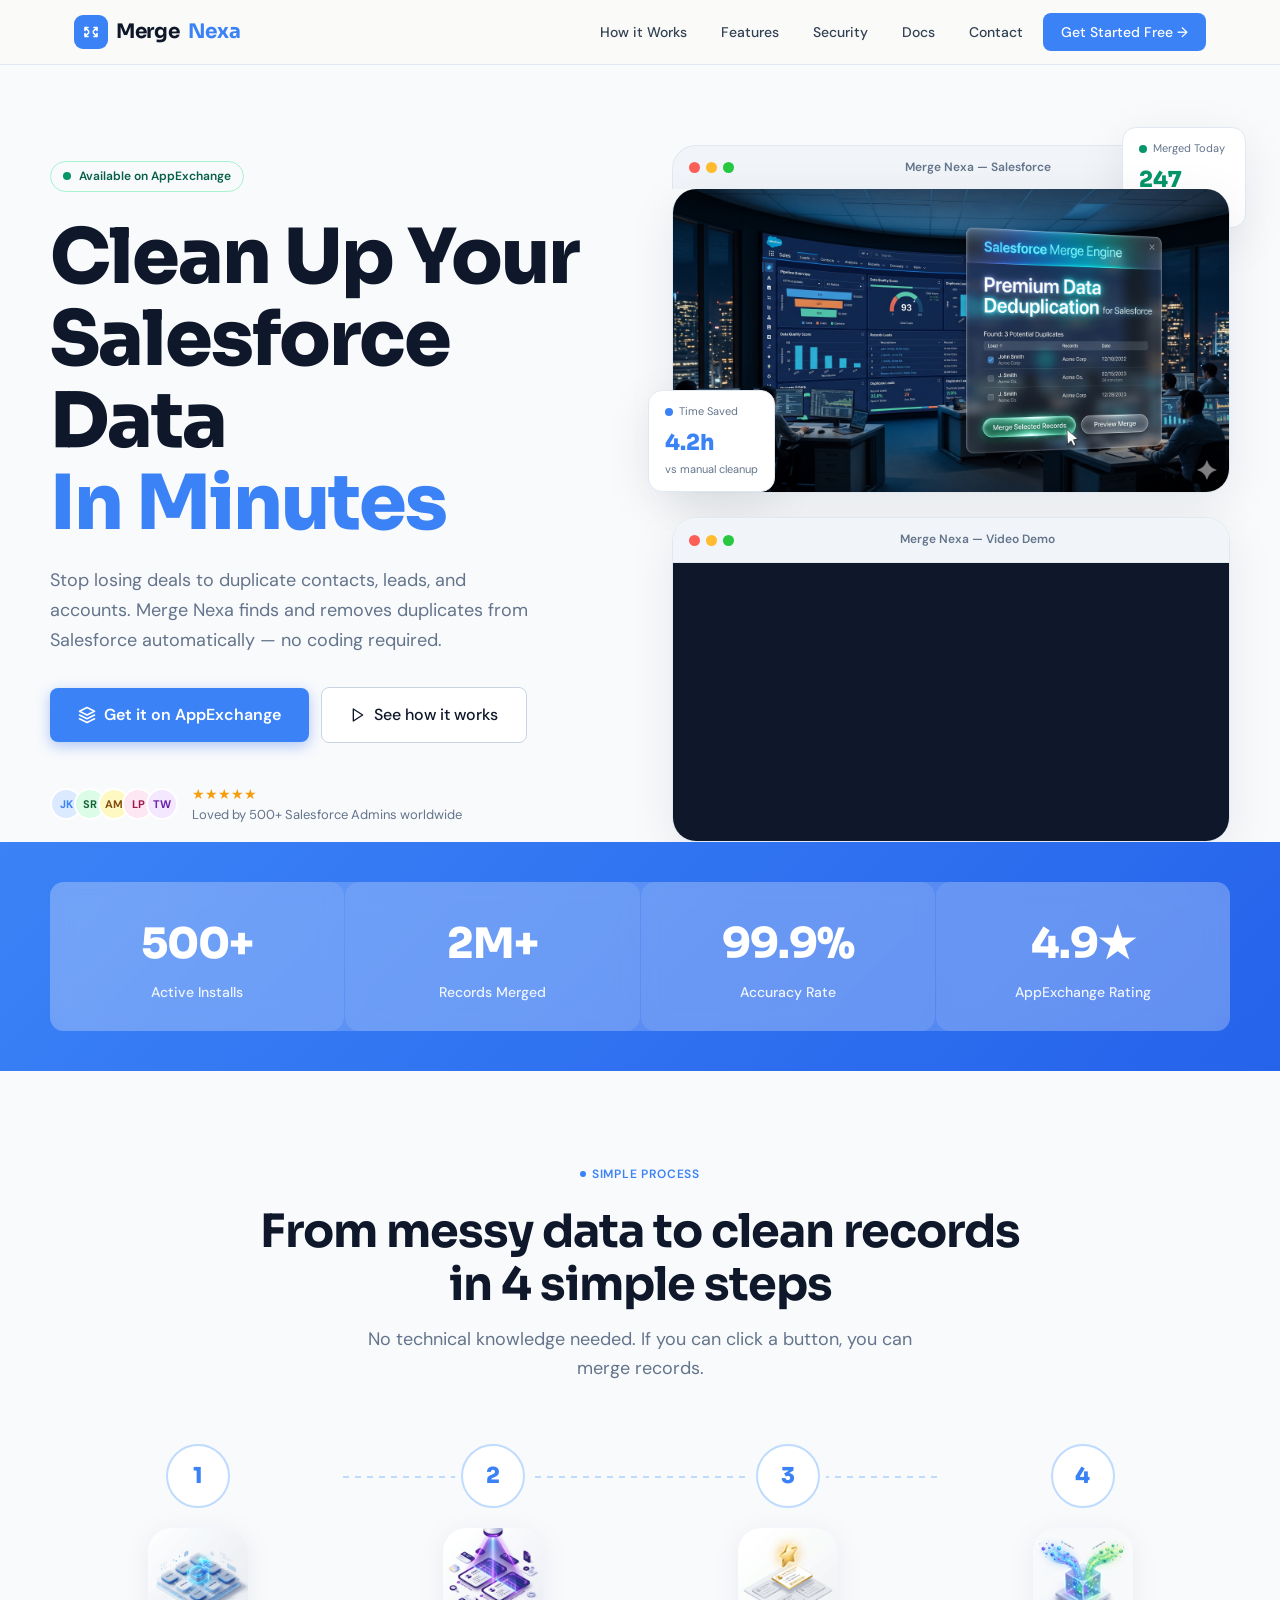
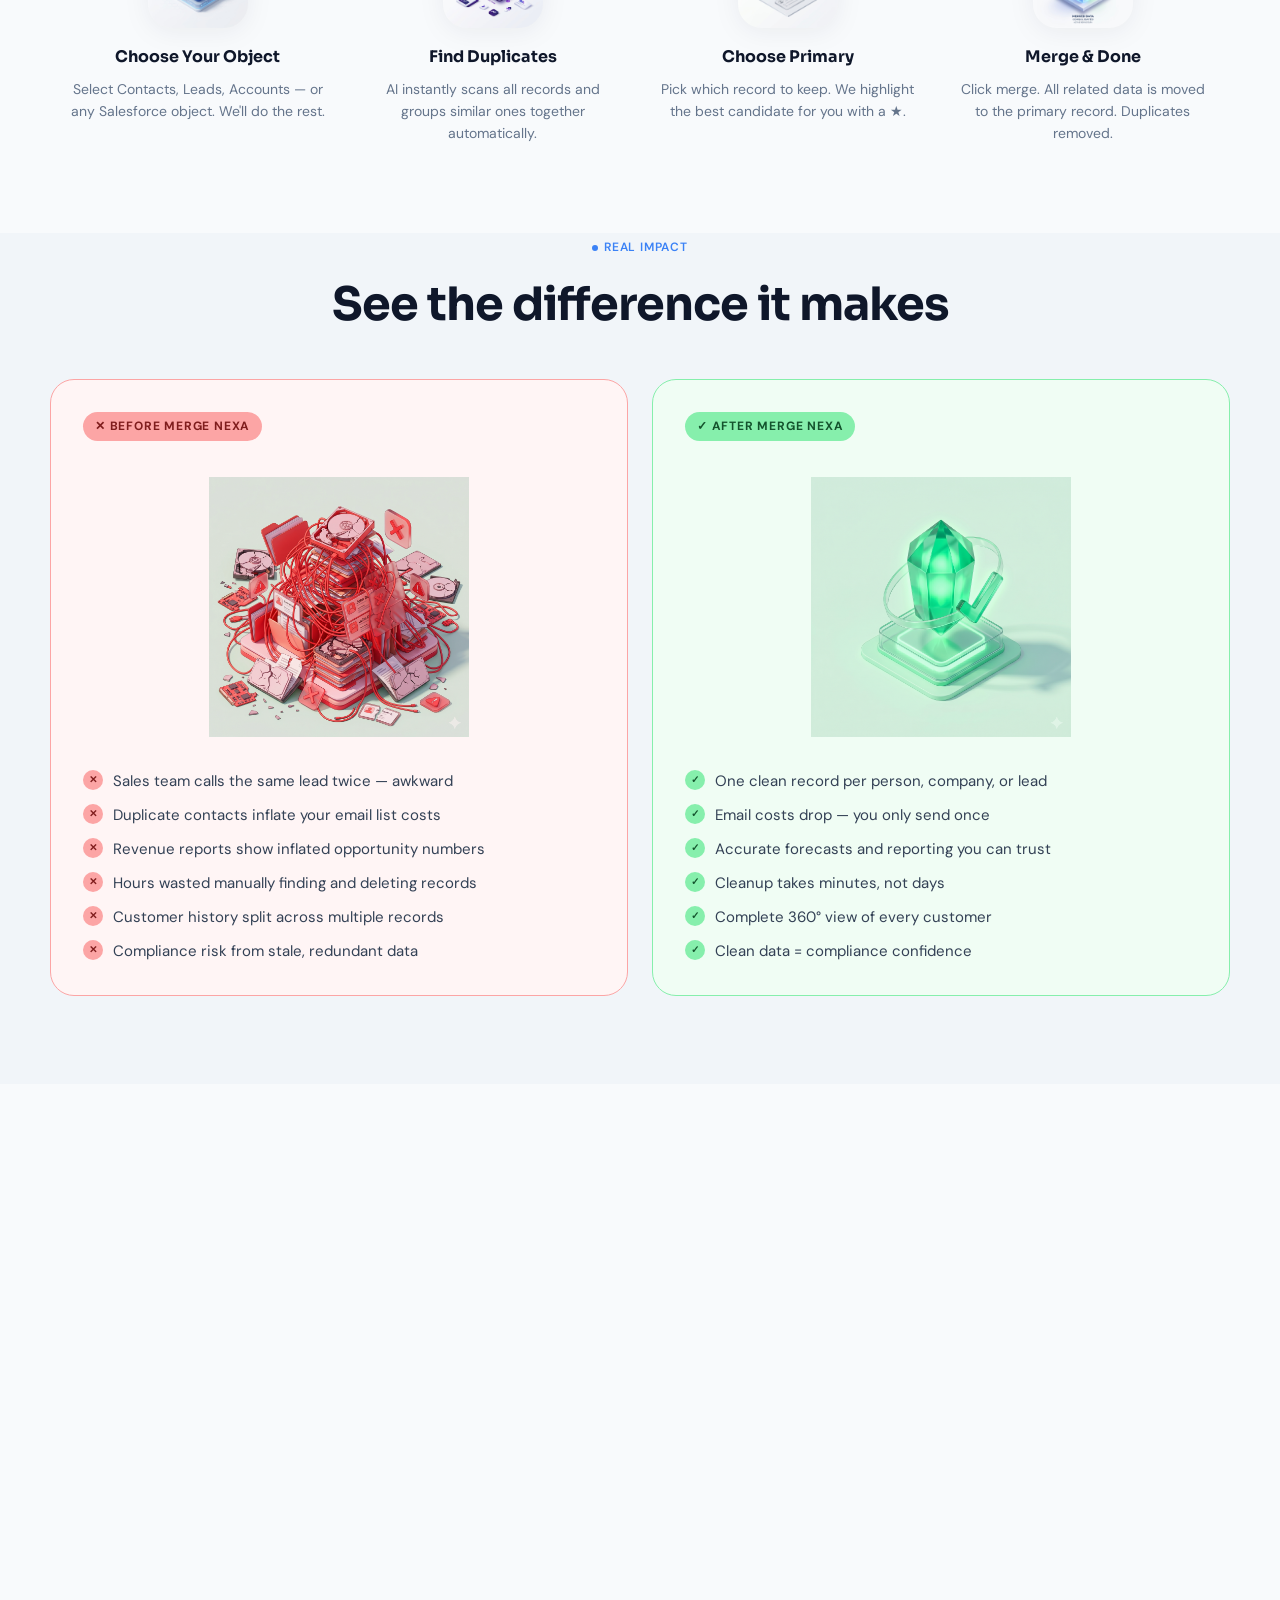
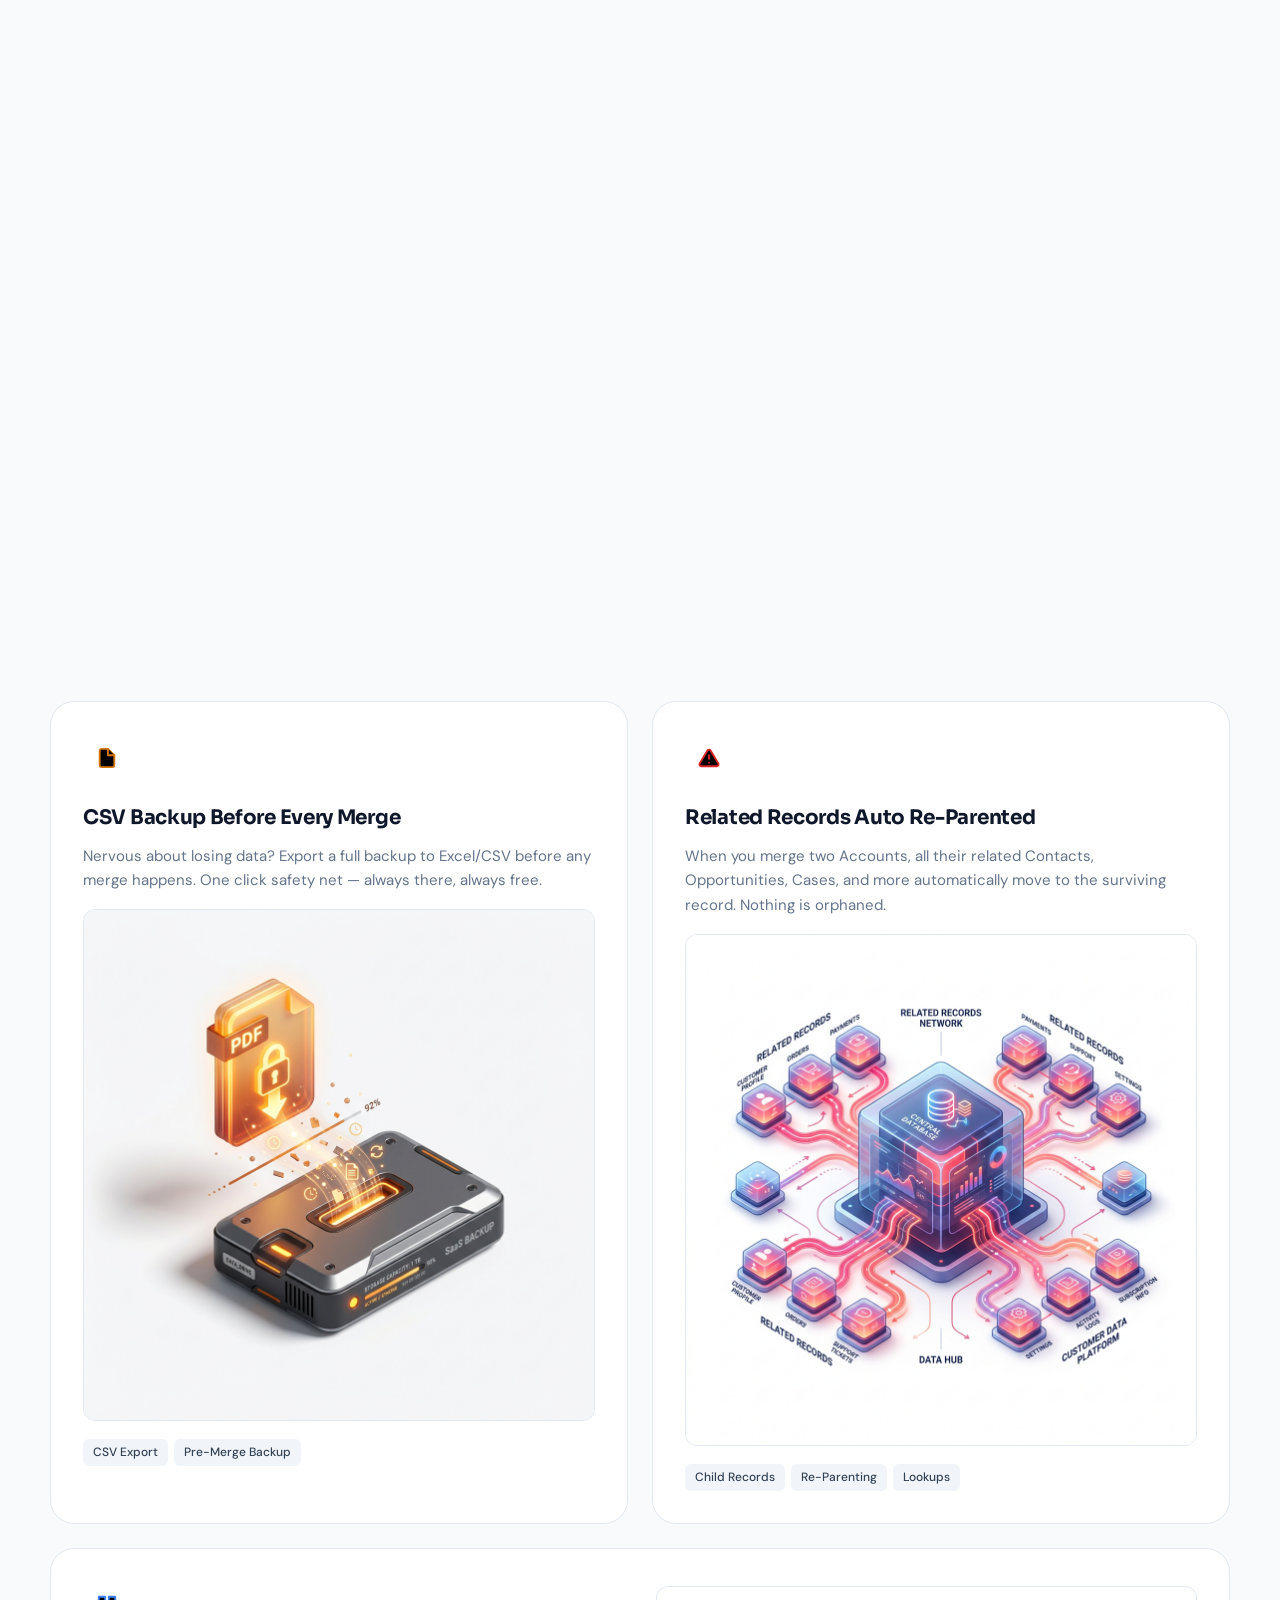
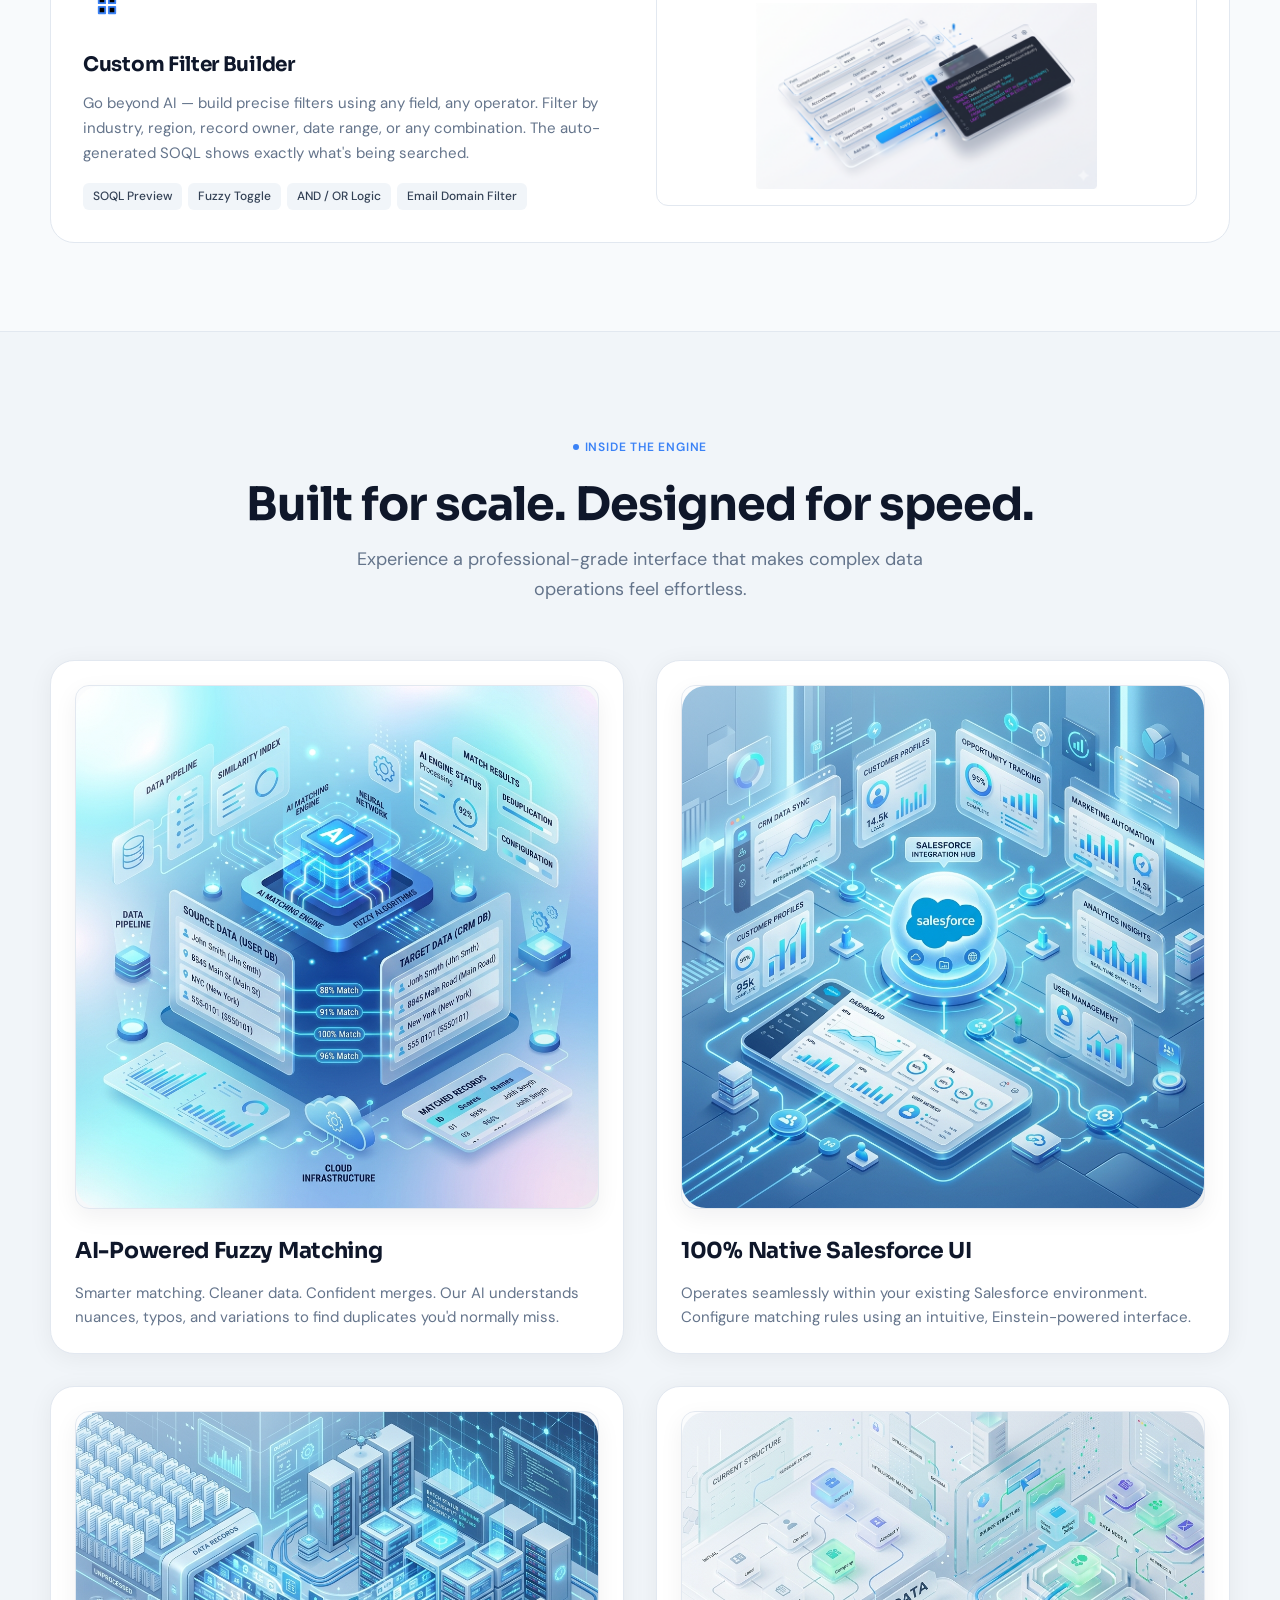
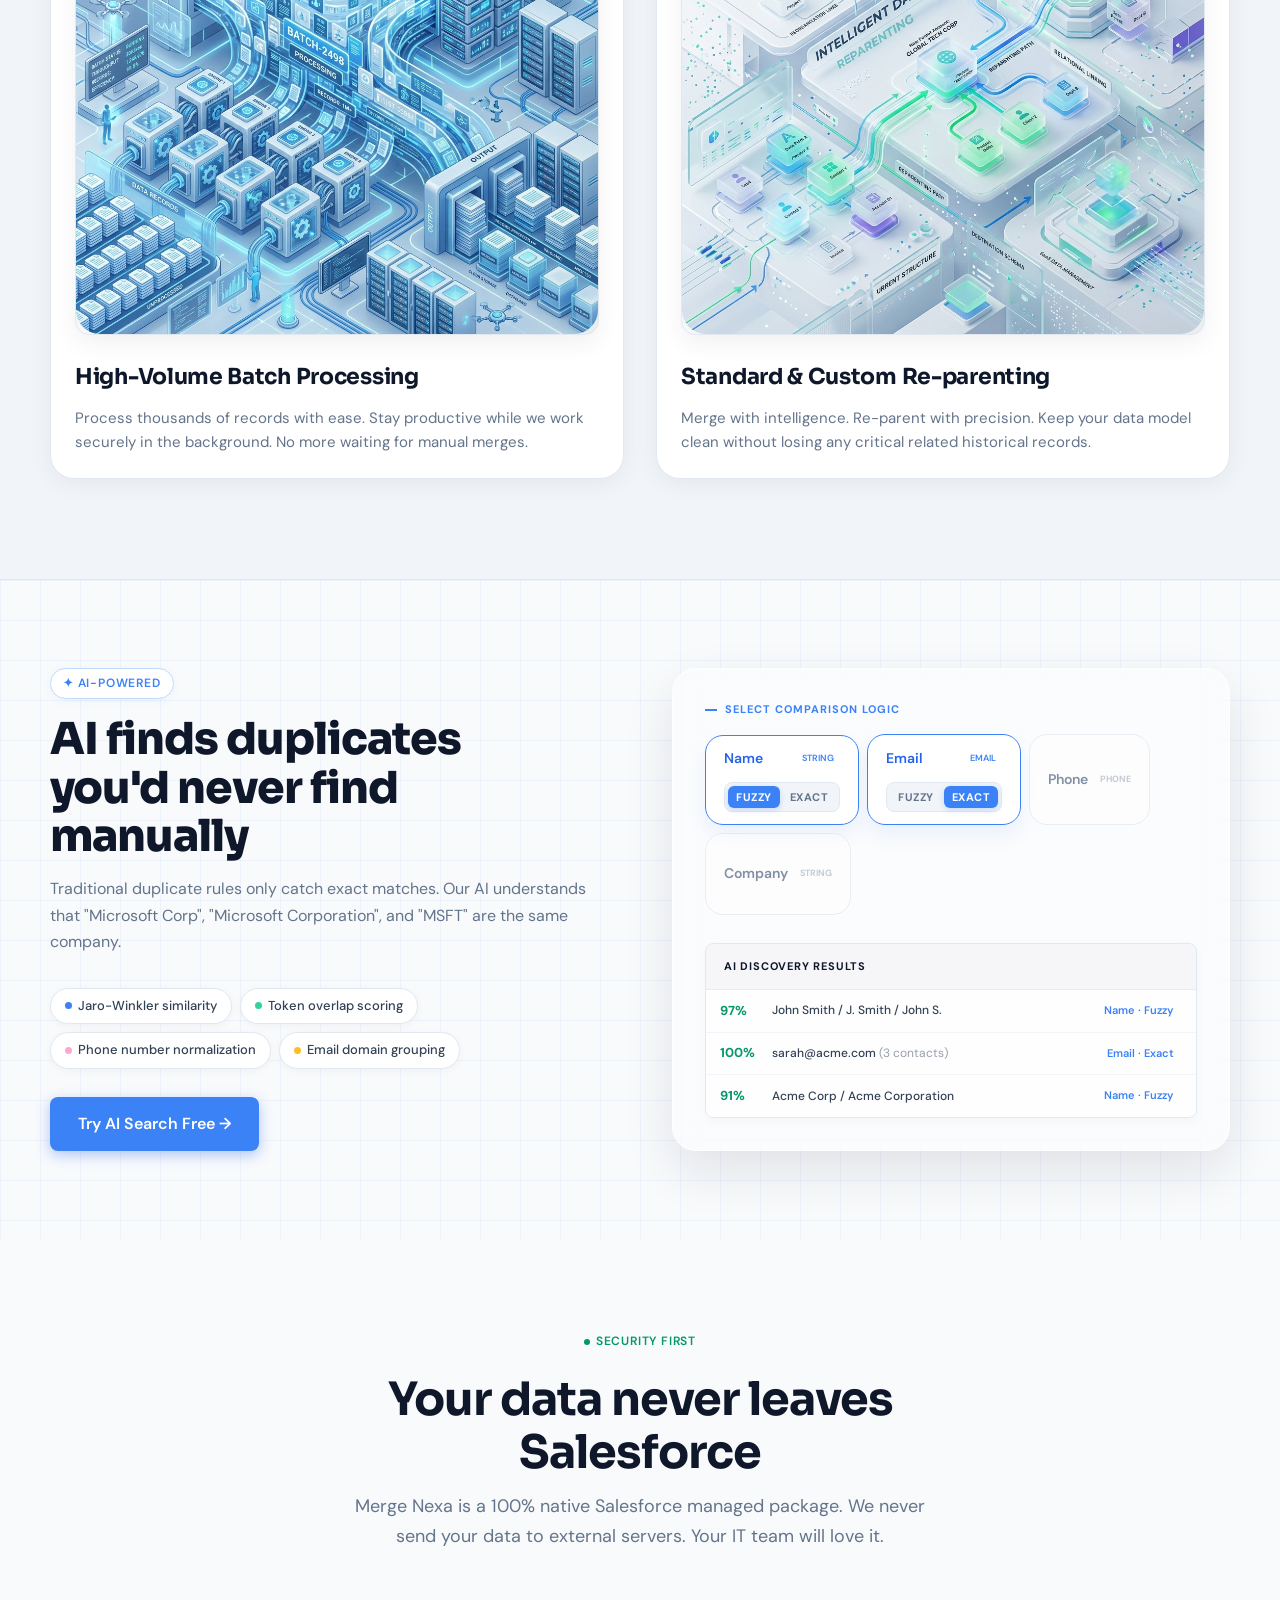
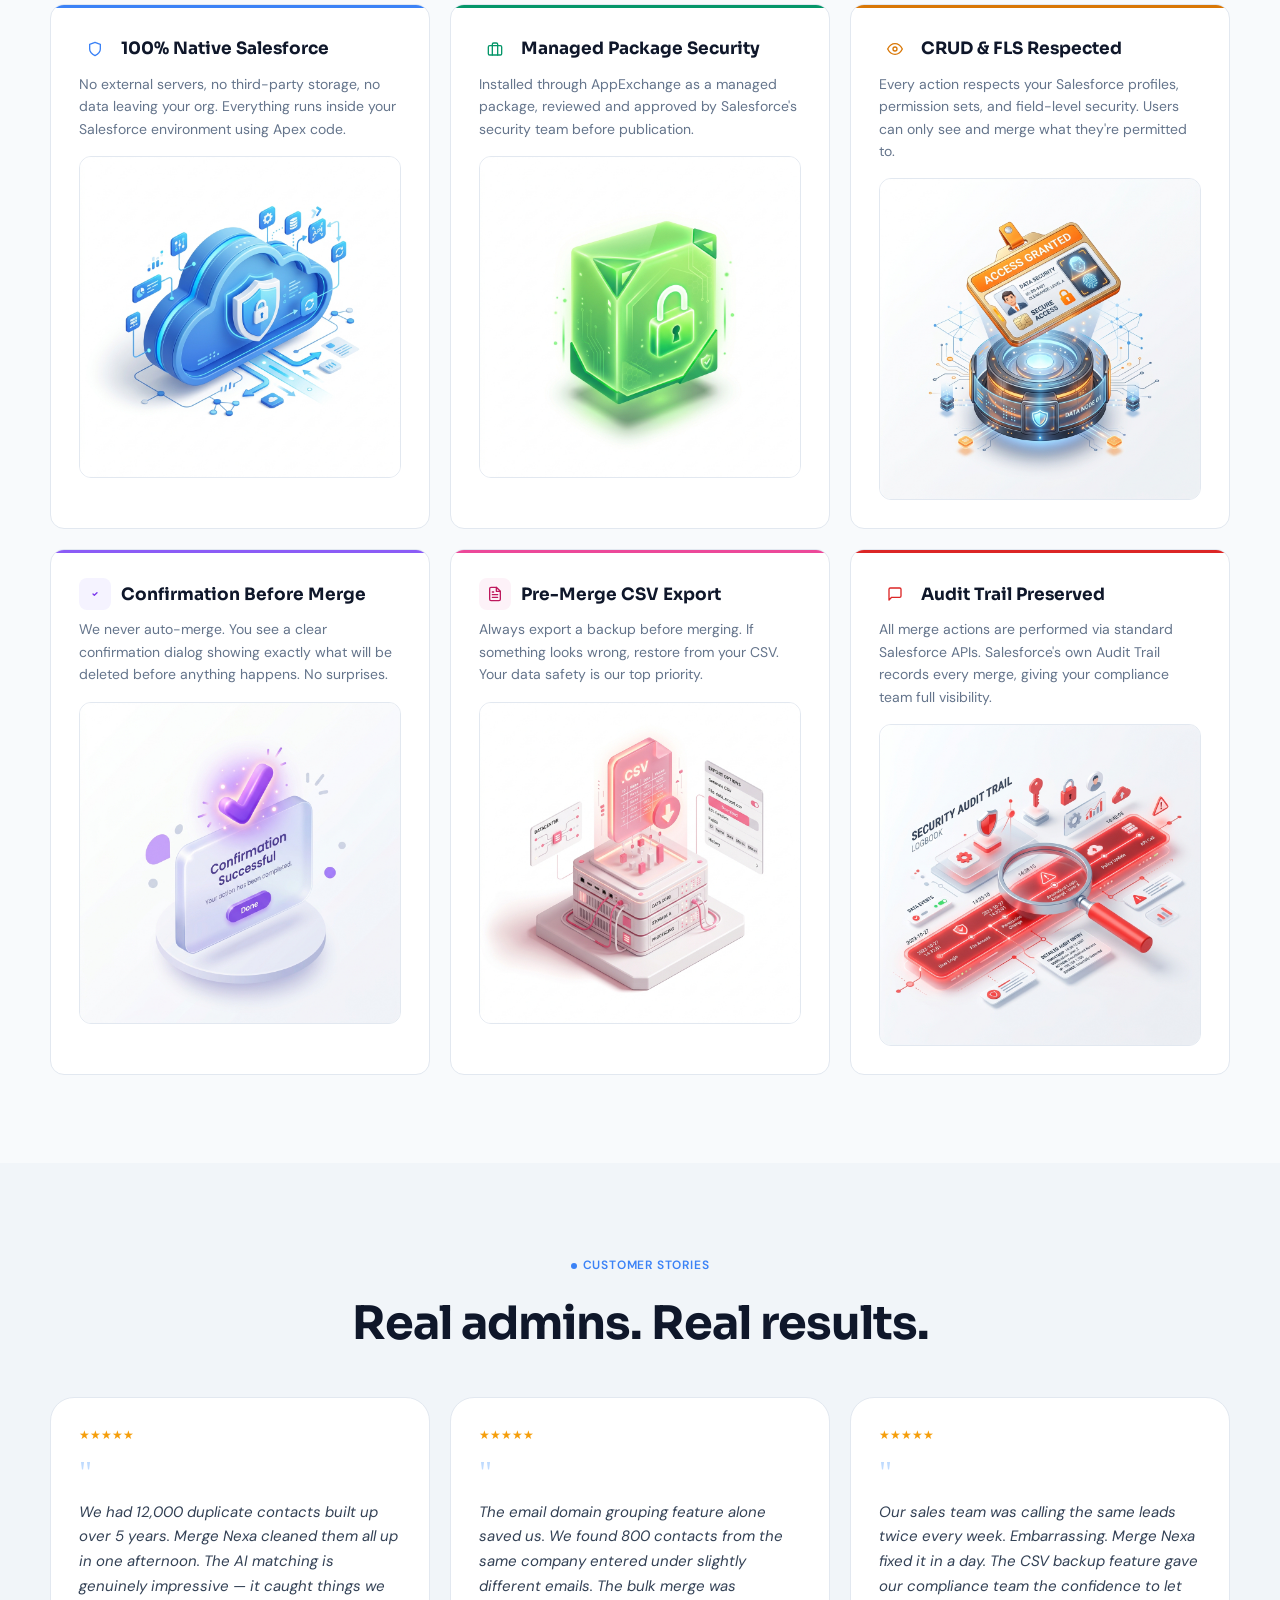
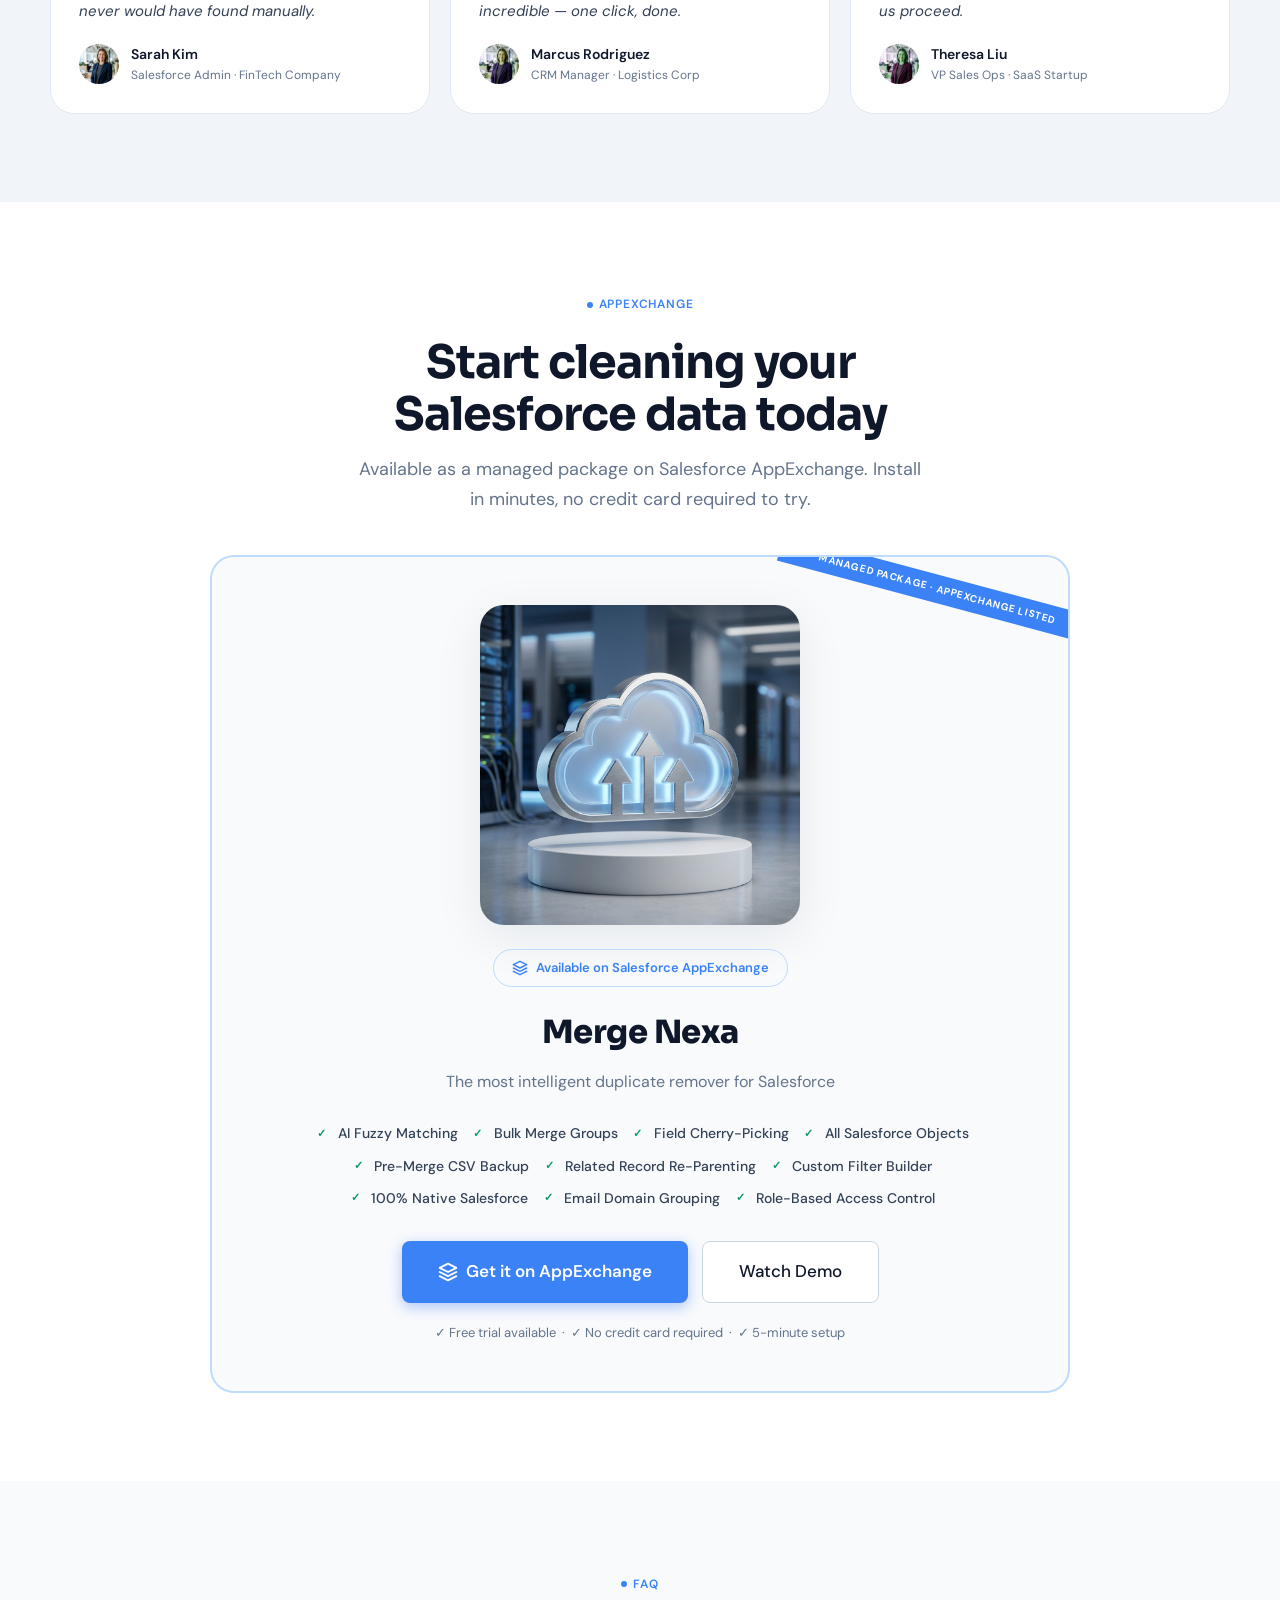
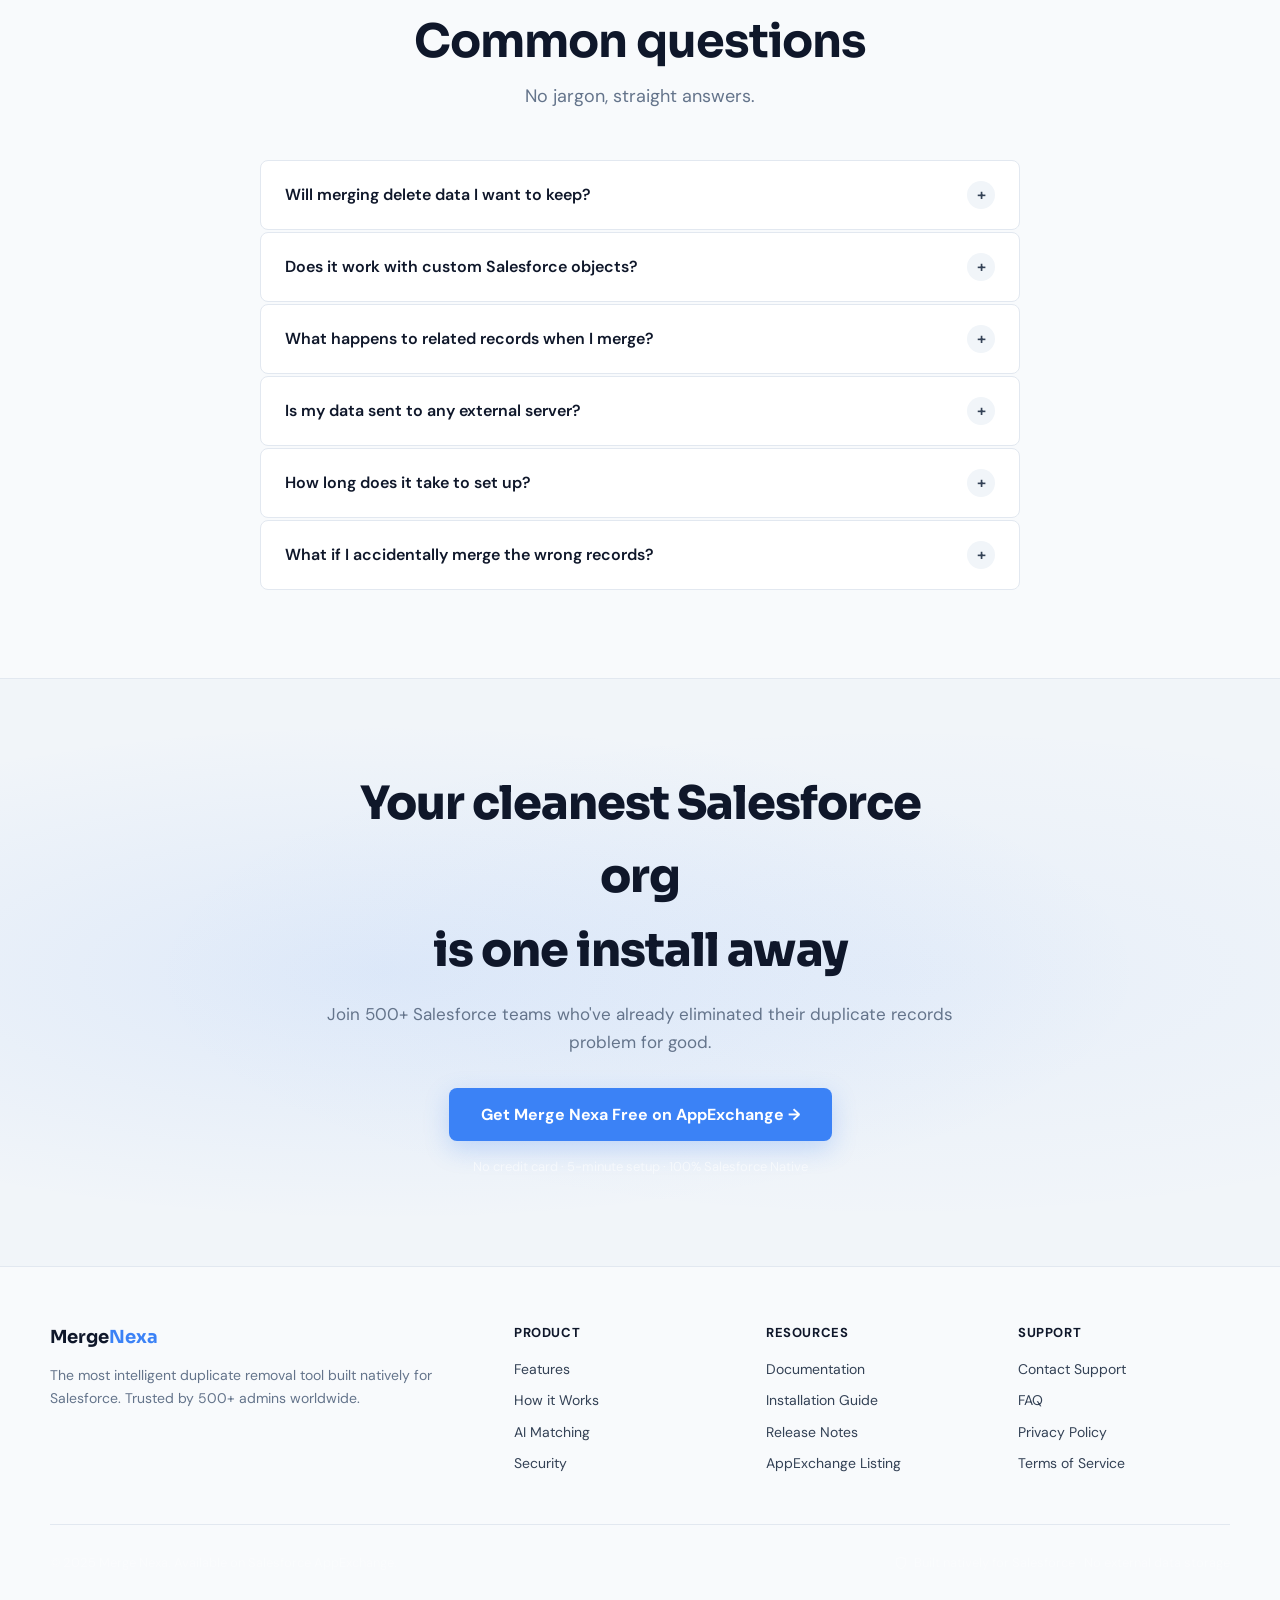
<file: index.html>
<!DOCTYPE html>
<html lang="en">
<head>
<meta charset="UTF-8">
<meta name="viewport" content="width=device-width, initial-scale=1.0">
<title>Merge Nexa — Salesforce Duplicate Cleaner</title>
<meta name="description" content="Stop losing deals to duplicate contacts, leads, and accounts. Merge Nexa finds and removes duplicates from Salesforce automatically — no coding required.">
<link rel="preconnect" href="https://fonts.googleapis.com">
<link rel="preconnect" href="https://fonts.gstatic.com" crossorigin>
<link href="https://fonts.googleapis.com/css2?family=Sora:wght@300;400;500;600;700;800&family=DM+Sans:ital,opsz,wght@0,9..40,300;0,9..40,400;0,9..40,500;0,9..40,600;1,9..40,300&display=swap" rel="stylesheet">
<link rel="stylesheet" href="css/styles.css">
</head>
<body>

<!-- LOADER -->
<div id="loader">
  <div class="loader-logo">Merge<span>Nexa</span></div>
  <div class="loader-track"><div class="loader-fill" id="loaderFill"></div></div>
  <div class="loader-msg" id="loaderMsg">Loading…</div>
</div>

<!-- NAV -->
<nav id="mainNav">
  <div class="nav-inner">
    <a href="index.html" class="nav-logo">
      <div class="logo-icon">
        <svg viewBox="0 0 24 24"><path d="M8 6H4v4M4 6l5 5M16 6h4v4M20 6l-5 5M8 18H4v-4M4 18l5-5M16 18h4v-4M20 18l-5-5"/></svg>
      </div>
      Merge<span style="color:var(--accent)">Nexa</span>
    </a>
    <div class="nav-links">
      <a href="#how-it-works">How it Works</a>
      <a href="pages/features.html">Features</a>
      <a href="#security">Security</a>
      <a href="pages/documentation.html">Docs</a>
      <a href="pages/contact.html">Contact</a>
      <a href="#get-started" class="nav-cta">Get Started Free →</a>
    </div>
    <button class="nav-hamburger" id="hamburger" aria-label="Menu">
      <span></span><span></span><span></span>
    </button>
  </div>
</nav>
<div class="mobile-menu" id="mobileMenu">
  <a href="#how-it-works" onclick="closeMobileMenu()">How it Works</a>
  <a href="pages/features.html" onclick="closeMobileMenu()">Features</a>
  <a href="#security" onclick="closeMobileMenu()">Security</a>
  <a href="pages/documentation.html" onclick="closeMobileMenu()">Docs</a>
  <a href="pages/contact.html" onclick="closeMobileMenu()">Contact</a>
  <a href="#get-started" onclick="closeMobileMenu()" style="background:var(--accent-soft);color:var(--accent);font-weight:600">Get Started Free →</a>
</div>

<!-- HERO -->
<section class="hero">
  <div class="hero-inner">
    <div>
      <div class="hero-badge">
        <span class="pulse"></span>
        Available on AppExchange
      </div>
      <h1 class="hero-headline reveal">Clean Up Your<br>Salesforce Data<br><em>In Minutes</em></h1>
      <p class="hero-desc reveal reveal-delay-1">Stop losing deals to duplicate contacts, leads, and accounts. Merge Nexa finds and removes duplicates from Salesforce automatically — no coding required.</p>
      <div class="hero-actions reveal reveal-delay-2">
        <a href="https://appexchange.salesforce.com" target="_blank" class="btn-primary">
          <svg width="18" height="18" viewBox="0 0 24 24" fill="none" stroke="currentColor" stroke-width="2.2" stroke-linecap="round" stroke-linejoin="round"><path d="M12 2L2 7l10 5 10-5-10-5zM2 17l10 5 10-5M2 12l10 5 10-5"/></svg>
          Get it on AppExchange
        </a>
        <a href="#how-it-works" class="btn-secondary">
          <svg width="16" height="16" viewBox="0 0 24 24" fill="none" stroke="currentColor" stroke-width="2" stroke-linecap="round" stroke-linejoin="round"><polygon points="5 3 19 12 5 21 5 3"/></svg>
          See how it works
        </a>
      </div>
      <div class="hero-trust reveal reveal-delay-3">
        <div class="hero-trust-avatars">
          <div class="avatar" style="background:#dbeafe;color:var(--accent)">JK</div>
          <div class="avatar" style="background:#dcfce7;color:#166534">SR</div>
          <div class="avatar" style="background:#fef9c3;color:#854d0e">AM</div>
          <div class="avatar" style="background:#fce7f3;color:#9d174d">LP</div>
          <div class="avatar" style="background:#f3e8ff;color:#6b21a8">TW</div>
        </div>
        <div>
          <div class="hero-stars">★★★★★</div>
          <div class="hero-trust-text">Loved by 500+ Salesforce Admins worldwide</div>
        </div>
      </div>
    </div>
    <div class="hero-visual reveal reveal-delay-1">
      <div class="floating-card fc-1">
        <div class="fc-icon"><div class="fc-dot" style="background:var(--green)"></div><span style="font-size:11px;color:var(--ink3)">Merged Today</span></div>
        <div class="fc-num" style="color:var(--green)">247</div>
        <div class="fc-label">duplicate records</div>
      </div>
      <div class="mockup-bar" style="border-radius: var(--radius-lg) var(--radius-lg) 0 0; border: 1px solid var(--border); border-bottom: none;">
        <div class="mockup-dots">
          <div class="mockup-dot r"></div>
          <div class="mockup-dot y"></div>
          <div class="mockup-dot g"></div>
        </div>
        <div class="mockup-title">Merge Nexa — Salesforce</div>
      </div>
      <img src="images/app-hero.png" alt="Merge Nexa Premium Dashboard" class="hero-mockup-img" style="width:100%; height:auto;  box-shadow:var(--shadow-lg); animation:floatUp 0.8s ease 0.3s both; display:block; border:1px solid var(--border); border-top:none; background:var(--ink);">
      
      <div style="margin-top: 24px; border-radius: var(--radius-lg); box-shadow: var(--shadow-lg); animation: floatUp 0.8s ease 0.4s both; border: 1px solid var(--border); overflow: hidden; position: relative; z-index: 1;">
        <div class="mockup-bar" style="border-bottom: none;">
          <div class="mockup-dots">
            <div class="mockup-dot r"></div>
            <div class="mockup-dot y"></div>
            <div class="mockup-dot g"></div>
          </div>
          <div class="mockup-title">Merge Nexa — Video Demo</div>
        </div>
        <video src="images/hero-video.mp4" autoplay loop muted playsinline style="width: 100%; height: auto; display: block; background: var(--ink); border-top: 1px solid var(--border);"></video>
      </div>
      <div class="floating-card fc-2">
        <div class="fc-icon"><div class="fc-dot" style="background:var(--accent)"></div><span style="font-size:11px;color:var(--ink3)">Time Saved</span></div>
        <div class="fc-num">4.2h</div>
        <div class="fc-label">vs manual cleanup</div>
      </div>
    </div>
  </div>
</section>

<!-- STATS BAR -->
<div class="stats-bar">
  <div class="stats-inner">
    <div class="stat-item"><div class="stat-num">500+</div><div class="stat-label">Active Installs</div></div>
    <div class="stat-item"><div class="stat-num">2M+</div><div class="stat-label">Records Merged</div></div>
    <div class="stat-item"><div class="stat-num">99.9%</div><div class="stat-label">Accuracy Rate</div></div>
    <div class="stat-item"><div class="stat-num">4.9★</div><div class="stat-label">AppExchange Rating</div></div>
  </div>
</div>

<!-- HOW IT WORKS -->
<section class="section" id="how-it-works">
  <div class="section-inner">
    <div style="text-align:center" class="reveal">
      <div class="section-tag"><div class="dot"></div> Simple Process</div>
      <h2 class="section-headline">From messy data to clean records<br>in 4 simple steps</h2>
      <p class="section-sub center">No technical knowledge needed. If you can click a button, you can merge records.</p>
    </div>
    <div class="steps">
      <div class="step-card reveal">
        <div class="step-num">1</div>
        <img src="images/how_img_obj.png" alt="Choose Your Object" style="width:100px; height:100px; object-fit:contain; margin:16px auto; display:block; filter:drop-shadow(0 4px 12px rgba(15,23,42,0.06));">
        <div class="step-title">Choose Your Object</div>
        <div class="step-desc">Select Contacts, Leads, Accounts — or any Salesforce object. We'll do the rest.</div>
      </div>
      <div class="step-card reveal reveal-delay-1">
        <div class="step-num">2</div>
        <img src="images/how_img_scan.png" alt="Find Duplicates" style="width:100px; height:100px; object-fit:contain; margin:16px auto; display:block; filter:drop-shadow(0 4px 12px rgba(15,23,42,0.06));">
        <div class="step-title">Find Duplicates</div>
        <div class="step-desc">AI instantly scans all records and groups similar ones together automatically.</div>
      </div>
      <div class="step-card reveal reveal-delay-2">
        <div class="step-num">3</div>
        <img src="images/how_img_star.png" alt="Choose Primary" style="width:100px; height:100px; object-fit:contain; margin:16px auto; display:block; filter:drop-shadow(0 4px 12px rgba(15,23,42,0.06));">
        <div class="step-title">Choose Primary</div>
        <div class="step-desc">Pick which record to keep. We highlight the best candidate for you with a ★.</div>
      </div>
      <div class="step-card reveal reveal-delay-3">
        <div class="step-num">4</div>
        <img src="images/how_img_merge.png" alt="Merge &amp; Done" style="width:100px; height:100px; object-fit:contain; margin:16px auto; display:block; filter:drop-shadow(0 4px 12px rgba(15,23,42,0.06));">
        <div class="step-title">Merge &amp; Done</div>
        <div class="step-desc">Click merge. All related data is moved to the primary record. Duplicates removed.</div>
      </div>
    </div>
  </div>
</section>

<!-- BEFORE AFTER -->
<section class="section" style="background:var(--bg2);padding-top:0">
  <div class="section-inner">
    <div class="reveal" style="text-align:center">
      <div class="section-tag"><div class="dot"></div> Real Impact</div>
      <h2 class="section-headline">See the difference it makes</h2>
    </div>
    <div class="ba-grid">
      <div class="ba-card before reveal">
        <div class="ba-label">✕ Before Merge Nexa</div>
        <img src="images/ba_img_before.png" alt="Before Merge Nexa Messy Data" style="width:100%; height:260px; object-fit:contain; margin:16px 0 32px; mix-blend-mode:multiply;">
        <ul class="ba-list">
          <li><div class="icon">✕</div>Sales team calls the same lead twice — awkward</li>
          <li><div class="icon">✕</div>Duplicate contacts inflate your email list costs</li>
          <li><div class="icon">✕</div>Revenue reports show inflated opportunity numbers</li>
          <li><div class="icon">✕</div>Hours wasted manually finding and deleting records</li>
          <li><div class="icon">✕</div>Customer history split across multiple records</li>
          <li><div class="icon">✕</div>Compliance risk from stale, redundant data</li>
        </ul>
      </div>
      <div class="ba-card after reveal reveal-delay-1">
        <div class="ba-label">✓ After Merge Nexa</div>
        <img src="images/ba_img_after.png" alt="After Merge Nexa Clean Data" style="width:100%; height:260px; object-fit:contain; margin:16px 0 32px; mix-blend-mode:multiply;">
        <ul class="ba-list">
          <li><div class="icon">✓</div>One clean record per person, company, or lead</li>
          <li><div class="icon">✓</div>Email costs drop — you only send once</li>
          <li><div class="icon">✓</div>Accurate forecasts and reporting you can trust</li>
          <li><div class="icon">✓</div>Cleanup takes minutes, not days</li>
          <li><div class="icon">✓</div>Complete 360° view of every customer</li>
          <li><div class="icon">✓</div>Clean data = compliance confidence</li>
        </ul>
      </div>
    </div>
  </div>
</section>

<!-- FEATURES -->
<section class="section" id="features">
  <div class="section-inner">
    <div class="reveal">
      <div class="section-tag"><div class="dot"></div> Features</div>
      <h2 class="section-headline">Everything you need to<br>keep Salesforce clean</h2>
      <p class="section-sub">Built specifically for Salesforce Admins and Operations teams who need results, not complexity.</p>
    </div>
    <div class="features-grid">
      <div class="feature-card reveal">
        <div class="feature-icon blue">
          <svg viewBox="0 0 24 24"><circle cx="12" cy="12" r="3"/><path d="M12 1v4M12 19v4M4.22 4.22l2.83 2.83M16.95 16.95l2.83 2.83M1 12h4M19 12h4M4.22 19.78l2.83-2.83M16.95 7.05l2.83-2.83"/></svg>
        </div>
        <h3>AI Smart Matching</h3>
        <p>Our AI uses fuzzy logic to find near-matches that exact search would miss. "John Smith" and "J. Smith" at the same company — detected automatically.</p>
        <img src="images/feat_img_ai.png" alt="AI Smart Matching" style="width:100%; height:auto;  object-fit:cover; object-position:center top; border-radius:12px; margin:16px 0; border:1px solid var(--border);">
        <div class="feature-tags">
          <span class="feature-tag">Fuzzy Match</span>
          <span class="feature-tag">Exact Match</span>
          <span class="feature-tag">AI-Powered</span>
        </div>
      </div>
      <div class="feature-card reveal reveal-delay-1">
        <div class="feature-icon green">
          <svg viewBox="0 0 24 24"><path d="M9 12l2 2 4-4M21 12a9 9 0 11-18 0 9 9 0 0118 0"/></svg>
        </div>
        <h3>Bulk Merge Groups</h3>
        <p>Don't just merge one at a time. Review and approve multiple duplicate groups at once, then merge them all in a single click. Thousands of records, minutes not hours.</p>
        <img src="images/feat_img_bulk.png" alt="Bulk Merge Groups" style="width:100%; height:auto;  object-fit:cover; object-position:center top; border-radius:12px; margin:16px 0; border:1px solid var(--border);">
        <div class="feature-tags">
          <span class="feature-tag">Multi-Group</span>
          <span class="feature-tag">Bulk Processing</span>
        </div>
      </div>
      <div class="feature-card reveal">
        <div class="feature-icon amber">
          <svg viewBox="0 0 24 24"><path d="M13 2H6a2 2 0 00-2 2v16a2 2 0 002 2h12a2 2 0 002-2V9z"/><polyline points="13 2 13 9 20 9"/></svg>
        </div>
        <h3>CSV Backup Before Every Merge</h3>
        <p>Nervous about losing data? Export a full backup to Excel/CSV before any merge happens. One click safety net — always there, always free.</p>
        <img src="images/feat_img_backup.png" alt="CSV Backup Before Every Merge" style="width:100%; height:auto;  object-fit:cover; object-position:center top; border-radius:12px; margin:16px 0; border:1px solid var(--border);">
        <div class="feature-tags">
          <span class="feature-tag">CSV Export</span>
          <span class="feature-tag">Pre-Merge Backup</span>
        </div>
      </div>
      <div class="feature-card reveal reveal-delay-1">
        <div class="feature-icon red">
          <svg viewBox="0 0 24 24"><path d="M10.29 3.86L1.82 18a2 2 0 001.71 3h16.94a2 2 0 001.71-3L13.71 3.86a2 2 0 00-3.42 0z"/><line x1="12" y1="9" x2="12" y2="13"/><line x1="12" y1="17" x2="12.01" y2="17"/></svg>
        </div>
        <h3>Related Records Auto Re-Parented</h3>
        <p>When you merge two Accounts, all their related Contacts, Opportunities, Cases, and more automatically move to the surviving record. Nothing is orphaned.</p>
        <img src="images/feat_img_related.png" alt="Related Records Auto Re-Parented" style="width:100%; height:auto;  object-fit:cover; object-position:center top; border-radius:12px; margin:16px 0; border:1px solid var(--border);">
        <div class="feature-tags">
          <span class="feature-tag">Child Records</span>
          <span class="feature-tag">Re-Parenting</span>
          <span class="feature-tag">Lookups</span>
        </div>
      </div>
      <div class="feature-card wide reveal">
        <div style="display:grid;grid-template-columns:1fr 1fr;gap:32px;align-items:center">
          <div>
            <div class="feature-icon blue">
              <svg viewBox="0 0 24 24"><rect x="3" y="3" width="7" height="7"/><rect x="14" y="3" width="7" height="7"/><rect x="14" y="14" width="7" height="7"/><rect x="3" y="14" width="7" height="7"/></svg>
            </div>
            <h3>Custom Filter Builder</h3>
            <p>Go beyond AI — build precise filters using any field, any operator. Filter by industry, region, record owner, date range, or any combination. The auto-generated SOQL shows exactly what's being searched.</p>
            <div class="feature-tags">
              <span class="feature-tag">SOQL Preview</span>
              <span class="feature-tag">Fuzzy Toggle</span>
              <span class="feature-tag">AND / OR Logic</span>
              <span class="feature-tag">Email Domain Filter</span>
            </div>
          </div>
          <img src="images/ba_filter_builder.png" alt="Custom Filter Builder and SOQL Preview" style="width:100%; height:220px; object-fit:contain; border-radius:12px; background:#fff; border:1px solid var(--border); padding:16px;">
        </div>
      </div>
    </div>
  </div>
</section>

<!-- PRODUCT TOUR -->
<section class="product-tour" id="tour">
  <div class="section-inner">
    <div style="text-align:center" class="reveal">
      <div class="section-tag"><div class="dot"></div> Inside the Engine</div>
      <h2 class="section-headline">Built for scale. Designed for speed.</h2>
      <p class="section-sub center">Experience a professional-grade interface that makes complex data operations feel effortless.</p>
    </div>

    <div class="tour-grid">
      <!-- Image 1: AI Similarity Filter -->
      <div class="tour-card reveal">
        <div class="tour-image-wrapper">
          <img src="images/ai-fuzzy-matching.png" alt="AI Similarity Filter" class="tour-img">
          <div class="tour-glass-overlay"></div>
        </div>
        <div class="tour-content">
          <h3>AI-Powered Fuzzy Matching</h3>
          <p>Smarter matching. Cleaner data. Confident merges. Our AI understands nuances, typos, and variations to find duplicates you'd normally miss.</p>
        </div>
      </div>

      <!-- Image 2: Native Salesforce Setup -->
      <div class="tour-card reveal reveal-delay-1">
        <div class="tour-image-wrapper">
          <img src="images/salesforce-native-ui.png" alt="Native Salesforce Integration" class="tour-img">
          <div class="tour-glass-overlay"></div>
        </div>
        <div class="tour-content">
          <h3>100% Native Salesforce UI</h3>
          <p>Operates seamlessly within your existing Salesforce environment. Configure matching rules using an intuitive, Einstein-powered interface.</p>
        </div>
      </div>

      <!-- Image 3: Batch Processing -->
      <div class="tour-card reveal">
        <div class="tour-image-wrapper">
          <img src="images/batch-processing.png" alt="Batch Processing" class="tour-img">
          <div class="tour-glass-overlay"></div>
        </div>
        <div class="tour-content">
          <h3>High-Volume Batch Processing</h3>
          <p>Process thousands of records with ease. Stay productive while we work securely in the background. No more waiting for manual merges.</p>
        </div>
      </div>

      <!-- Image 4: Intelligent Re-parenting -->
      <div class="tour-card reveal reveal-delay-1">
        <div class="tour-image-wrapper">
          <img src="images/intelligent-reparenting.png" alt="Intelligent Re-parenting" class="tour-img">
          <div class="tour-glass-overlay"></div>
        </div>
        <div class="tour-content">
          <h3>Standard &amp; Custom Re-parenting</h3>
          <p>Merge with intelligence. Re-parent with precision. Keep your data model clean without losing any critical related historical records.</p>
        </div>
      </div>
    </div>
  </div>
</section>

<!-- AI SECTION -->
<section class="ai-section" id="ai">
  <div class="ai-bg-grid"></div>
  <div class="ai-inner">
    <div class="reveal">
      <div class="ai-tag">✦ AI-Powered</div>
      <h2 class="ai-headline">AI finds duplicates<br>you'd never find<br>manually</h2>
      <p class="ai-sub">Traditional duplicate rules only catch exact matches. Our AI understands that "Microsoft Corp", "Microsoft Corporation", and "MSFT" are the same company.</p>
      <div class="ai-chips">
        <div class="ai-chip"><div class="chip-dot"></div>Jaro-Winkler similarity</div>
        <div class="ai-chip"><div class="chip-dot" style="background:#34d399"></div>Token overlap scoring</div>
        <div class="ai-chip"><div class="chip-dot" style="background:#f9a8d4"></div>Phone number normalization</div>
        <div class="ai-chip"><div class="chip-dot" style="background:#fbbf24"></div>Email domain grouping</div>
      </div>
      <a href="#get-started" class="btn-primary" style="display:inline-flex">Try AI Search Free →</a>
    </div>
    <div class="ai-visual reveal reveal-delay-1">
      <div style="font-size:11px;font-weight:700;color:var(--accent);text-transform:uppercase;letter-spacing:1px;margin-bottom:16px;display:flex;align-items:center;gap:8px">
        <div style="width:12px;height:2px;background:var(--accent)"></div> Select Comparison Logic
      </div>
      <div class="ai-field-grid">
        <div class="ai-field-chip selected">
          <div style="display:flex;justify-content:space-between;align-items:center;width:100%">
            <span>Name</span>
            <span style="font-size:9px;color:var(--accent);background:var(--accent-soft);padding:2px 6px;border-radius:4px">STRING</span>
          </div>
          <div class="ai-mode-row">
            <button class="ai-mode-btn active">Fuzzy</button>
            <button class="ai-mode-btn">Exact</button>
          </div>
        </div>
        <div class="ai-field-chip selected">
          <div style="display:flex;justify-content:space-between;align-items:center;width:100%">
            <span>Email</span>
            <span style="font-size:9px;color:var(--accent);background:var(--accent-soft);padding:2px 6px;border-radius:4px">EMAIL</span>
          </div>
          <div class="ai-mode-row">
            <button class="ai-mode-btn">Fuzzy</button>
            <button class="ai-mode-btn active">Exact</button>
          </div>
        </div>
        <div class="ai-field-chip unselected">
          <div style="display:flex;justify-content:space-between;align-items:center;width:100%;gap:12px">
            <span>Phone</span>
            <span style="font-size:9px;opacity:0.5">PHONE</span>
          </div>
        </div>
        <div class="ai-field-chip unselected">
          <div style="display:flex;justify-content:space-between;align-items:center;width:100%;gap:12px">
            <span>Company</span>
            <span style="font-size:9px;opacity:0.5">STRING</span>
          </div>
        </div>
      </div>

      <div class="ai-result-preview" style="margin-top:28px; background:rgba(255,255,255,0.5); backdrop-filter:blur(4px)">
        <div style="padding:14px 18px;font-size:11px;font-weight:700;text-transform:uppercase;letter-spacing:0.8px;color:var(--ink);background:rgba(15,23,42,0.03);border-bottom:1px solid rgba(15,23,42,0.05)">
          AI Discovery Results
        </div>
        <div class="ai-result-row">
          <div class="ai-match-pct">97%</div>
          <div style="flex:1;font-weight:500">John Smith / J. Smith / John S.</div>
          <div class="ai-match-field" style="background:var(--accent-soft);padding:2px 8px;border-radius:4px;font-weight:600">Name · Fuzzy</div>
        </div>
        <div class="ai-result-row">
          <div class="ai-match-pct">100%</div>
          <div style="flex:1;font-weight:500">sarah@acme.com <span style="opacity:0.5;font-weight:400">(3 contacts)</span></div>
          <div class="ai-match-field" style="background:var(--accent-soft);padding:2px 8px;border-radius:4px;font-weight:600">Email · Exact</div>
        </div>
        <div class="ai-result-row">
          <div class="ai-match-pct">91%</div>
          <div style="flex:1;font-weight:500">Acme Corp / Acme Corporation</div>
          <div class="ai-match-field" style="background:var(--accent-soft);padding:2px 8px;border-radius:4px;font-weight:600">Name · Fuzzy</div>
        </div>
      </div>
    </div>
  </div>
</section>

<!-- SECURITY -->
<section class="section" id="security">
  <div class="section-inner">
    <div style="text-align:center" class="reveal">
      <div class="section-tag"><div class="dot" style="background:#059669"></div><span style="color:var(--green)">Security First</span></div>
      <h2 class="section-headline">Your data never leaves<br>Salesforce</h2>
      <p class="section-sub center">Merge Nexa is a 100% native Salesforce managed package. We never send your data to external servers. Your IT team will love it.</p>
    </div>
    <div class="security-grid">
      <div class="security-card s1 reveal">
        <h4><div class="sec-icon" style="background:var(--accent-soft)"><svg viewBox="0 0 24 24" stroke="var(--accent)"><path d="M12 22s8-4 8-10V5l-8-3-8 3v7c0 6 8 10 8 10z"/></svg></div>100% Native Salesforce</h4>
        <p>No external servers, no third-party storage, no data leaving your org. Everything runs inside your Salesforce environment using Apex code.</p>
        <img src="images/sec_img_native.png" alt="100% Native Salesforce" style="width:100%; height:auto;  object-fit:cover; object-position:center top; border-radius:12px; margin-top:16px; border:1px solid var(--border);">
      </div>
      <div class="security-card s2 reveal reveal-delay-1">
        <h4><div class="sec-icon" style="background:var(--green-soft)"><svg viewBox="0 0 24 24" stroke="var(--green)"><path d="M20 7H4a2 2 0 00-2 2v10a2 2 0 002 2h16a2 2 0 002-2V9a2 2 0 00-2-2z"/><path d="M16 21V5a2 2 0 00-2-2h-4a2 2 0 00-2 2v16"/></svg></div>Managed Package Security</h4>
        <p>Installed through AppExchange as a managed package, reviewed and approved by Salesforce's security team before publication.</p>
        <img src="images/sec_img_managed.png" alt="Managed Package Security" style="width:100%; height:auto;  object-fit:cover; object-position:center top; border-radius:12px; margin-top:16px; border:1px solid var(--border);">
      </div>
      <div class="security-card s3 reveal reveal-delay-2">
        <h4><div class="sec-icon" style="background:var(--amber-soft)"><svg viewBox="0 0 24 24" stroke="var(--amber)"><path d="M1 12s4-8 11-8 11 8 11 8-4 8-11 8-11-8-11-8z"/><circle cx="12" cy="12" r="3"/></svg></div>CRUD &amp; FLS Respected</h4>
        <p>Every action respects your Salesforce profiles, permission sets, and field-level security. Users can only see and merge what they're permitted to.</p>
        <img src="images/sec_img_crud.png" alt="CRUD &amp; FLS Respected" style="width:100%; height:auto;  object-fit:cover; object-position:center top; border-radius:12px; margin-top:16px; border:1px solid var(--border);">
      </div>
      <div class="security-card s4 reveal">
        <h4><div class="sec-icon" style="background:#f5f3ff"><svg viewBox="0 0 24 24" stroke="#7c3aed"><path d="M9 12l2 2 4-4"/></svg></div>Confirmation Before Merge</h4>
        <p>We never auto-merge. You see a clear confirmation dialog showing exactly what will be deleted before anything happens. No surprises.</p>
        <img src="images/sec_img_confirm.png" alt="Confirmation Before Merge" style="width:100%; height:auto;  object-fit:cover; object-position:center top; border-radius:12px; margin-top:16px; border:1px solid var(--border);">
      </div>
      <div class="security-card s5 reveal reveal-delay-1">
        <h4><div class="sec-icon" style="background:#fdf2f8"><svg viewBox="0 0 24 24" stroke="#be185d"><path d="M14 2H6a2 2 0 00-2 2v16a2 2 0 002 2h12a2 2 0 002-2V8z"/><path d="M14 2v6h6M16 13H8M16 17H8M10 9H8"/></svg></div>Pre-Merge CSV Export</h4>
        <p>Always export a backup before merging. If something looks wrong, restore from your CSV. Your data safety is our top priority.</p>
        <img src="images/sec_img_csv.png" alt="Pre-Merge CSV Export" style="width:100%; height:auto;  object-fit:cover; object-position:center top; border-radius:12px; margin-top:16px; border:1px solid var(--border);">
      </div>
      <div class="security-card s6 reveal reveal-delay-2">
        <h4><div class="sec-icon" style="background:var(--red-soft)"><svg viewBox="0 0 24 24" stroke="var(--red)"><path d="M21 15a2 2 0 01-2 2H7l-4 4V5a2 2 0 012-2h14a2 2 0 012 2z"/></svg></div>Audit Trail Preserved</h4>
        <p>All merge actions are performed via standard Salesforce APIs. Salesforce's own Audit Trail records every merge, giving your compliance team full visibility.</p>
        <img src="images/sec_img_audit.png" alt="Audit Trail Preserved" style="width:100%; height:auto;  object-fit:cover; object-position:center top; border-radius:12px; margin-top:16px; border:1px solid var(--border);">
      </div>
    </div>
  </div>
</section>

<!-- TESTIMONIALS -->
<section class="testimonials">
  <div class="section-inner">
    <div style="text-align:center" class="reveal">
      <div class="section-tag"><div class="dot"></div> Customer Stories</div>
      <h2 class="section-headline">Real admins. Real results.</h2>
    </div>
    <div class="testi-grid">
      <div class="testi-card reveal">
        <div class="testi-stars">★★★★★</div>
        <div class="testi-quote">"</div>
        <p class="testi-text">We had 12,000 duplicate contacts built up over 5 years. Merge Nexa cleaned them all up in one afternoon. The AI matching is genuinely impressive — it caught things we never would have found manually.</p>
        <div class="testi-author">
          <img src="images/testimonial_avatar.png" alt="Sarah Kim" class="testi-avatar" style="object-fit:cover;">
          <div><div class="testi-name">Sarah Kim</div><div class="testi-role">Salesforce Admin · FinTech Company</div></div>
        </div>
      </div>
      <div class="testi-card reveal reveal-delay-1">
        <div class="testi-stars">★★★★★</div>
        <div class="testi-quote">"</div>
        <p class="testi-text">The email domain grouping feature alone saved us. We found 800 contacts from the same company entered under slightly different emails. The bulk merge was incredible — one click, done.</p>
        <div class="testi-author">
          <img src="images/testimonial_avatar.png" alt="Marcus Rodriguez" class="testi-avatar" style="object-fit:cover; filter:hue-rotate(45deg);">
          <div><div class="testi-name">Marcus Rodriguez</div><div class="testi-role">CRM Manager · Logistics Corp</div></div>
        </div>
      </div>
      <div class="testi-card reveal reveal-delay-2">
        <div class="testi-stars">★★★★★</div>
        <div class="testi-quote">"</div>
        <p class="testi-text">Our sales team was calling the same leads twice every week. Embarrassing. Merge Nexa fixed it in a day. The CSV backup feature gave our compliance team the confidence to let us proceed.</p>
        <div class="testi-author">
          <img src="images/testimonial_avatar.png" alt="Theresa Liu" class="testi-avatar" style="object-fit:cover; filter:hue-rotate(90deg);">
          <div><div class="testi-name">Theresa Liu</div><div class="testi-role">VP Sales Ops · SaaS Startup</div></div>
        </div>
      </div>
    </div>
  </div>
</section>

<!-- APPEXCHANGE / GET STARTED -->
<section class="price-section" id="get-started">
  <div class="price-inner">
    <div class="reveal" style="text-align:center">
      <div class="section-tag"><div class="dot"></div> AppExchange</div>
      <h2 class="section-headline">Start cleaning your<br>Salesforce data today</h2>
      <p class="section-sub center">Available as a managed package on Salesforce AppExchange. Install in minutes, no credit card required to try.</p>
    </div>
    <div class="appex-card reveal">
      <img src="images/appexchange_cta.png" alt="Salesforce AppExchange 3D Icon" style="width:320px;height:auto;margin:0 auto 24px;display:block;border-radius:24px;box-shadow:var(--shadow-lg);">
      <div class="appex-badge">
        <svg width="16" height="16" viewBox="0 0 24 24" fill="none" stroke="currentColor" stroke-width="2.2" stroke-linecap="round" stroke-linejoin="round"><path d="M12 2L2 7l10 5 10-5-10-5zM2 17l10 5 10-5M2 12l10 5 10-5"/></svg>
        Available on Salesforce AppExchange
      </div>
      <div class="appex-title">Merge Nexa</div>
      <div class="appex-sub">The most intelligent duplicate remover for Salesforce</div>
      <div class="appex-features">
        <div class="appex-feat">AI Fuzzy Matching</div>
        <div class="appex-feat">Bulk Merge Groups</div>
        <div class="appex-feat">Field Cherry-Picking</div>
        <div class="appex-feat">All Salesforce Objects</div>
        <div class="appex-feat">Pre-Merge CSV Backup</div>
        <div class="appex-feat">Related Record Re-Parenting</div>
        <div class="appex-feat">Custom Filter Builder</div>
        <div class="appex-feat">100% Native Salesforce</div>
        <div class="appex-feat">Email Domain Grouping</div>
        <div class="appex-feat">Role-Based Access Control</div>
      </div>
      <div style="display:flex;gap:14px;justify-content:center;flex-wrap:wrap">
        <a href="https://appexchange.salesforce.com" target="_blank" class="btn-primary" style="font-size:17px;padding:16px 36px">
          <svg width="20" height="20" viewBox="0 0 24 24" fill="none" stroke="currentColor" stroke-width="2.2" stroke-linecap="round" stroke-linejoin="round"><path d="M12 2L2 7l10 5 10-5-10-5zM2 17l10 5 10-5M2 12l10 5 10-5"/></svg>
          Get it on AppExchange
        </a>
        <a href="pages/contact.html" class="btn-secondary" style="font-size:17px;padding:16px 36px">Watch Demo</a>
      </div>
      <div style="margin-top:20px;font-size:13px;color:var(--ink3)">✓ Free trial available &nbsp;·&nbsp; ✓ No credit card required &nbsp;·&nbsp; ✓ 5-minute setup</div>
    </div>
  </div>
</section>

<!-- FAQ -->
<section class="faq-section" id="faq">
  <div style="text-align:center;max-width:640px;margin:0 auto 0" class="reveal">
    <div class="section-tag"><div class="dot"></div> FAQ</div>
    <h2 class="section-headline">Common questions</h2>
    <p class="section-sub center">No jargon, straight answers.</p>
  </div>
  <div class="faq-grid">
    <div class="faq-item reveal">
      <div class="faq-q" onclick="toggleFaq(this)">Will merging delete data I want to keep?<div class="faq-toggle">+</div></div>
      <div class="faq-a"><p>No. You always choose which record is the "primary" — the one that survives. You can also export a CSV backup before anything is deleted, so you always have a safety net. We show you a full preview of exactly what will be merged before you confirm.</p></div>
    </div>
    <div class="faq-item reveal reveal-delay-1">
      <div class="faq-q" onclick="toggleFaq(this)">Does it work with custom Salesforce objects?<div class="faq-toggle">+</div></div>
      <div class="faq-a"><p>Yes. Merge Nexa works with any Salesforce object — standard objects like Contact, Lead, and Account, as well as any custom objects you've created. Standard objects use the native Salesforce merge API. Other objects use a smart re-parent-and-delete method.</p></div>
    </div>
    <div class="faq-item reveal">
      <div class="faq-q" onclick="toggleFaq(this)">What happens to related records when I merge?<div class="faq-toggle">+</div></div>
      <div class="faq-a"><p>All related records (Opportunities, Cases, Activities, custom child records) are automatically moved to the primary record before deletion. Nothing is orphaned or lost.</p></div>
    </div>
    <div class="faq-item reveal reveal-delay-1">
      <div class="faq-q" onclick="toggleFaq(this)">Is my data sent to any external server?<div class="faq-toggle">+</div></div>
      <div class="faq-a"><p>Absolutely not. Merge Nexa is 100% native Salesforce — it runs entirely inside your Salesforce org using Apex code. No data is ever sent to external servers.</p></div>
    </div>
    <div class="faq-item reveal">
      <div class="faq-q" onclick="toggleFaq(this)">How long does it take to set up?<div class="faq-toggle">+</div></div>
      <div class="faq-a"><p>About 5 minutes. Install the managed package from AppExchange, assign the necessary permissions, and you're ready to start merging. No code, no configuration files, no consultants required.</p></div>
    </div>
    <div class="faq-item reveal reveal-delay-1">
      <div class="faq-q" onclick="toggleFaq(this)">What if I accidentally merge the wrong records?<div class="faq-toggle">+</div></div>
      <div class="faq-a"><p>We strongly recommend using the CSV export before every merge session — this creates a backup you can reference. Once records are merged in Salesforce, they cannot be automatically undone. However, with your CSV backup, your admin can manually restore records if needed.</p></div>
    </div>
  </div>
</section>

<!-- FINAL CTA -->
<section class="cta-section">
  <div class="cta-inner">
    <h2>Your cleanest Salesforce org<br>is one install away</h2>
    <p>Join 500+ Salesforce teams who've already eliminated their duplicate records problem for good.</p>
    <a href="https://appexchange.salesforce.com" target="_blank" class="btn-white">Get Merge Nexa Free on AppExchange →</a>
    <div style="margin-top:16px;font-size:13px;color:rgba(255,255,255,0.55)">No credit card · 5-minute setup · 100% Salesforce Native</div>
  </div>
</section>

<!-- FOOTER -->
<footer>
  <div class="footer-inner">
    <div class="footer-top">
      <div class="footer-brand">
        <div class="footer-logo-text">Merge<span>Nexa</span></div>
        <p>The most intelligent duplicate removal tool built natively for Salesforce. Trusted by 500+ admins worldwide.</p>
      </div>
      <div class="footer-col">
        <h5>Product</h5>
        <a href="pages/features.html">Features</a>
        <a href="#how-it-works">How it Works</a>
        <a href="#ai">AI Matching</a>
        <a href="#security">Security</a>
      </div>
      <div class="footer-col">
        <h5>Resources</h5>
        <a href="pages/documentation.html">Documentation</a>
        <a href="pages/documentation.html#installation">Installation Guide</a>
        <a href="pages/documentation.html#release-notes">Release Notes</a>
        <a href="https://appexchange.salesforce.com" target="_blank">AppExchange Listing</a>
      </div>
      <div class="footer-col">
        <h5>Support</h5>
        <a href="pages/contact.html">Contact Support</a>
        <a href="#faq">FAQ</a>
        <a href="pages/privacy.html">Privacy Policy</a>
        <a href="pages/terms.html">Terms of Service</a>
      </div>
    </div>
    <div class="footer-bottom">
      <div style="font-size:13px;color:rgba(255,255,255,0.35)">© 2025 Merge Nexa. Available on Salesforce AppExchange.</div>
      <div style="display:flex;align-items:center;gap:6px;font-size:13px;color:rgba(255,255,255,0.35)">
        <svg width="14" height="14" viewBox="0 0 24 24" fill="none" stroke="currentColor" stroke-width="2" stroke-linecap="round"><path d="M12 22s8-4 8-10V5l-8-3-8 3v7c0 6 8 10 8 10z"/></svg>
        Built natively for Salesforce · No external data storage
      </div>
    </div>
  </div>
</footer>

<script src="js/main.js"></script>
</body>
</html>
</file>
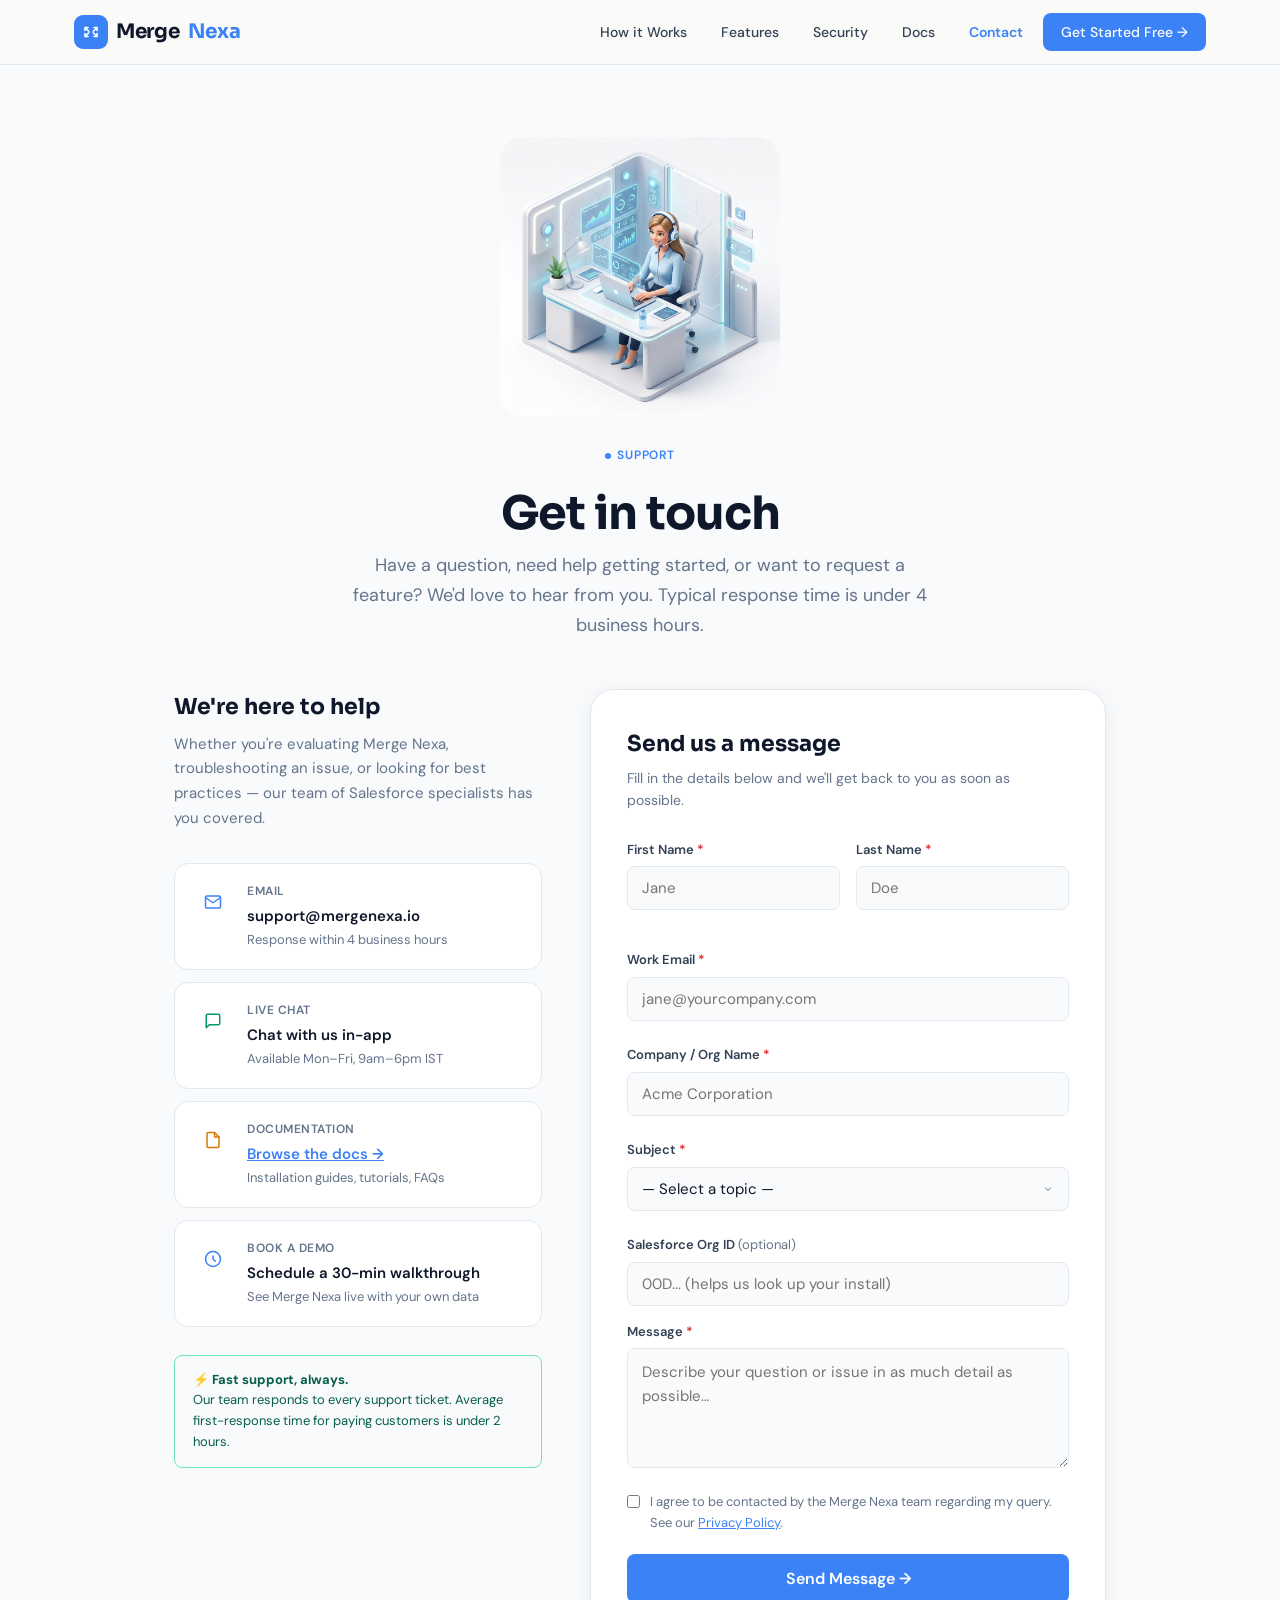
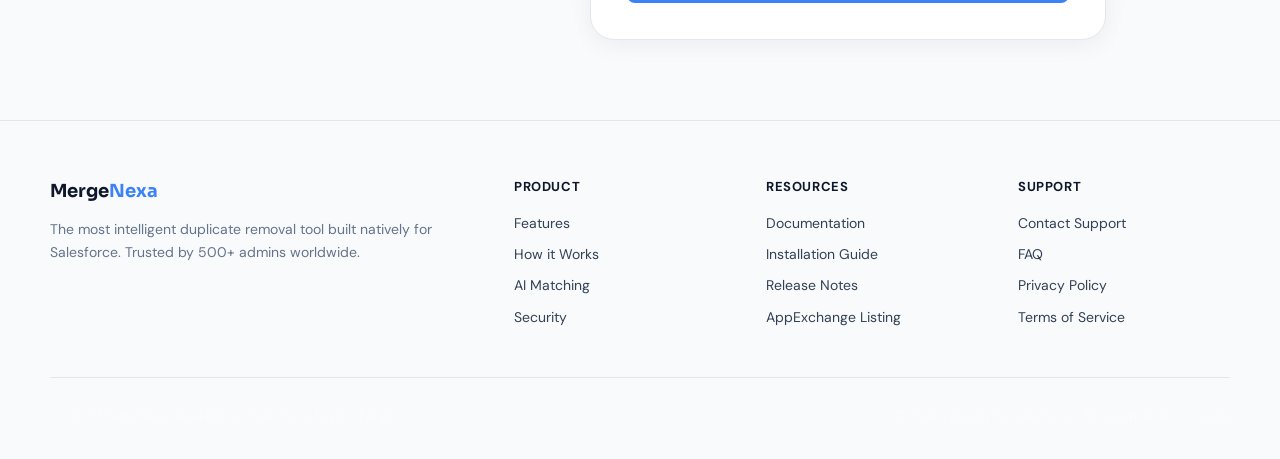
<file: pages/contact.html>
<!DOCTYPE html>
<html lang="en">
<head>
<meta charset="UTF-8">
<meta name="viewport" content="width=device-width, initial-scale=1.0">
<title>Contact Us — Merge Nexa</title>
<meta name="description" content="Get in touch with the Merge Nexa team. We're here to help with installation, support, and any questions about Salesforce duplicate management.">
<link rel="preconnect" href="https://fonts.googleapis.com">
<link rel="preconnect" href="https://fonts.gstatic.com" crossorigin>
<link href="https://fonts.googleapis.com/css2?family=Sora:wght@300;400;500;600;700;800&family=DM+Sans:ital,opsz,wght@0,9..40,300;0,9..40,400;0,9..40,500;0,9..40,600;1,9..40,300&display=swap" rel="stylesheet">
<link rel="stylesheet" href="../css/styles.css">
</head>
<body>

<!-- LOADER -->
<div id="loader">
  <div class="loader-logo">Merge<span>Nexa</span></div>
  <div class="loader-track"><div class="loader-fill" id="loaderFill"></div></div>
  <div class="loader-msg" id="loaderMsg">Loading…</div>
</div>

<!-- NAV -->
<nav id="mainNav">
  <div class="nav-inner">
    <a href="../index.html" class="nav-logo">
      <div class="logo-icon">
        <svg viewBox="0 0 24 24"><path d="M8 6H4v4M4 6l5 5M16 6h4v4M20 6l-5 5M8 18H4v-4M4 18l5-5M16 18h4v-4M20 18l-5-5"/></svg>
      </div>
      Merge<span style="color:var(--accent)">Nexa</span>
    </a>
    <div class="nav-links">
      <a href="../index.html#how-it-works">How it Works</a>
      <a href="../index.html#features">Features</a>
      <a href="../index.html#security">Security</a>
      <a href="documentation.html">Docs</a>
      <a href="contact.html" style="color:var(--accent);font-weight:600">Contact</a>
      <a href="../index.html#get-started" class="nav-cta">Get Started Free →</a>
    </div>
    <button class="nav-hamburger" id="hamburger" aria-label="Menu">
      <span></span><span></span><span></span>
    </button>
  </div>
</nav>
<div class="mobile-menu" id="mobileMenu">
  <a href="../index.html#how-it-works" onclick="closeMobileMenu()">How it Works</a>
  <a href="../index.html#features" onclick="closeMobileMenu()">Features</a>
  <a href="../index.html#security" onclick="closeMobileMenu()">Security</a>
  <a href="documentation.html" onclick="closeMobileMenu()">Docs</a>
  <a href="contact.html" onclick="closeMobileMenu()">Contact</a>
  <a href="../index.html#get-started" onclick="closeMobileMenu()" style="background:var(--accent-soft);color:var(--accent);font-weight:600">Get Started Free →</a>
</div>

<!-- CONTACT HERO -->
<div class="contact-hero">
  <img src="../images/contact_hero.png" alt="Merge Nexa Customer Support" style="width:280px;height:auto;margin:0 auto 24px;display:block;border-radius:24px;">
  <div class="section-tag" style="margin-bottom:16px"><div class="dot"></div> Support</div>
  <h1 class="section-headline" style="text-align:center;margin-bottom:12px">Get in touch</h1>
  <p class="section-sub center">Have a question, need help getting started, or want to request a feature? We'd love to hear from you. Typical response time is under 4 business hours.</p>
</div>

<!-- CONTACT GRID -->
<div class="contact-grid">

  <!-- LEFT: Info -->
  <div class="contact-info">
    <h3>We're here to help</h3>
    <p>Whether you're evaluating Merge Nexa, troubleshooting an issue, or looking for best practices — our team of Salesforce specialists has you covered.</p>

    <div class="contact-method">
      <div class="cm-icon" style="background:var(--accent-soft)">
        <svg viewBox="0 0 24 24" stroke="var(--accent)"><path d="M4 4h16c1.1 0 2 .9 2 2v12c0 1.1-.9 2-2 2H4c-1.1 0-2-.9-2-2V6c0-1.1.9-2 2-2z"/><polyline points="22,6 12,13 2,6"/></svg>
      </div>
      <div>
        <div class="cm-label">Email</div>
        <div class="cm-value">support@mergenexa.io</div>
        <div class="cm-sub">Response within 4 business hours</div>
      </div>
    </div>

    <div class="contact-method">
      <div class="cm-icon" style="background:var(--green-soft)">
        <svg viewBox="0 0 24 24" stroke="var(--green)"><path d="M21 15a2 2 0 01-2 2H7l-4 4V5a2 2 0 012-2h14a2 2 0 012 2z"/></svg>
      </div>
      <div>
        <div class="cm-label">Live Chat</div>
        <div class="cm-value">Chat with us in-app</div>
        <div class="cm-sub">Available Mon–Fri, 9am–6pm IST</div>
      </div>
    </div>

    <div class="contact-method">
      <div class="cm-icon" style="background:var(--amber-soft)">
        <svg viewBox="0 0 24 24" stroke="var(--amber)"><path d="M14 2H6a2 2 0 00-2 2v16a2 2 0 002 2h12a2 2 0 002-2V8z"/><polyline points="14 2 14 8 20 8"/></svg>
      </div>
      <div>
        <div class="cm-label">Documentation</div>
        <div class="cm-value"><a href="documentation.html" style="color:var(--accent);text-decoration:underline">Browse the docs →</a></div>
        <div class="cm-sub">Installation guides, tutorials, FAQs</div>
      </div>
    </div>

    <div class="contact-method">
      <div class="cm-icon" style="background:var(--accent-soft)">
        <svg viewBox="0 0 24 24" stroke="var(--accent)"><circle cx="12" cy="12" r="10"/><path d="M12 8v4l3 3"/></svg>
      </div>
      <div>
        <div class="cm-label">Book a Demo</div>
        <div class="cm-value">Schedule a 30-min walkthrough</div>
        <div class="cm-sub">See Merge Nexa live with your own data</div>
      </div>
    </div>

    <!-- Response time note -->
    <div style="margin-top:28px;background:var(--green-soft);border:1px solid #6ee7b7;border-radius:var(--radius-sm);padding:14px 18px;font-size:13px;color:#065f46;line-height:1.6">
      <strong>⚡ Fast support, always.</strong><br>
      Our team responds to every support ticket. Average first-response time for paying customers is under 2 hours.
    </div>
  </div>

  <!-- RIGHT: Form -->
  <div class="contact-form-card">
    <h3>Send us a message</h3>
    <p>Fill in the details below and we'll get back to you as soon as possible.</p>

    <form id="contactForm" action="https://webto.salesforce.com/servlet/servlet.WebToCase?encoding=UTF-8" method="POST" target="sf_frame" novalidate>
      <input type="hidden" name="orgid" value="00DgK00000LUlGj">
      <input type="hidden" name="retURL" value="https://vipulamila.github.io/merge-website/pages/contact.html?success=true">
      <input type="hidden" id="name" name="name">

      <div class="form-row">
        <div class="form-group">
          <label for="firstName">First Name <span style="color:var(--red)">*</span></label>
          <input type="text" id="firstName" name="firstName" placeholder="Jane" autocomplete="given-name">
          <span class="field-error" id="firstNameError"></span>
        </div>
        <div class="form-group">
          <label for="lastName">Last Name <span style="color:var(--red)">*</span></label>
          <input type="text" id="lastName" name="lastName" placeholder="Doe" autocomplete="family-name">
          <span class="field-error" id="lastNameError"></span>
        </div>
      </div>

      <div class="form-group">
        <label for="email">Work Email <span style="color:var(--red)">*</span></label>
        <input type="email" id="email" name="email" placeholder="jane@yourcompany.com" autocomplete="email">
        <span class="field-error" id="emailError"></span>
      </div>

      <div class="form-group">
        <label for="company">Company / Org Name <span style="color:var(--red)">*</span></label>
        <input type="text" id="company" name="company" placeholder="Acme Corporation" autocomplete="organization">
        <span class="field-error" id="companyError"></span>
      </div>

      <div class="form-group">
        <label for="subject">Subject <span style="color:var(--red)">*</span></label>
        <select id="subject" name="subject">
          <option value="">— Select a topic —</option>
          <option value="installation">Installation Help</option>
          <option value="merging">Merging Records Issue</option>
          <option value="ai-matching">AI / Duplicate Matching</option>
          <option value="billing">Billing &amp; Licensing</option>
          <option value="feature-request">Feature Request</option>
          <option value="demo">Request a Demo</option>
          <option value="security">Security / Compliance</option>
          <option value="other">Other</option>
        </select>
        <span class="field-error" id="subjectError"></span>
      </div>

      <div class="form-group">
        <label for="sfOrg">Salesforce Org ID <span style="color:var(--ink3);font-weight:400">(optional)</span></label>
        <input type="text" id="sfOrg" name="sfOrg" placeholder="00D... (helps us look up your install)">
      </div>

      <div class="form-group">
        <label for="message">Message <span style="color:var(--red)">*</span></label>
        <textarea id="message" name="description" placeholder="Describe your question or issue in as much detail as possible…"></textarea>
        <span class="field-error" id="messageError"></span>
      </div>

      <div class="form-group" style="flex-direction:row;align-items:flex-start;gap:10px;margin-bottom:20px">
        <input type="checkbox" id="consent" name="consent" style="width:auto;margin-top:3px;accent-color:var(--accent)">
        <label for="consent" style="font-size:13px;color:var(--ink3);font-weight:400;cursor:pointer">
          I agree to be contacted by the Merge Nexa team regarding my query. See our <a href="privacy.html" style="color:var(--accent);text-decoration:underline">Privacy Policy</a>.
        </label>
      </div>

      <button type="submit" class="form-submit">
        <span class="btn-text">Send Message →</span>
        <span class="btn-spinner" style="display:none">
          <svg width="16" height="16" viewBox="0 0 24 24" fill="none" stroke="currentColor" stroke-width="2.5" style="animation:spin 0.8s linear infinite"><path d="M12 2v4M12 18v4M4.93 4.93l2.83 2.83M16.24 16.24l2.83 2.83M2 12h4M18 12h4M4.93 19.07l2.83-2.83M16.24 7.76l2.83-2.83"/></svg>
        </span>
      </button>
    </form>

    <iframe name="sf_frame" id="sf_frame" style="display:none"></iframe>

    <div class="success-banner" id="successBanner">
      <h4>✓ Message sent successfully!</h4>
      <p>Thanks for reaching out. We'll reply to your email within 4 business hours. In the meantime, you might find your answer in our <a href="documentation.html" style="color:#047857;text-decoration:underline;font-weight:600">documentation</a>.</p>
    </div>
  </div>
</div>

<!-- FOOTER -->
<footer>
  <div class="footer-inner">
    <div class="footer-top">
      <div class="footer-brand">
        <div class="footer-logo-text">Merge<span>Nexa</span></div>
        <p>The most intelligent duplicate removal tool built natively for Salesforce. Trusted by 500+ admins worldwide.</p>
      </div>
      <div class="footer-col">
        <h5>Product</h5>
        <a href="../index.html#features">Features</a>
        <a href="../index.html#how-it-works">How it Works</a>
        <a href="../index.html#ai">AI Matching</a>
        <a href="../index.html#security">Security</a>
      </div>
      <div class="footer-col">
        <h5>Resources</h5>
        <a href="documentation.html">Documentation</a>
        <a href="documentation.html#installation">Installation Guide</a>
        <a href="documentation.html#release-notes">Release Notes</a>
        <a href="https://appexchange.salesforce.com" target="_blank">AppExchange Listing</a>
      </div>
      <div class="footer-col">
        <h5>Support</h5>
        <a href="contact.html">Contact Support</a>
        <a href="../index.html#faq">FAQ</a>
        <a href="privacy.html">Privacy Policy</a>
        <a href="terms.html">Terms of Service</a>
      </div>
    </div>
    <div class="footer-bottom">
      <div style="font-size:13px;color:rgba(255,255,255,0.35)">© 2025 Merge Nexa. Available on Salesforce AppExchange.</div>
      <div style="display:flex;align-items:center;gap:6px;font-size:13px;color:rgba(255,255,255,0.35)">
        <svg width="14" height="14" viewBox="0 0 24 24" fill="none" stroke="currentColor" stroke-width="2" stroke-linecap="round"><path d="M12 22s8-4 8-10V5l-8-3-8 3v7c0 6 8 10 8 10z"/></svg>
        Built natively for Salesforce · No external data storage
      </div>
    </div>
  </div>
</footer>

<style>
@keyframes spin { to { transform: rotate(360deg); } }
</style>
<script src="../js/main.js"></script>
</body>
</html>
</file>
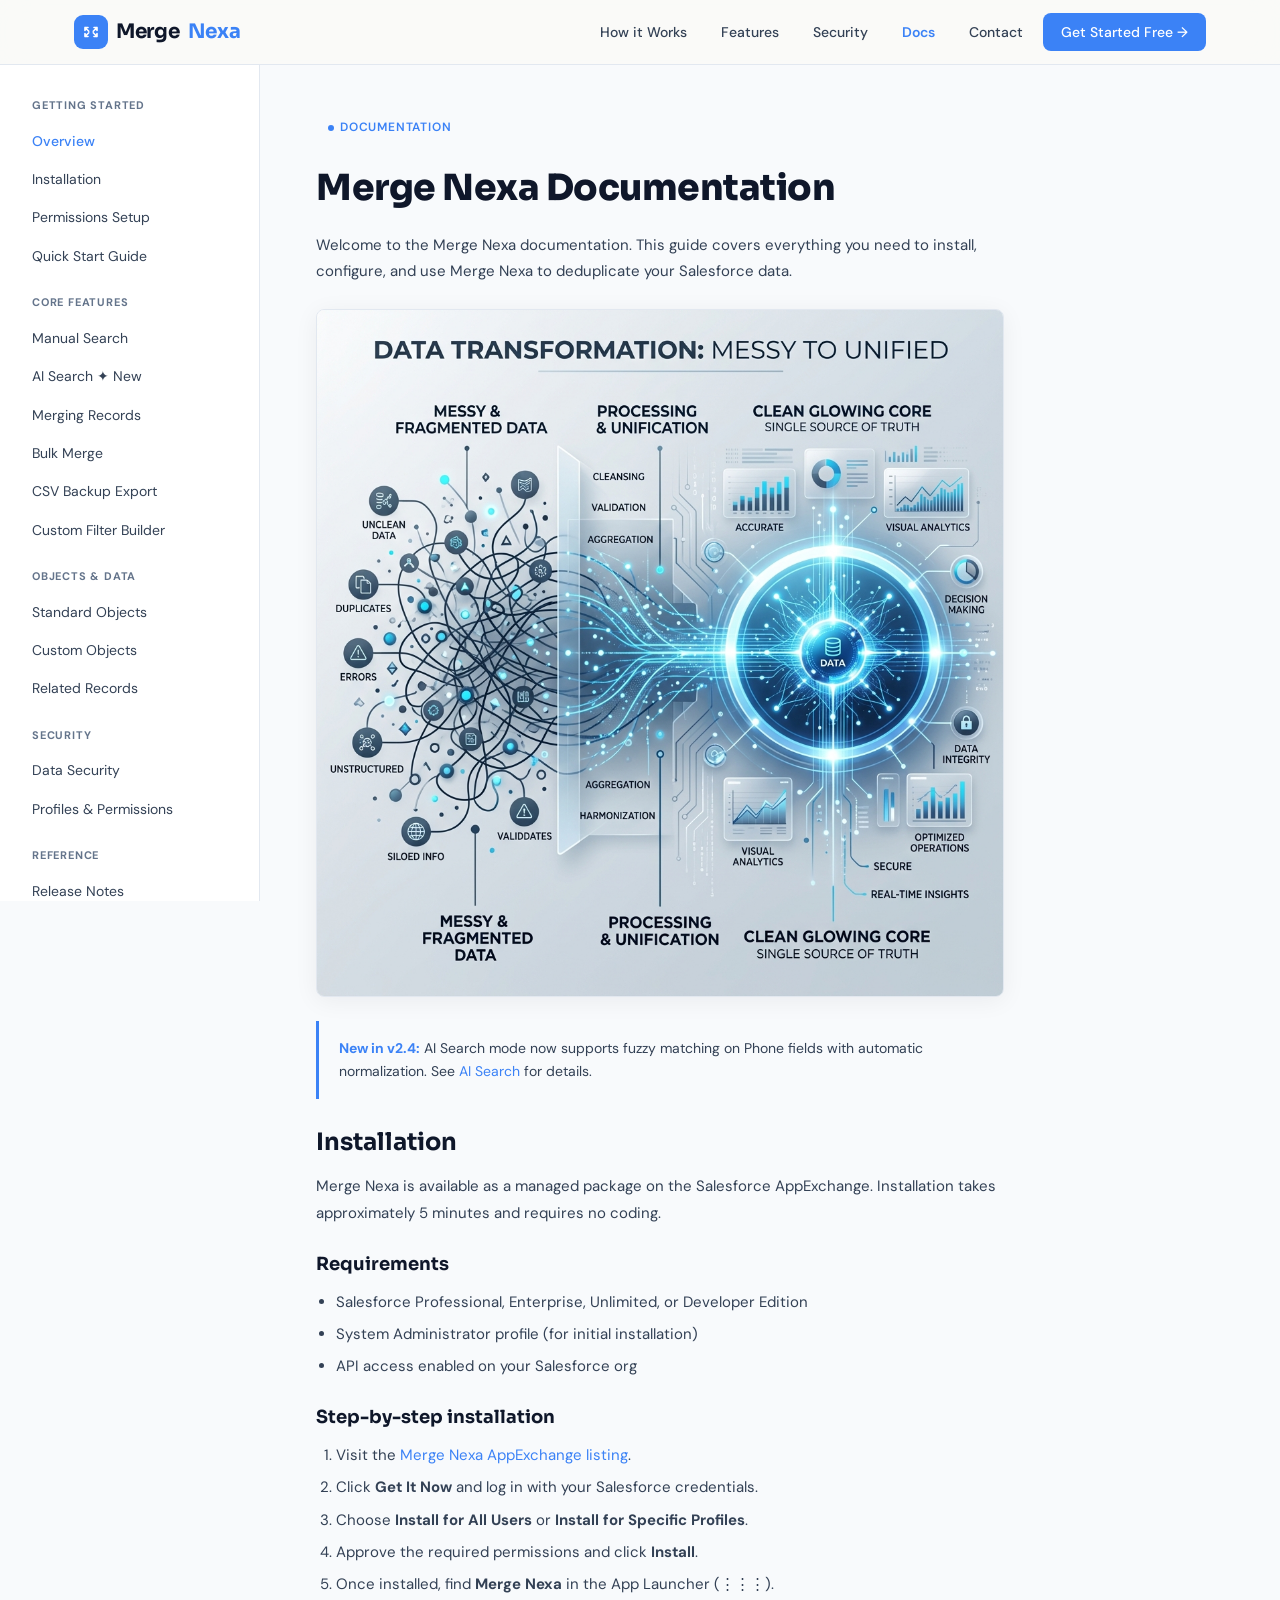
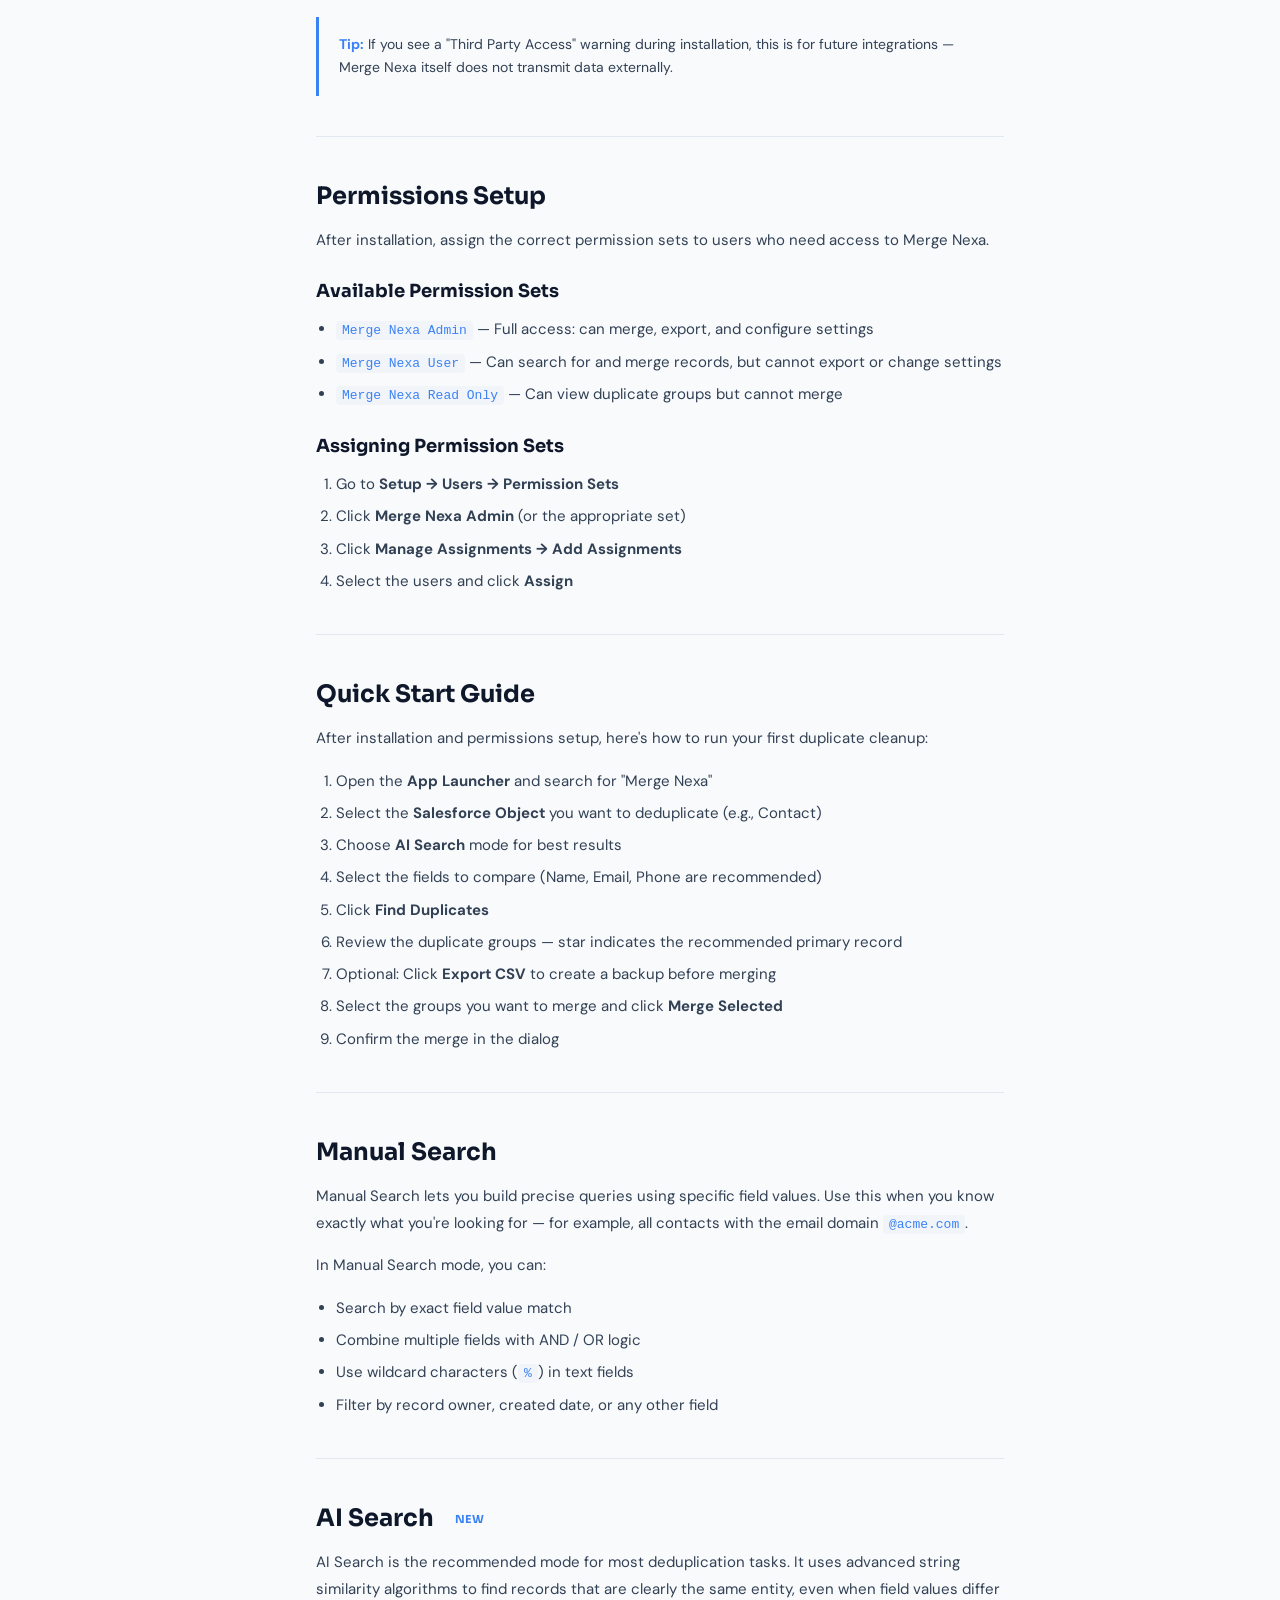
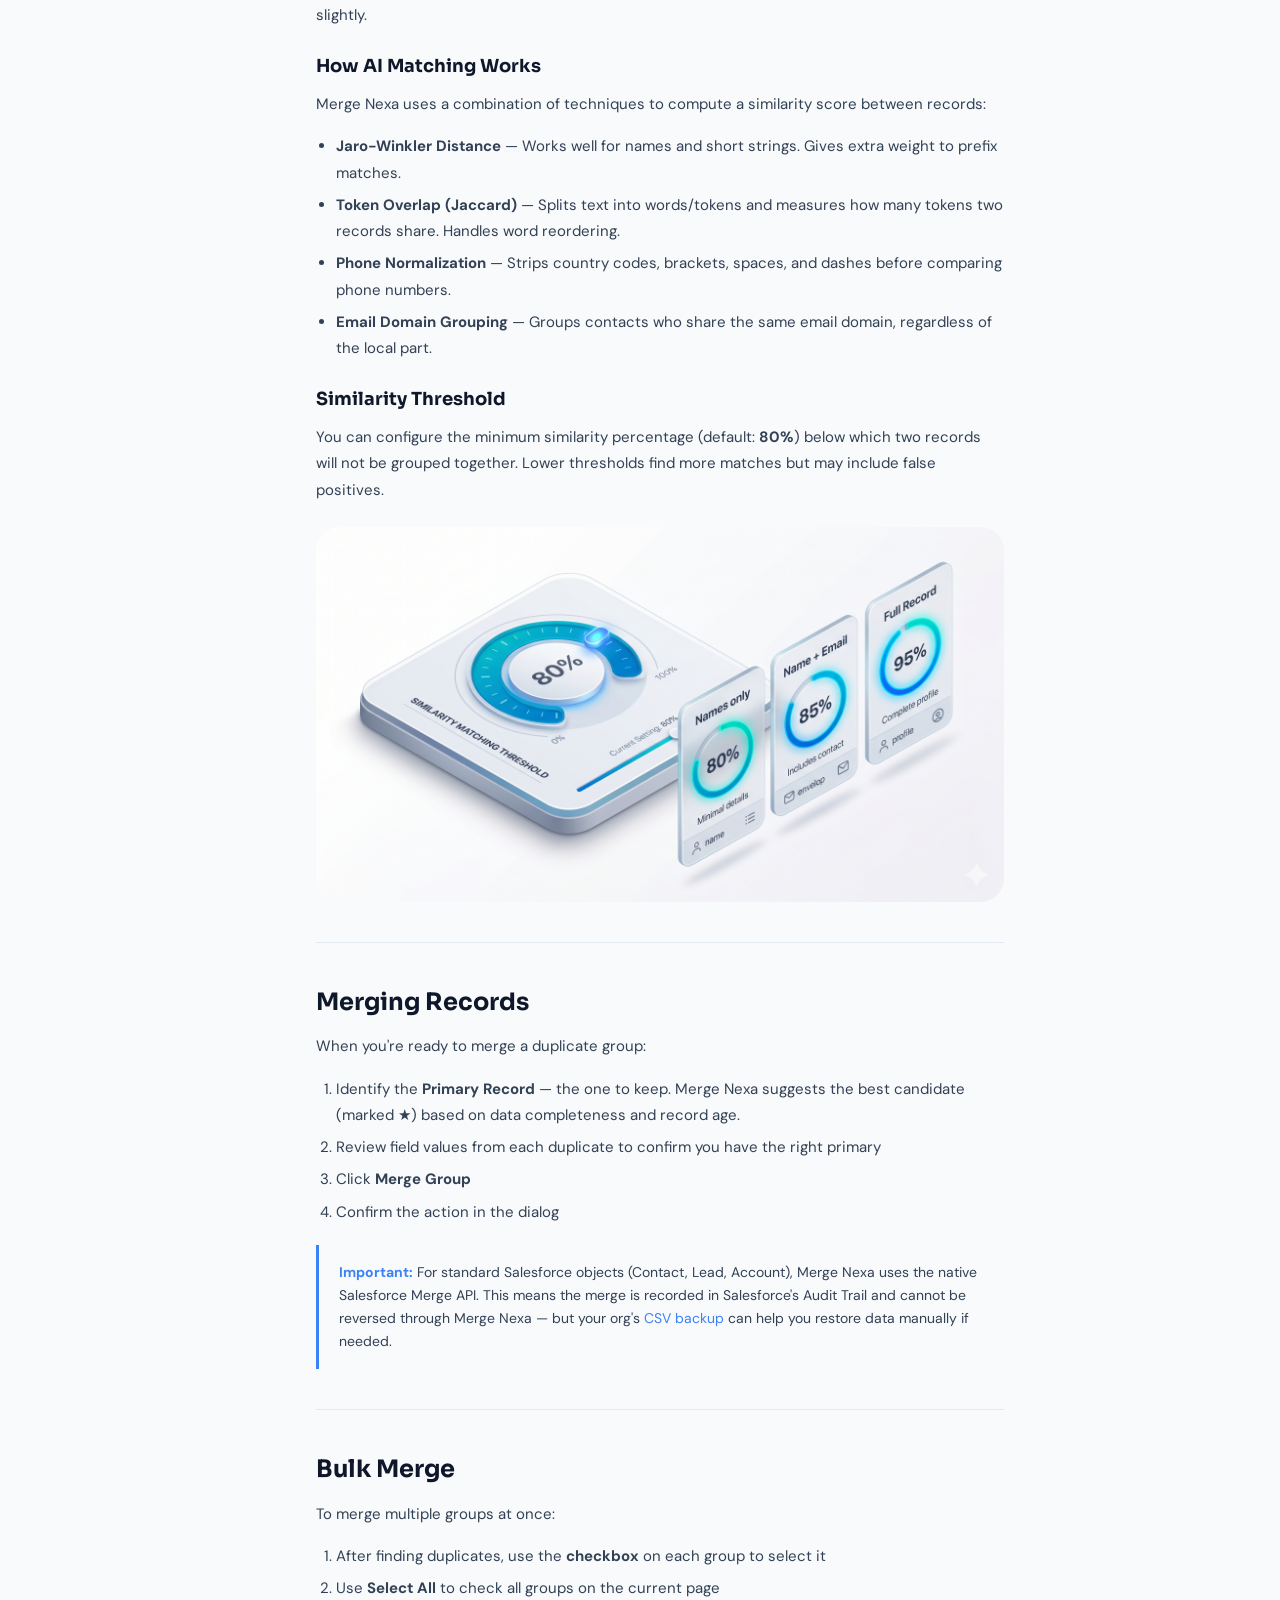
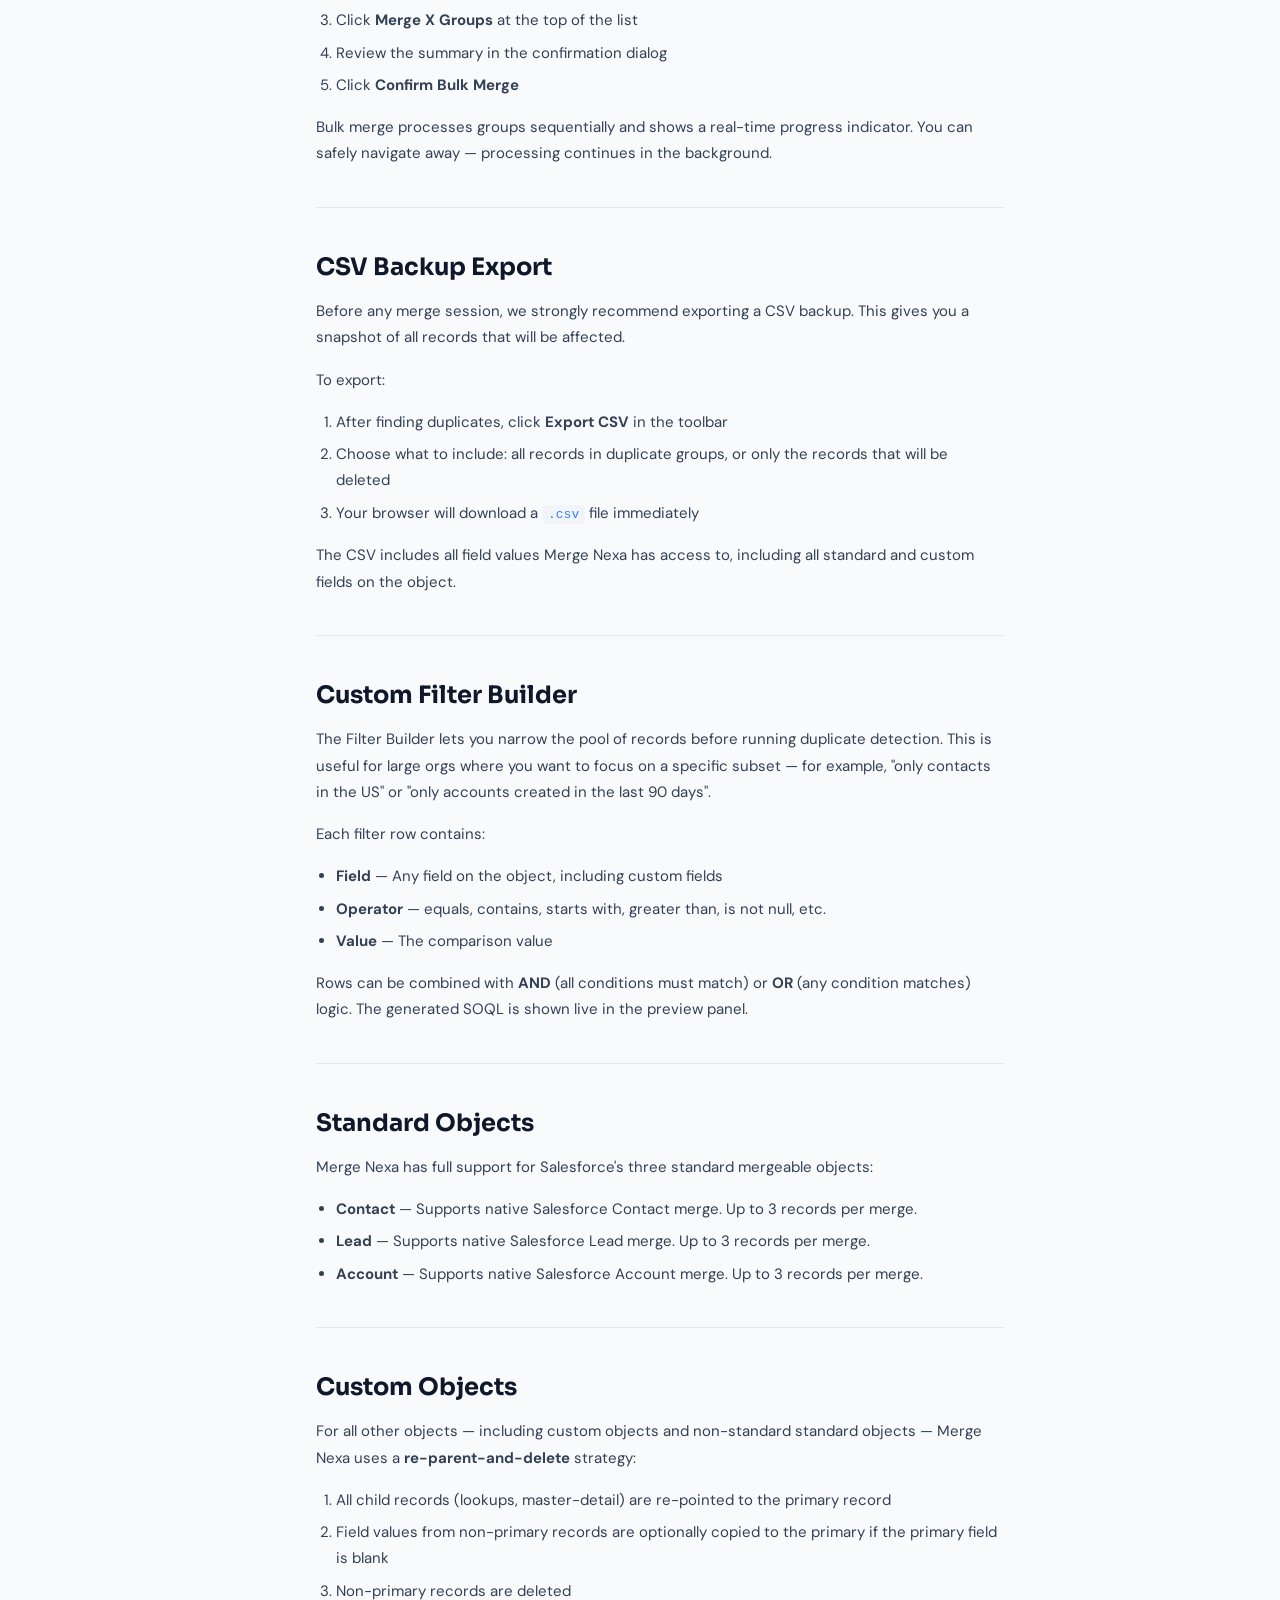
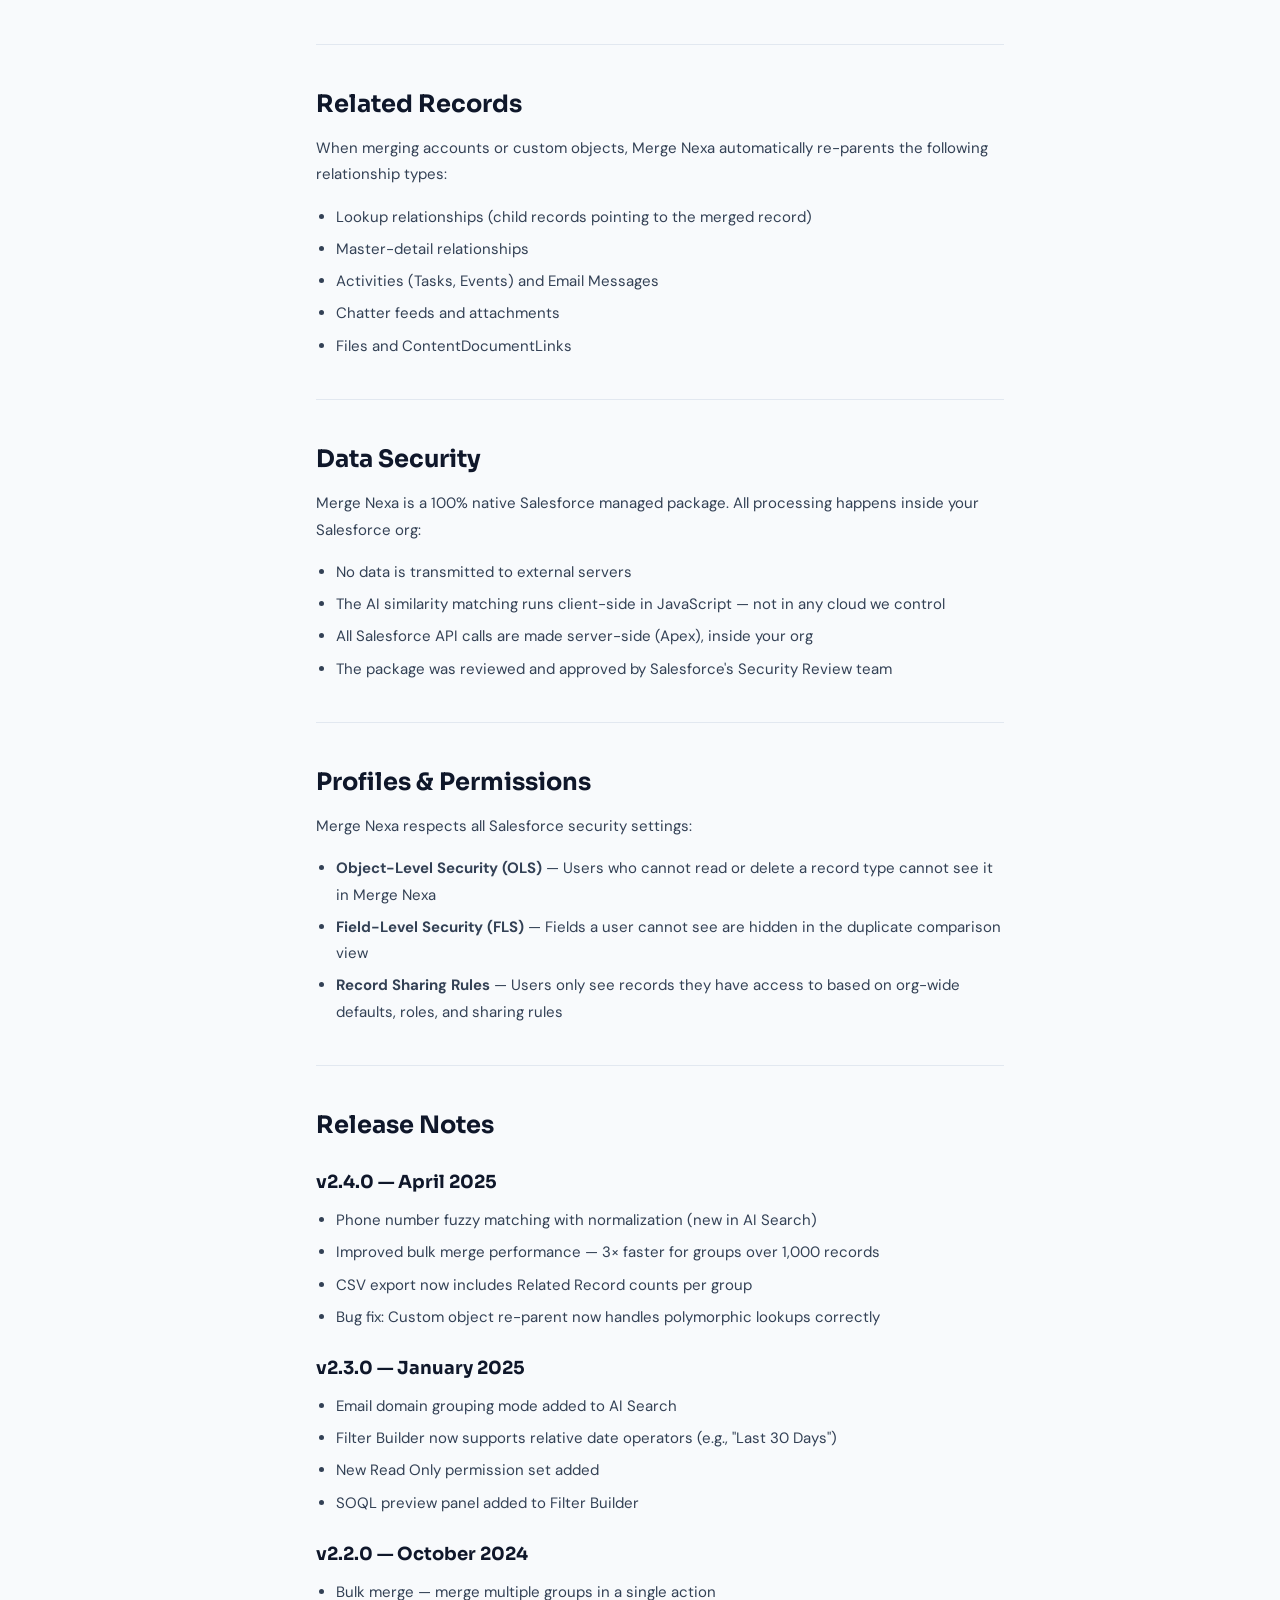
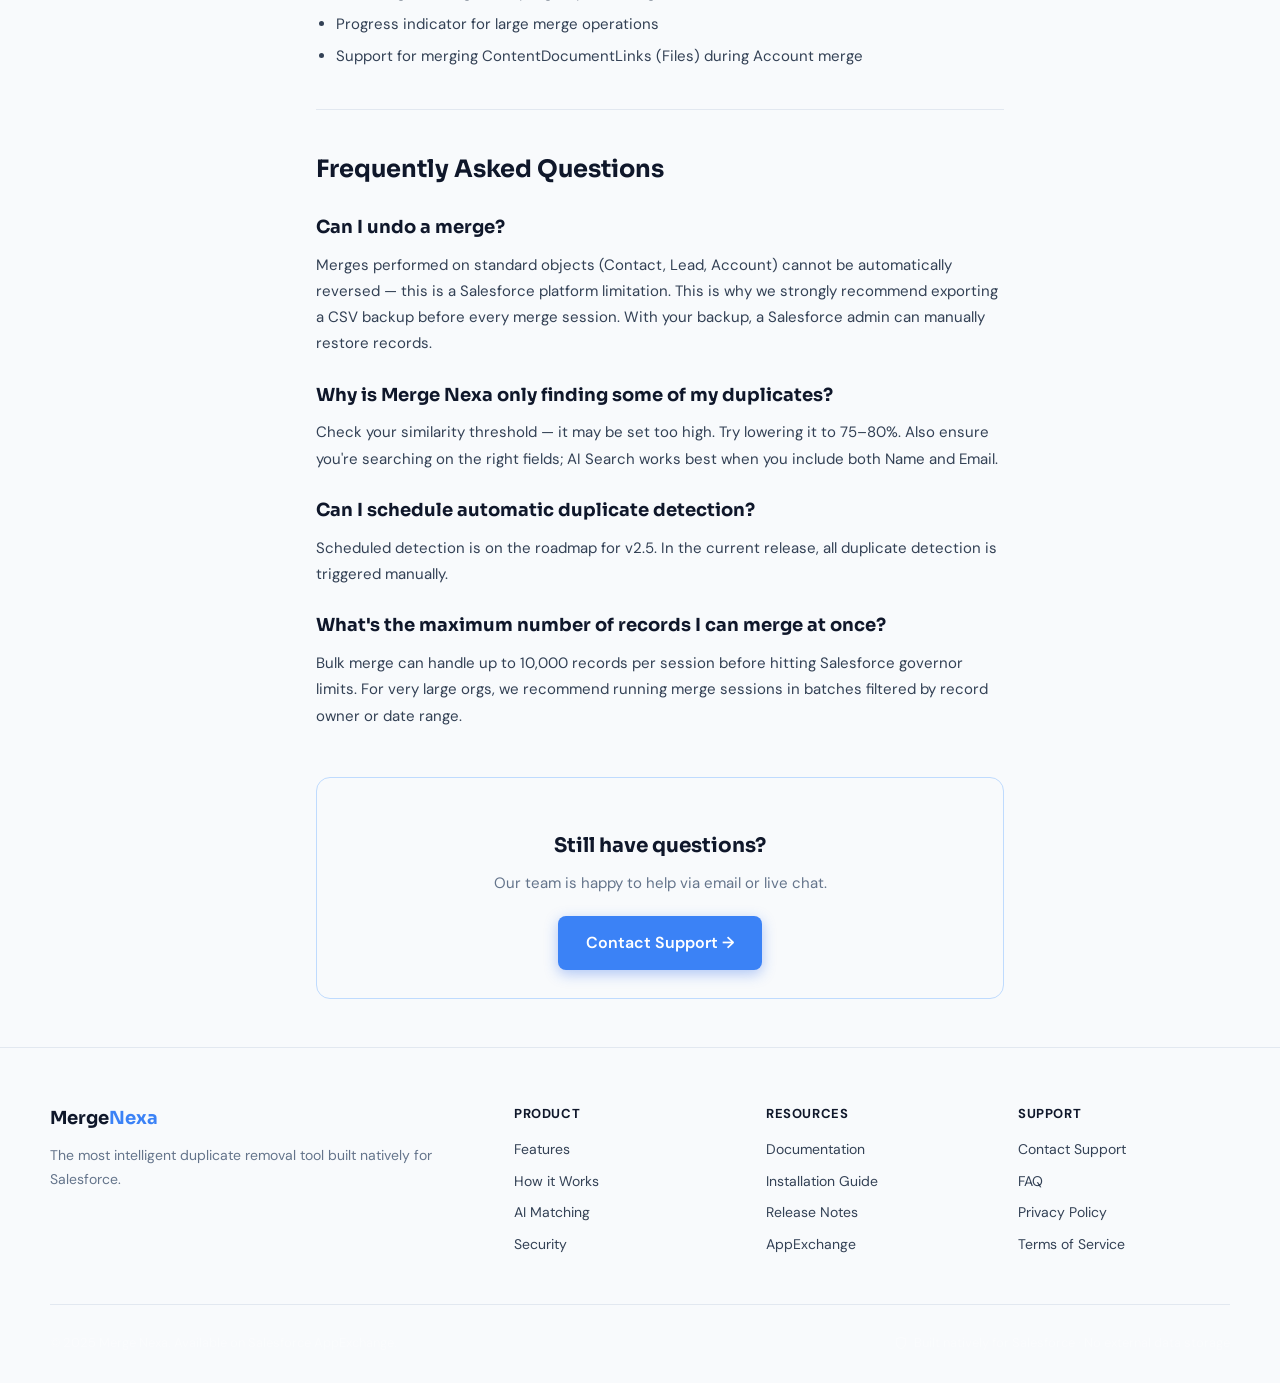
<file: pages/documentation.html>
<!DOCTYPE html>
<html lang="en">
<head>
<meta charset="UTF-8">
<meta name="viewport" content="width=device-width, initial-scale=1.0">
<title>Documentation — Merge Nexa</title>
<meta name="description" content="Full documentation for Merge Nexa — Salesforce duplicate cleaner. Installation guides, feature docs, and release notes.">
<link rel="preconnect" href="https://fonts.googleapis.com">
<link rel="preconnect" href="https://fonts.gstatic.com" crossorigin>
<link href="https://fonts.googleapis.com/css2?family=Sora:wght@300;400;500;600;700;800&family=DM+Sans:ital,opsz,wght@0,9..40,300;0,9..40,400;0,9..40,500;0,9..40,600;1,9..40,300&display=swap" rel="stylesheet">
<link rel="stylesheet" href="../css/styles.css">
</head>
<body>

<!-- LOADER -->
<div id="loader">
  <div class="loader-logo">Merge<span>Nexa</span></div>
  <div class="loader-track"><div class="loader-fill" id="loaderFill"></div></div>
  <div class="loader-msg" id="loaderMsg">Loading…</div>
</div>

<!-- NAV -->
<nav id="mainNav">
  <div class="nav-inner">
    <a href="../index.html" class="nav-logo">
      <div class="logo-icon">
        <svg viewBox="0 0 24 24"><path d="M8 6H4v4M4 6l5 5M16 6h4v4M20 6l-5 5M8 18H4v-4M4 18l5-5M16 18h4v-4M20 18l-5-5"/></svg>
      </div>
      Merge<span style="color:var(--accent)">Nexa</span>
    </a>
    <div class="nav-links">
      <a href="../index.html#how-it-works">How it Works</a>
      <a href="../index.html#features">Features</a>
      <a href="../index.html#security">Security</a>
      <a href="documentation.html" style="color:var(--accent);font-weight:600">Docs</a>
      <a href="contact.html">Contact</a>
      <a href="../index.html#get-started" class="nav-cta">Get Started Free →</a>
    </div>
    <button class="nav-hamburger" id="hamburger" aria-label="Menu">
      <span></span><span></span><span></span>
    </button>
  </div>
</nav>
<div class="mobile-menu" id="mobileMenu">
  <a href="../index.html#how-it-works" onclick="closeMobileMenu()">How it Works</a>
  <a href="../index.html#features" onclick="closeMobileMenu()">Features</a>
  <a href="documentation.html" onclick="closeMobileMenu()">Docs</a>
  <a href="contact.html" onclick="closeMobileMenu()">Contact</a>
  <a href="../index.html#get-started" onclick="closeMobileMenu()" style="background:var(--accent-soft);color:var(--accent);font-weight:600">Get Started Free →</a>
</div>

<!-- DOCS LAYOUT -->
<div class="docs-layout">

  <!-- SIDEBAR -->
  <aside class="docs-sidebar">
    <h4>Getting Started</h4>
    <a href="#overview" class="docs-nav-link active">Overview</a>
    <a href="#installation" class="docs-nav-link">Installation</a>
    <a href="#permissions" class="docs-nav-link">Permissions Setup</a>
    <a href="#quickstart" class="docs-nav-link">Quick Start Guide</a>

    <h4>Core Features</h4>
    <a href="#manual-search" class="docs-nav-link">Manual Search</a>
    <a href="#ai-search" class="docs-nav-link">AI Search ✦ New</a>
    <a href="#merge-process" class="docs-nav-link">Merging Records</a>
    <a href="#bulk-merge" class="docs-nav-link">Bulk Merge</a>
    <a href="#csv-export" class="docs-nav-link">CSV Backup Export</a>
    <a href="#filter-builder" class="docs-nav-link">Custom Filter Builder</a>

    <h4>Objects &amp; Data</h4>
    <a href="#standard-objects" class="docs-nav-link">Standard Objects</a>
    <a href="#custom-objects" class="docs-nav-link">Custom Objects</a>
    <a href="#related-records" class="docs-nav-link">Related Records</a>

    <h4>Security</h4>
    <a href="#data-security" class="docs-nav-link">Data Security</a>
    <a href="#profiles" class="docs-nav-link">Profiles &amp; Permissions</a>

    <h4>Reference</h4>
    <a href="#release-notes" class="docs-nav-link">Release Notes</a>
    <a href="#faq-docs" class="docs-nav-link">FAQ</a>
    <a href="contact.html" class="docs-nav-link">Get Support →</a>
  </aside>

  <!-- CONTENT -->
  <main class="docs-content">

    <div class="section-tag" style="margin-bottom:16px"><div class="dot"></div> Documentation</div>
    <h1 id="overview">Merge Nexa Documentation</h1>
    <p>Welcome to the Merge Nexa documentation. This guide covers everything you need to install, configure, and use Merge Nexa to deduplicate your Salesforce data.</p>
    <img src="../images/docs_quickstart.png" alt="Merge Nexa Quickstart" style="width:100%;height:auto;border-radius:var(--radius-sm);box-shadow:var(--shadow);margin:24px 0;display:block;border:1px solid var(--border);">

    <div class="docs-callout">
      <strong>New in v2.4:</strong> AI Search mode now supports fuzzy matching on Phone fields with automatic normalization. See <a href="#ai-search" style="color:var(--accent)">AI Search</a> for details.
    </div>

    <h2 id="installation">Installation</h2>
    <p>Merge Nexa is available as a managed package on the Salesforce AppExchange. Installation takes approximately 5 minutes and requires no coding.</p>

    <h3>Requirements</h3>
    <ul>
      <li>Salesforce Professional, Enterprise, Unlimited, or Developer Edition</li>
      <li>System Administrator profile (for initial installation)</li>
      <li>API access enabled on your Salesforce org</li>
    </ul>

    <h3>Step-by-step installation</h3>
    <ol>
      <li>Visit the <a href="https://appexchange.salesforce.com" target="_blank" style="color:var(--accent)">Merge Nexa AppExchange listing</a>.</li>
      <li>Click <strong>Get It Now</strong> and log in with your Salesforce credentials.</li>
      <li>Choose <strong>Install for All Users</strong> or <strong>Install for Specific Profiles</strong>.</li>
      <li>Approve the required permissions and click <strong>Install</strong>.</li>
      <li>Once installed, find <strong>Merge Nexa</strong> in the App Launcher (⋮⋮⋮).</li>
    </ol>

    <div class="docs-callout">
      <strong>Tip:</strong> If you see a "Third Party Access" warning during installation, this is for future integrations — Merge Nexa itself does not transmit data externally.
    </div>

    <h2 id="permissions">Permissions Setup</h2>
    <p>After installation, assign the correct permission sets to users who need access to Merge Nexa.</p>

    <h3>Available Permission Sets</h3>
    <ul>
      <li><code>Merge Nexa Admin</code> — Full access: can merge, export, and configure settings</li>
      <li><code>Merge Nexa User</code> — Can search for and merge records, but cannot export or change settings</li>
      <li><code>Merge Nexa Read Only</code> — Can view duplicate groups but cannot merge</li>
    </ul>

    <h3>Assigning Permission Sets</h3>
    <ol>
      <li>Go to <strong>Setup → Users → Permission Sets</strong></li>
      <li>Click <strong>Merge Nexa Admin</strong> (or the appropriate set)</li>
      <li>Click <strong>Manage Assignments → Add Assignments</strong></li>
      <li>Select the users and click <strong>Assign</strong></li>
    </ol>

    <h2 id="quickstart">Quick Start Guide</h2>
    <p>After installation and permissions setup, here's how to run your first duplicate cleanup:</p>
    <ol>
      <li>Open the <strong>App Launcher</strong> and search for "Merge Nexa"</li>
      <li>Select the <strong>Salesforce Object</strong> you want to deduplicate (e.g., Contact)</li>
      <li>Choose <strong>AI Search</strong> mode for best results</li>
      <li>Select the fields to compare (Name, Email, Phone are recommended)</li>
      <li>Click <strong>Find Duplicates</strong></li>
      <li>Review the duplicate groups — star indicates the recommended primary record</li>
      <li>Optional: Click <strong>Export CSV</strong> to create a backup before merging</li>
      <li>Select the groups you want to merge and click <strong>Merge Selected</strong></li>
      <li>Confirm the merge in the dialog</li>
    </ol>

    <h2 id="manual-search">Manual Search</h2>
    <p>Manual Search lets you build precise queries using specific field values. Use this when you know exactly what you're looking for — for example, all contacts with the email domain <code>@acme.com</code>.</p>
    <p>In Manual Search mode, you can:</p>
    <ul>
      <li>Search by exact field value match</li>
      <li>Combine multiple fields with AND / OR logic</li>
      <li>Use wildcard characters (<code>%</code>) in text fields</li>
      <li>Filter by record owner, created date, or any other field</li>
    </ul>

    <h2 id="ai-search">AI Search <span class="docs-badge new">NEW</span></h2>
    <p>AI Search is the recommended mode for most deduplication tasks. It uses advanced string similarity algorithms to find records that are clearly the same entity, even when field values differ slightly.</p>

    <h3>How AI Matching Works</h3>
    <p>Merge Nexa uses a combination of techniques to compute a similarity score between records:</p>
    <ul>
      <li><strong>Jaro-Winkler Distance</strong> — Works well for names and short strings. Gives extra weight to prefix matches.</li>
      <li><strong>Token Overlap (Jaccard)</strong> — Splits text into words/tokens and measures how many tokens two records share. Handles word reordering.</li>
      <li><strong>Phone Normalization</strong> — Strips country codes, brackets, spaces, and dashes before comparing phone numbers.</li>
      <li><strong>Email Domain Grouping</strong> — Groups contacts who share the same email domain, regardless of the local part.</li>
    </ul>

    <h3>Similarity Threshold</h3>
    <p>You can configure the minimum similarity percentage (default: <strong>80%</strong>) below which two records will not be grouped together. Lower thresholds find more matches but may include false positives.</p>

    <img src="../images/ba_similarity_threshold.png" alt="Similarity Threshold Recommendations" style="width:100%; height:auto; margin:24px 0;">

    <h2 id="merge-process">Merging Records</h2>
    <p>When you're ready to merge a duplicate group:</p>
    <ol>
      <li>Identify the <strong>Primary Record</strong> — the one to keep. Merge Nexa suggests the best candidate (marked ★) based on data completeness and record age.</li>
      <li>Review field values from each duplicate to confirm you have the right primary</li>
      <li>Click <strong>Merge Group</strong></li>
      <li>Confirm the action in the dialog</li>
    </ol>

    <div class="docs-callout">
      <strong>Important:</strong> For standard Salesforce objects (Contact, Lead, Account), Merge Nexa uses the native Salesforce Merge API. This means the merge is recorded in Salesforce's Audit Trail and cannot be reversed through Merge Nexa — but your org's <a href="#csv-export" style="color:var(--accent)">CSV backup</a> can help you restore data manually if needed.
    </div>

    <h2 id="bulk-merge">Bulk Merge</h2>
    <p>To merge multiple groups at once:</p>
    <ol>
      <li>After finding duplicates, use the <strong>checkbox</strong> on each group to select it</li>
      <li>Use <strong>Select All</strong> to check all groups on the current page</li>
      <li>Click <strong>Merge X Groups</strong> at the top of the list</li>
      <li>Review the summary in the confirmation dialog</li>
      <li>Click <strong>Confirm Bulk Merge</strong></li>
    </ol>
    <p>Bulk merge processes groups sequentially and shows a real-time progress indicator. You can safely navigate away — processing continues in the background.</p>

    <h2 id="csv-export">CSV Backup Export</h2>
    <p>Before any merge session, we strongly recommend exporting a CSV backup. This gives you a snapshot of all records that will be affected.</p>
    <p>To export:</p>
    <ol>
      <li>After finding duplicates, click <strong>Export CSV</strong> in the toolbar</li>
      <li>Choose what to include: all records in duplicate groups, or only the records that will be deleted</li>
      <li>Your browser will download a <code>.csv</code> file immediately</li>
    </ol>
    <p>The CSV includes all field values Merge Nexa has access to, including all standard and custom fields on the object.</p>

    <h2 id="filter-builder">Custom Filter Builder</h2>
    <p>The Filter Builder lets you narrow the pool of records before running duplicate detection. This is useful for large orgs where you want to focus on a specific subset — for example, "only contacts in the US" or "only accounts created in the last 90 days".</p>
    <p>Each filter row contains:</p>
    <ul>
      <li><strong>Field</strong> — Any field on the object, including custom fields</li>
      <li><strong>Operator</strong> — equals, contains, starts with, greater than, is not null, etc.</li>
      <li><strong>Value</strong> — The comparison value</li>
    </ul>
    <p>Rows can be combined with <strong>AND</strong> (all conditions must match) or <strong>OR</strong> (any condition matches) logic. The generated SOQL is shown live in the preview panel.</p>

    <h2 id="standard-objects">Standard Objects</h2>
    <p>Merge Nexa has full support for Salesforce's three standard mergeable objects:</p>
    <ul>
      <li><strong>Contact</strong> — Supports native Salesforce Contact merge. Up to 3 records per merge.</li>
      <li><strong>Lead</strong> — Supports native Salesforce Lead merge. Up to 3 records per merge.</li>
      <li><strong>Account</strong> — Supports native Salesforce Account merge. Up to 3 records per merge.</li>
    </ul>

    <h2 id="custom-objects">Custom Objects</h2>
    <p>For all other objects — including custom objects and non-standard standard objects — Merge Nexa uses a <strong>re-parent-and-delete</strong> strategy:</p>
    <ol>
      <li>All child records (lookups, master-detail) are re-pointed to the primary record</li>
      <li>Field values from non-primary records are optionally copied to the primary if the primary field is blank</li>
      <li>Non-primary records are deleted</li>
    </ol>

    <h2 id="related-records">Related Records</h2>
    <p>When merging accounts or custom objects, Merge Nexa automatically re-parents the following relationship types:</p>
    <ul>
      <li>Lookup relationships (child records pointing to the merged record)</li>
      <li>Master-detail relationships</li>
      <li>Activities (Tasks, Events) and Email Messages</li>
      <li>Chatter feeds and attachments</li>
      <li>Files and ContentDocumentLinks</li>
    </ul>

    <h2 id="data-security">Data Security</h2>
    <p>Merge Nexa is a 100% native Salesforce managed package. All processing happens inside your Salesforce org:</p>
    <ul>
      <li>No data is transmitted to external servers</li>
      <li>The AI similarity matching runs client-side in JavaScript — not in any cloud we control</li>
      <li>All Salesforce API calls are made server-side (Apex), inside your org</li>
      <li>The package was reviewed and approved by Salesforce's Security Review team</li>
    </ul>

    <h2 id="profiles">Profiles &amp; Permissions</h2>
    <p>Merge Nexa respects all Salesforce security settings:</p>
    <ul>
      <li><strong>Object-Level Security (OLS)</strong> — Users who cannot read or delete a record type cannot see it in Merge Nexa</li>
      <li><strong>Field-Level Security (FLS)</strong> — Fields a user cannot see are hidden in the duplicate comparison view</li>
      <li><strong>Record Sharing Rules</strong> — Users only see records they have access to based on org-wide defaults, roles, and sharing rules</li>
    </ul>

    <h2 id="release-notes">Release Notes</h2>

    <h3>v2.4.0 — April 2025</h3>
    <ul>
      <li>Phone number fuzzy matching with normalization (new in AI Search)</li>
      <li>Improved bulk merge performance — 3× faster for groups over 1,000 records</li>
      <li>CSV export now includes Related Record counts per group</li>
      <li>Bug fix: Custom object re-parent now handles polymorphic lookups correctly</li>
    </ul>

    <h3>v2.3.0 — January 2025</h3>
    <ul>
      <li>Email domain grouping mode added to AI Search</li>
      <li>Filter Builder now supports relative date operators (e.g., "Last 30 Days")</li>
      <li>New Read Only permission set added</li>
      <li>SOQL preview panel added to Filter Builder</li>
    </ul>

    <h3>v2.2.0 — October 2024</h3>
    <ul>
      <li>Bulk merge — merge multiple groups in a single action</li>
      <li>Progress indicator for large merge operations</li>
      <li>Support for merging ContentDocumentLinks (Files) during Account merge</li>
    </ul>

    <h2 id="faq-docs">Frequently Asked Questions</h2>

    <h3>Can I undo a merge?</h3>
    <p>Merges performed on standard objects (Contact, Lead, Account) cannot be automatically reversed — this is a Salesforce platform limitation. This is why we strongly recommend exporting a CSV backup before every merge session. With your backup, a Salesforce admin can manually restore records.</p>

    <h3>Why is Merge Nexa only finding some of my duplicates?</h3>
    <p>Check your similarity threshold — it may be set too high. Try lowering it to 75–80%. Also ensure you're searching on the right fields; AI Search works best when you include both Name and Email.</p>

    <h3>Can I schedule automatic duplicate detection?</h3>
    <p>Scheduled detection is on the roadmap for v2.5. In the current release, all duplicate detection is triggered manually.</p>

    <h3>What's the maximum number of records I can merge at once?</h3>
    <p>Bulk merge can handle up to 10,000 records per session before hitting Salesforce governor limits. For very large orgs, we recommend running merge sessions in batches filtered by record owner or date range.</p>

    <div style="margin-top:48px;padding:28px;background:var(--accent-soft);border-radius:var(--radius);border:1px solid var(--accent-mid);text-align:center">
      <h3 style="font-family:var(--font-display);font-size:20px;color:var(--ink);margin-bottom:8px">Still have questions?</h3>
      <p style="color:var(--ink3);margin-bottom:20px;font-size:15px">Our team is happy to help via email or live chat.</p>
      <a href="contact.html" class="btn-primary" style="display:inline-flex">Contact Support →</a>
    </div>

  </main>
</div>

<!-- FOOTER -->
<footer>
  <div class="footer-inner">
    <div class="footer-top">
      <div class="footer-brand">
        <div class="footer-logo-text">Merge<span>Nexa</span></div>
        <p>The most intelligent duplicate removal tool built natively for Salesforce.</p>
      </div>
      <div class="footer-col">
        <h5>Product</h5>
        <a href="../index.html#features">Features</a>
        <a href="../index.html#how-it-works">How it Works</a>
        <a href="../index.html#ai">AI Matching</a>
        <a href="../index.html#security">Security</a>
      </div>
      <div class="footer-col">
        <h5>Resources</h5>
        <a href="documentation.html">Documentation</a>
        <a href="#installation">Installation Guide</a>
        <a href="#release-notes">Release Notes</a>
        <a href="https://appexchange.salesforce.com" target="_blank">AppExchange</a>
      </div>
      <div class="footer-col">
        <h5>Support</h5>
        <a href="contact.html">Contact Support</a>
        <a href="../index.html#faq">FAQ</a>
        <a href="privacy.html">Privacy Policy</a>
        <a href="terms.html">Terms of Service</a>
      </div>
    </div>
    <div class="footer-bottom">
      <div style="font-size:13px;color:rgba(255,255,255,0.35)">© 2025 Merge Nexa. Available on Salesforce AppExchange.</div>
      <div style="display:flex;align-items:center;gap:6px;font-size:13px;color:rgba(255,255,255,0.35)">
        <svg width="14" height="14" viewBox="0 0 24 24" fill="none" stroke="currentColor" stroke-width="2" stroke-linecap="round"><path d="M12 22s8-4 8-10V5l-8-3-8 3v7c0 6 8 10 8 10z"/></svg>
        Built natively for Salesforce · No external data storage
      </div>
    </div>
  </div>
</footer>

<script src="../js/main.js"></script>
</body>
</html>
</file>
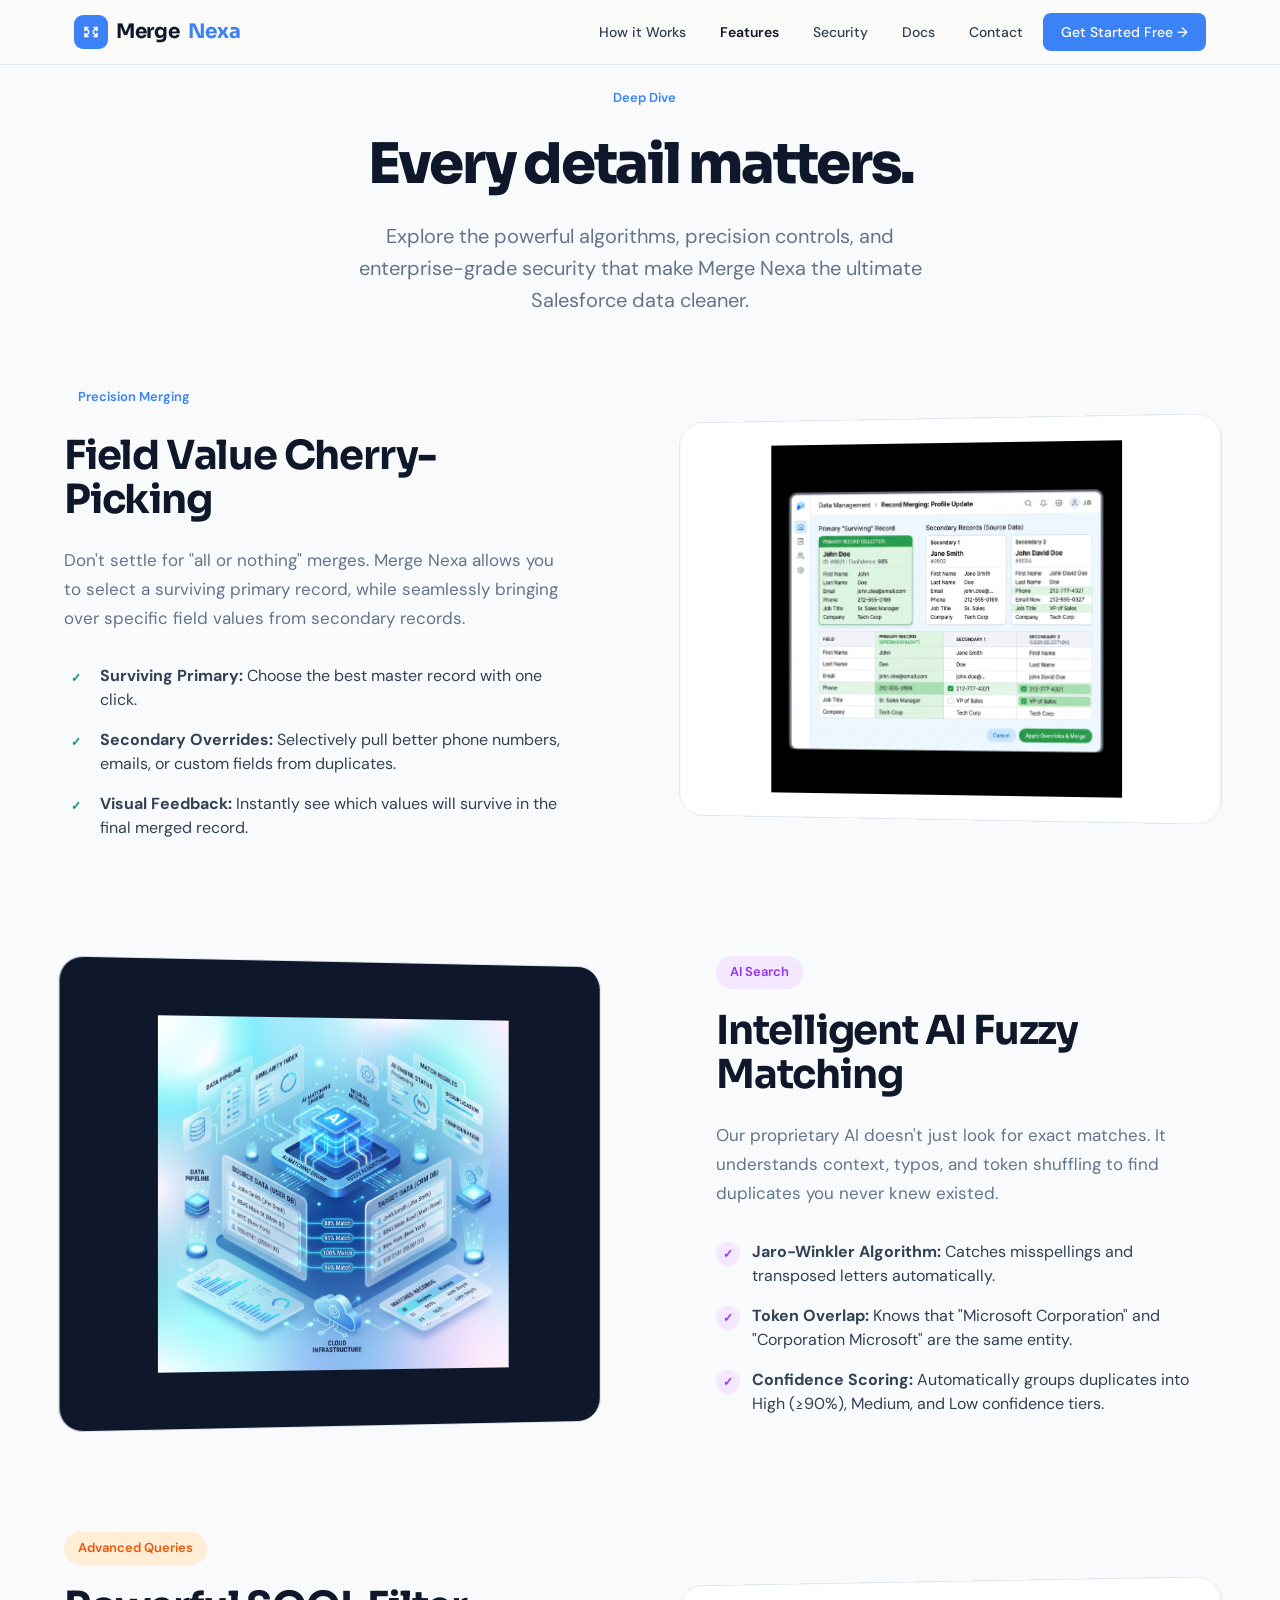
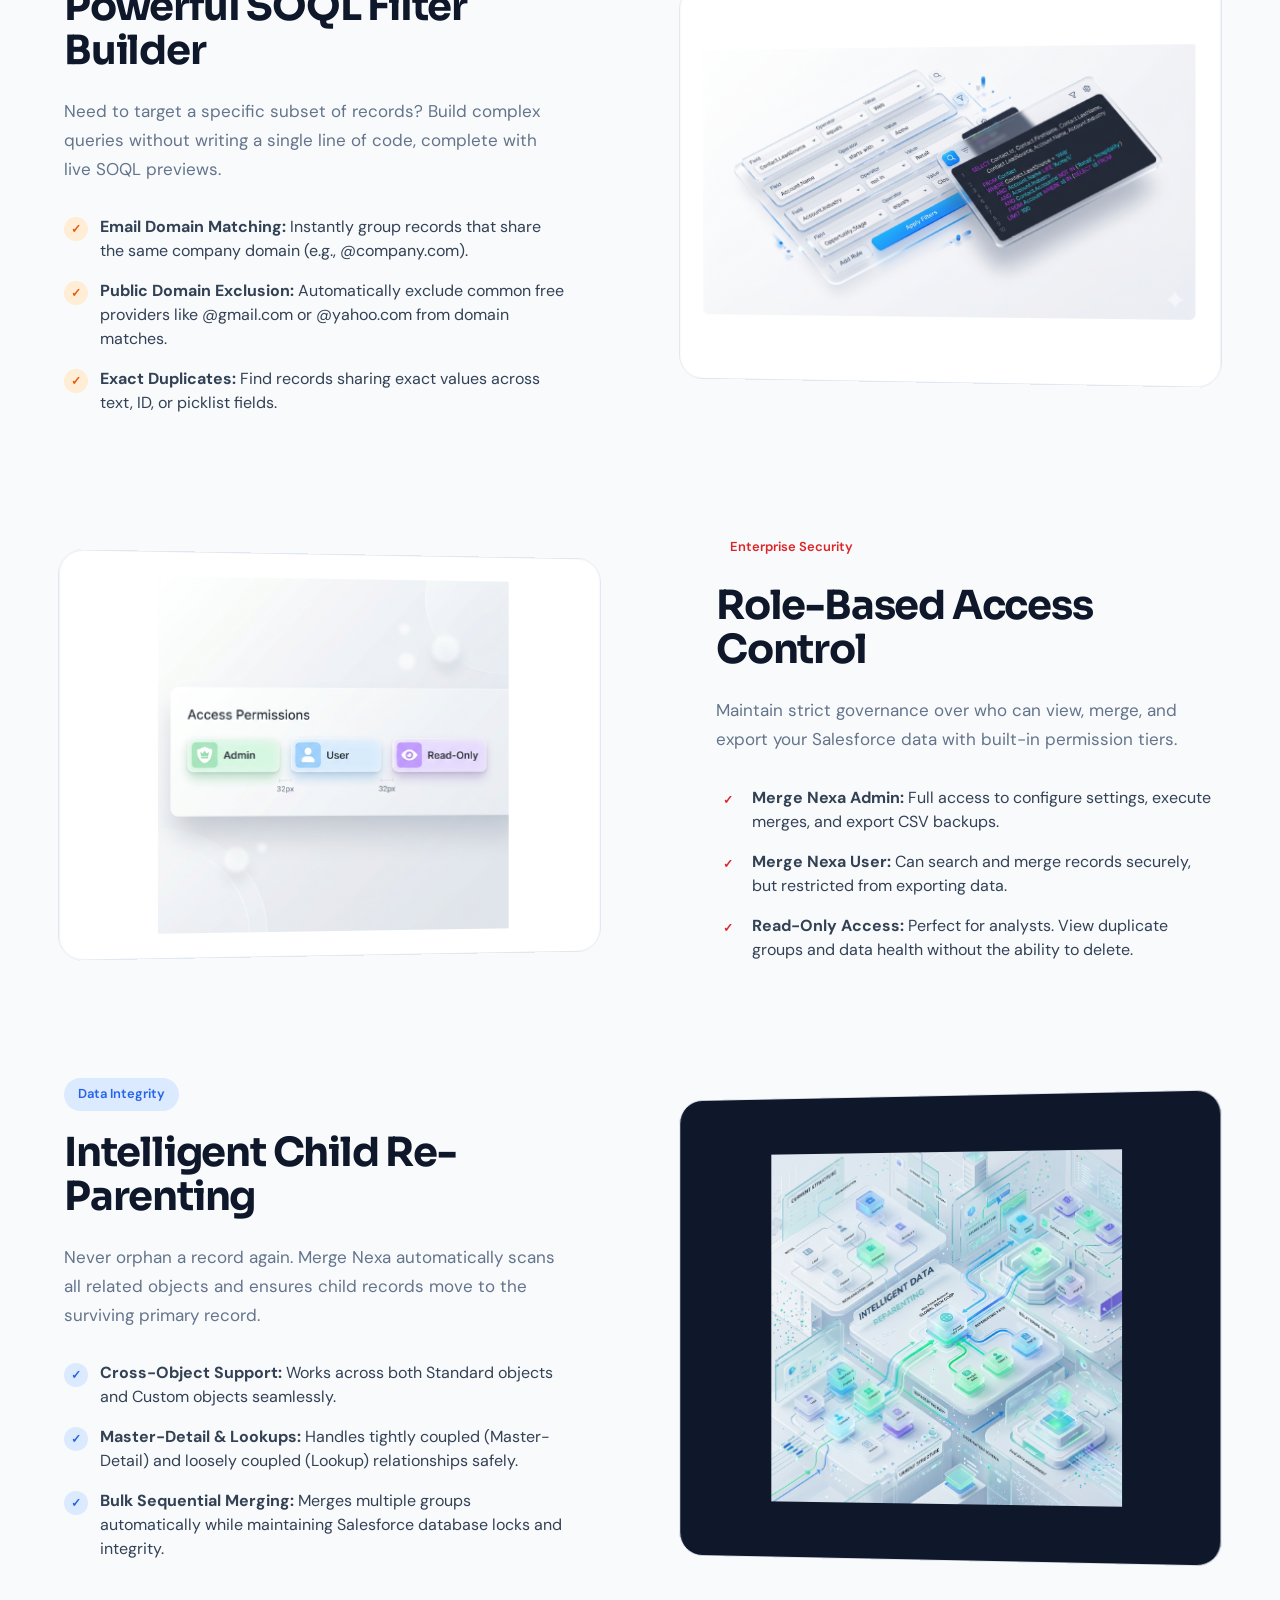
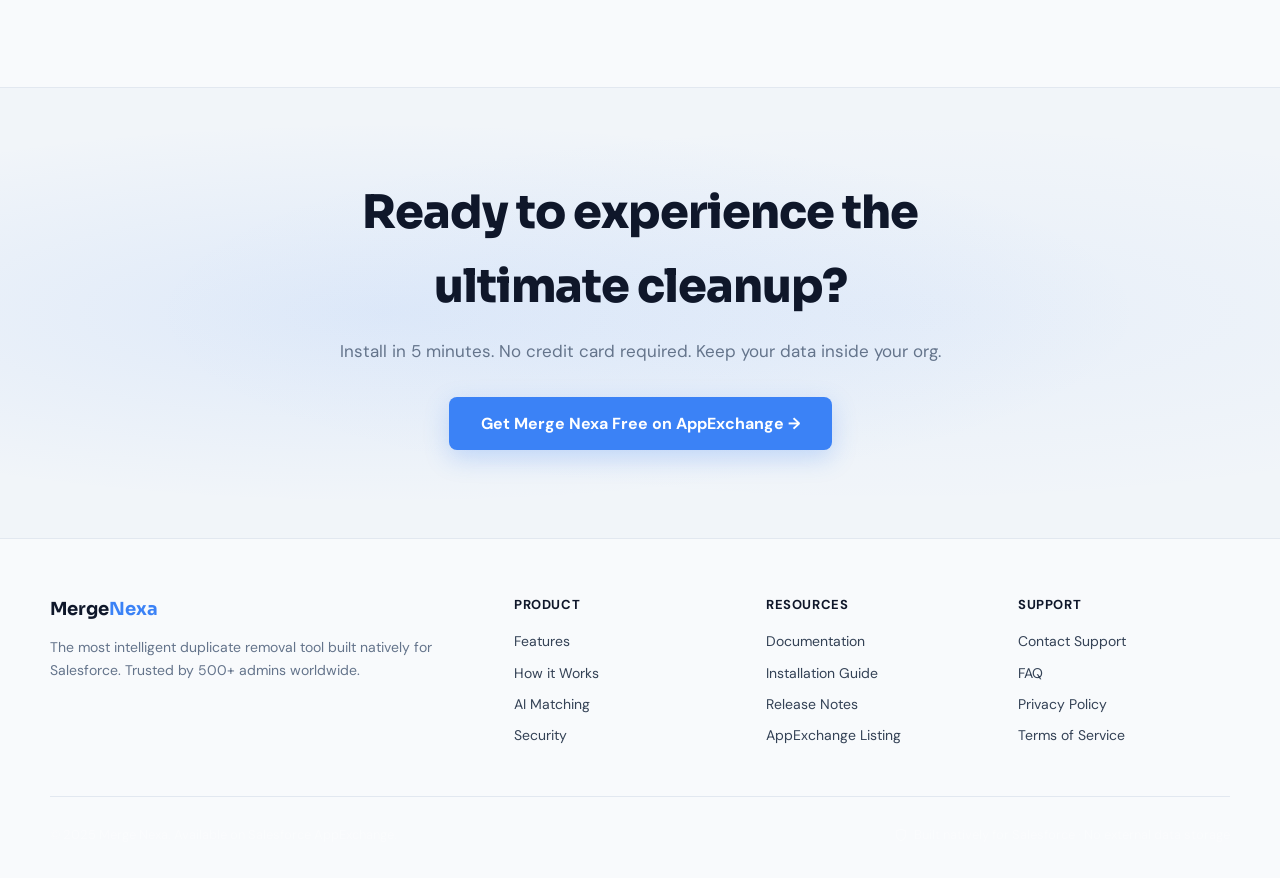
<file: pages/features.html>
<!DOCTYPE html>
<html lang="en">
<head>
<meta charset="UTF-8">
<meta name="viewport" content="width=device-width, initial-scale=1.0">
<title>Merge Nexa Features — The Ultimate Salesforce Data Cleaner</title>
<meta name="description" content="Discover every detail of Merge Nexa: AI fuzzy matching, field cherry-picking, robust SOQL filtering, and enterprise role-based security.">
<link rel="preconnect" href="https://fonts.googleapis.com">
<link rel="preconnect" href="https://fonts.gstatic.com" crossorigin>
<link href="https://fonts.googleapis.com/css2?family=Sora:wght@300;400;500;600;700;800&family=DM+Sans:ital,opsz,wght@0,9..40,300;0,9..40,400;0,9..40,500;0,9..40,600;1,9..40,300&display=swap" rel="stylesheet">
<link rel="stylesheet" href="../css/styles.css">
<style>
  .features-hero {
    padding: 15px 15px 15px;
    background: var(--bg);
    text-align: center;
  }
  .features-hero-title {
    font-family: var(--font-display);
    font-weight: 800;
    font-size: 56px;
    letter-spacing: -0.04em;
    color: var(--ink);
    margin-bottom: 24px;
    line-height: 1.1;
  }
  .features-hero-sub {
    font-size: 20px;
    color: var(--ink3);
    max-width: 600px;
    margin: 0 auto;
    line-height: 1.6;
  }
  .feature-block {
    display: grid;
    grid-template-columns: 1fr 1fr;
    gap: 64px;
    align-items: center;
    padding: 50px 24px;
    max-width: 1200px;
    margin: 0 auto;
  }
  .feature-block.reverse {
    direction: rtl;
  }
  .feature-block.reverse > * {
    direction: ltr;
  }
  .fb-content {
    max-width: 500px;
  }
  .fb-tag {
    display: inline-flex;
    align-items: center;
    gap: 8px;
    background: var(--accent-soft);
    color: var(--accent);
    padding: 6px 14px;
    border-radius: 100px;
    font-size: 13px;
    font-weight: 600;
    margin-bottom: 20px;
  }
  .fb-title {
    font-family: var(--font-display);
    font-weight: 700;
    font-size: 40px;
    color: var(--ink);
    line-height: 1.1;
    margin-bottom: 24px;
    letter-spacing: -0.03em;
  }
  .fb-desc {
    font-size: 17px;
    color: var(--ink3);
    line-height: 1.7;
    margin-bottom: 32px;
  }
  .fb-list {
    list-style: none;
    padding: 0;
    margin: 0;
  }
  .fb-list li {
    display: flex;
    align-items: flex-start;
    gap: 12px;
    margin-bottom: 16px;
    font-size: 16px;
    color: var(--ink2);
    line-height: 1.5;
  }
  .fb-list .icon {
    flex-shrink: 0;
    width: 24px;
    height: 24px;
    background: var(--green-soft);
    color: var(--green);
    border-radius: 50%;
    display: flex;
    align-items: center;
    justify-content: center;
    font-size: 12px;
    font-weight: bold;
    margin-top: 2px;
  }
  .fb-visual {
    position: relative;
    border-radius: 24px;
    overflow: hidden;
    box-shadow: var(--shadow-xl);
    border: 1px solid var(--border);
    background: var(--white);
    transform: perspective(1000px) rotateY(-5deg) translateY(0);
    transition: transform 0.5s cubic-bezier(0.2, 0.8, 0.2, 1);
  }
  .fb-visual:hover {
    transform: perspective(1000px) rotateY(0deg) translateY(-10px);
  }
  .feature-block.reverse .fb-visual {
    transform: perspective(1000px) rotateY(5deg) translateY(0);
  }
  .feature-block.reverse .fb-visual:hover {
    transform: perspective(1000px) rotateY(0deg) translateY(-10px);
  }
  .fb-visual img {
    width: 100%;
    height: 400px;
    object-fit: contain;
    display: block;
    padding: 24px;
  }
  
  @media (max-width: 900px) {
    .feature-block, .feature-block.reverse {
      grid-template-columns: 1fr;
      direction: ltr;
      gap: 40px;
      padding: 60px 24px;
    }
    .features-hero-title { font-size: 42px; }
  }
</style>
</head>
<body>

<!-- NAV -->
<nav id="mainNav">
  <div class="nav-inner">
    <a href="../index.html" class="nav-logo">
      <div class="logo-icon">
        <svg viewBox="0 0 24 24"><path d="M8 6H4v4M4 6l5 5M16 6h4v4M20 6l-5 5M8 18H4v-4M4 18l5-5M16 18h4v-4M20 18l-5-5"/></svg>
      </div>
      Merge<span style="color:var(--accent)">Nexa</span>
    </a>
    <div class="nav-links">
      <a href="../index.html#how-it-works">How it Works</a>
      <a href="features.html" style="color:var(--ink);font-weight:600">Features</a>
      <a href="../index.html#security">Security</a>
      <a href="documentation.html">Docs</a>
      <a href="contact.html">Contact</a>
      <a href="../index.html#get-started" class="nav-cta">Get Started Free →</a>
    </div>
    <button class="nav-hamburger" id="hamburger" aria-label="Menu">
      <span></span><span></span><span></span>
    </button>
  </div>
</nav>
<div class="mobile-menu" id="mobileMenu">
  <a href="../index.html#how-it-works" onclick="closeMobileMenu()">How it Works</a>
  <a href="features.html" onclick="closeMobileMenu()">Features</a>
  <a href="../index.html#security" onclick="closeMobileMenu()">Security</a>
  <a href="documentation.html" onclick="closeMobileMenu()">Docs</a>
  <a href="contact.html" onclick="closeMobileMenu()">Contact</a>
  <a href="../index.html#get-started" onclick="closeMobileMenu()" style="background:var(--accent-soft);color:var(--accent);font-weight:600">Get Started Free →</a>
</div>

<!-- HERO -->
<header class="features-hero reveal">
  <div class="fb-tag"><div class="dot"></div> Deep Dive</div>
  <h1 class="features-hero-title">Every detail matters.</h1>
  <p class="features-hero-sub">Explore the powerful algorithms, precision controls, and enterprise-grade security that make Merge Nexa the ultimate Salesforce data cleaner.</p>
</header>

<!-- FEATURE: CHERRY PICKING -->
<section class="feature-block reveal">
  <div class="fb-content">
    <div class="fb-tag">Precision Merging</div>
    <h2 class="fb-title">Field Value Cherry-Picking</h2>
    <p class="fb-desc">Don't settle for "all or nothing" merges. Merge Nexa allows you to select a surviving primary record, while seamlessly bringing over specific field values from secondary records.</p>
    <ul class="fb-list">
      <li><div class="icon">✓</div><span><strong>Surviving Primary:</strong> Choose the best master record with one click.</span></li>
      <li><div class="icon">✓</div><span><strong>Secondary Overrides:</strong> Selectively pull better phone numbers, emails, or custom fields from duplicates.</span></li>
      <li><div class="icon">✓</div><span><strong>Visual Feedback:</strong> Instantly see which values will survive in the final merged record.</span></li>
    </ul>
  </div>
  <div class="fb-visual">
    <img src="../images/field_cherry_picking.png" alt="Field Value Cherry Picking UI">
  </div>
</section>

<!-- FEATURE: AI SCORING -->
<section class="feature-block reverse reveal reveal-delay-1">
  <div class="fb-content">
    <div class="fb-tag" style="background:#f3e8ff;color:#9333ea">AI Search</div>
    <h2 class="fb-title">Intelligent AI Fuzzy Matching</h2>
    <p class="fb-desc">Our proprietary AI doesn't just look for exact matches. It understands context, typos, and token shuffling to find duplicates you never knew existed.</p>
    <ul class="fb-list">
      <li><div class="icon" style="background:#f3e8ff;color:#9333ea">✓</div><span><strong>Jaro-Winkler Algorithm:</strong> Catches misspellings and transposed letters automatically.</span></li>
      <li><div class="icon" style="background:#f3e8ff;color:#9333ea">✓</div><span><strong>Token Overlap:</strong> Knows that "Microsoft Corporation" and "Corporation Microsoft" are the same entity.</span></li>
      <li><div class="icon" style="background:#f3e8ff;color:#9333ea">✓</div><span><strong>Confidence Scoring:</strong> Automatically groups duplicates into High (≥90%), Medium, and Low confidence tiers.</span></li>
    </ul>
  </div>
  <div class="fb-visual" style="background:var(--ink);padding:32px;display:flex;align-items:center;justify-content:center">
    <img src="../images/ai-fuzzy-matching.png" alt="AI Fuzzy Matching Algorithms" style="border-radius:12px">
  </div>
</section>

<!-- FEATURE: DOMAIN FILTER & SOQL -->
<section class="feature-block reveal reveal-delay-1">
  <div class="fb-content">
    <div class="fb-tag" style="background:#ffedd5;color:#ea580c">Advanced Queries</div>
    <h2 class="fb-title">Powerful SOQL Filter Builder</h2>
    <p class="fb-desc">Need to target a specific subset of records? Build complex queries without writing a single line of code, complete with live SOQL previews.</p>
    <ul class="fb-list">
      <li><div class="icon" style="background:#ffedd5;color:#ea580c">✓</div><span><strong>Email Domain Matching:</strong> Instantly group records that share the same company domain (e.g., @company.com).</span></li>
      <li><div class="icon" style="background:#ffedd5;color:#ea580c">✓</div><span><strong>Public Domain Exclusion:</strong> Automatically exclude common free providers like @gmail.com or @yahoo.com from domain matches.</span></li>
      <li><div class="icon" style="background:#ffedd5;color:#ea580c">✓</div><span><strong>Exact Duplicates:</strong> Find records sharing exact values across text, ID, or picklist fields.</span></li>
    </ul>
  </div>
  <div class="fb-visual">
    <img src="../images/ba_filter_builder.png" alt="Email Domain Filter and Exclusions UI">
  </div>
</section>

<!-- FEATURE: SECURITY & ROLES -->
<section class="feature-block reverse reveal reveal-delay-1">
  <div class="fb-content">
    <div class="fb-tag" style="background:var(--red-soft);color:var(--red)">Enterprise Security</div>
    <h2 class="fb-title">Role-Based Access Control</h2>
    <p class="fb-desc">Maintain strict governance over who can view, merge, and export your Salesforce data with built-in permission tiers.</p>
    <ul class="fb-list">
      <li><div class="icon" style="background:var(--red-soft);color:var(--red)">✓</div><span><strong>Merge Nexa Admin:</strong> Full access to configure settings, execute merges, and export CSV backups.</span></li>
      <li><div class="icon" style="background:var(--red-soft);color:var(--red)">✓</div><span><strong>Merge Nexa User:</strong> Can search and merge records securely, but restricted from exporting data.</span></li>
      <li><div class="icon" style="background:var(--red-soft);color:var(--red)">✓</div><span><strong>Read-Only Access:</strong> Perfect for analysts. View duplicate groups and data health without the ability to delete.</span></li>
    </ul>
  </div>
  <div class="fb-visual">
    <img src="../images/role_permissions.png" alt="Role Based Permission Tiers">
  </div>
</section>

<!-- FEATURE: RE-PARENTING -->
<section class="feature-block reveal reveal-delay-1">
  <div class="fb-content">
    <div class="fb-tag" style="background:#dbeafe;color:#2563eb">Data Integrity</div>
    <h2 class="fb-title">Intelligent Child Re-Parenting</h2>
    <p class="fb-desc">Never orphan a record again. Merge Nexa automatically scans all related objects and ensures child records move to the surviving primary record.</p>
    <ul class="fb-list">
      <li><div class="icon" style="background:#dbeafe;color:#2563eb">✓</div><span><strong>Cross-Object Support:</strong> Works across both Standard objects and Custom objects seamlessly.</span></li>
      <li><div class="icon" style="background:#dbeafe;color:#2563eb">✓</div><span><strong>Master-Detail &amp; Lookups:</strong> Handles tightly coupled (Master-Detail) and loosely coupled (Lookup) relationships safely.</span></li>
      <li><div class="icon" style="background:#dbeafe;color:#2563eb">✓</div><span><strong>Bulk Sequential Merging:</strong> Merges multiple groups automatically while maintaining Salesforce database locks and integrity.</span></li>
    </ul>
  </div>
  <div class="fb-visual" style="background:var(--ink);padding:32px;display:flex;align-items:center;justify-content:center">
    <img src="../images/intelligent-reparenting.png" alt="Child Record Re-parenting" style="border-radius:12px">
  </div>
</section>

<!-- CTA -->
<section class="cta-section" style="margin-top:60px">
  <div class="cta-inner">
    <h2>Ready to experience the ultimate cleanup?</h2>
    <p>Install in 5 minutes. No credit card required. Keep your data inside your org.</p>
    <a href="https://appexchange.salesforce.com" target="_blank" class="btn-white">Get Merge Nexa Free on AppExchange →</a>
  </div>
</section>

<!-- FOOTER -->
<footer>
  <div class="footer-inner">
    <div class="footer-top">
      <div class="footer-brand">
        <div class="footer-logo-text">Merge<span>Nexa</span></div>
        <p>The most intelligent duplicate removal tool built natively for Salesforce. Trusted by 500+ admins worldwide.</p>
      </div>
      <div class="footer-col">
        <h5>Product</h5>
        <a href="features.html">Features</a>
        <a href="../index.html#how-it-works">How it Works</a>
        <a href="../index.html#ai">AI Matching</a>
        <a href="../index.html#security">Security</a>
      </div>
      <div class="footer-col">
        <h5>Resources</h5>
        <a href="documentation.html">Documentation</a>
        <a href="documentation.html#installation">Installation Guide</a>
        <a href="documentation.html#release-notes">Release Notes</a>
        <a href="https://appexchange.salesforce.com" target="_blank">AppExchange Listing</a>
      </div>
      <div class="footer-col">
        <h5>Support</h5>
        <a href="contact.html">Contact Support</a>
        <a href="../index.html#faq">FAQ</a>
        <a href="privacy.html">Privacy Policy</a>
        <a href="terms.html">Terms of Service</a>
      </div>
    </div>
    <div class="footer-bottom">
      <div style="font-size:13px;color:rgba(255,255,255,0.35)">© 2025 Merge Nexa. Available on Salesforce AppExchange.</div>
      <div style="display:flex;align-items:center;gap:6px;font-size:13px;color:rgba(255,255,255,0.35)">
        <svg width="14" height="14" viewBox="0 0 24 24" fill="none" stroke="currentColor" stroke-width="2" stroke-linecap="round"><path d="M12 22s8-4 8-10V5l-8-3-8 3v7c0 6 8 10 8 10z"/></svg>
        Built natively for Salesforce · No external data storage
      </div>
    </div>
  </div>
</footer>

<script src="../js/main.js"></script>
<script>
  // Simple intersection observer for reveal effects
  const observer = new IntersectionObserver((entries) => {
    entries.forEach(entry => {
      if(entry.isIntersecting) {
        entry.target.classList.add('active');
        observer.unobserve(entry.target);
      }
    });
  }, { threshold: 0.1 });
  document.querySelectorAll('.reveal').forEach(el => observer.observe(el));
</script>
</body>
</html>
</file>
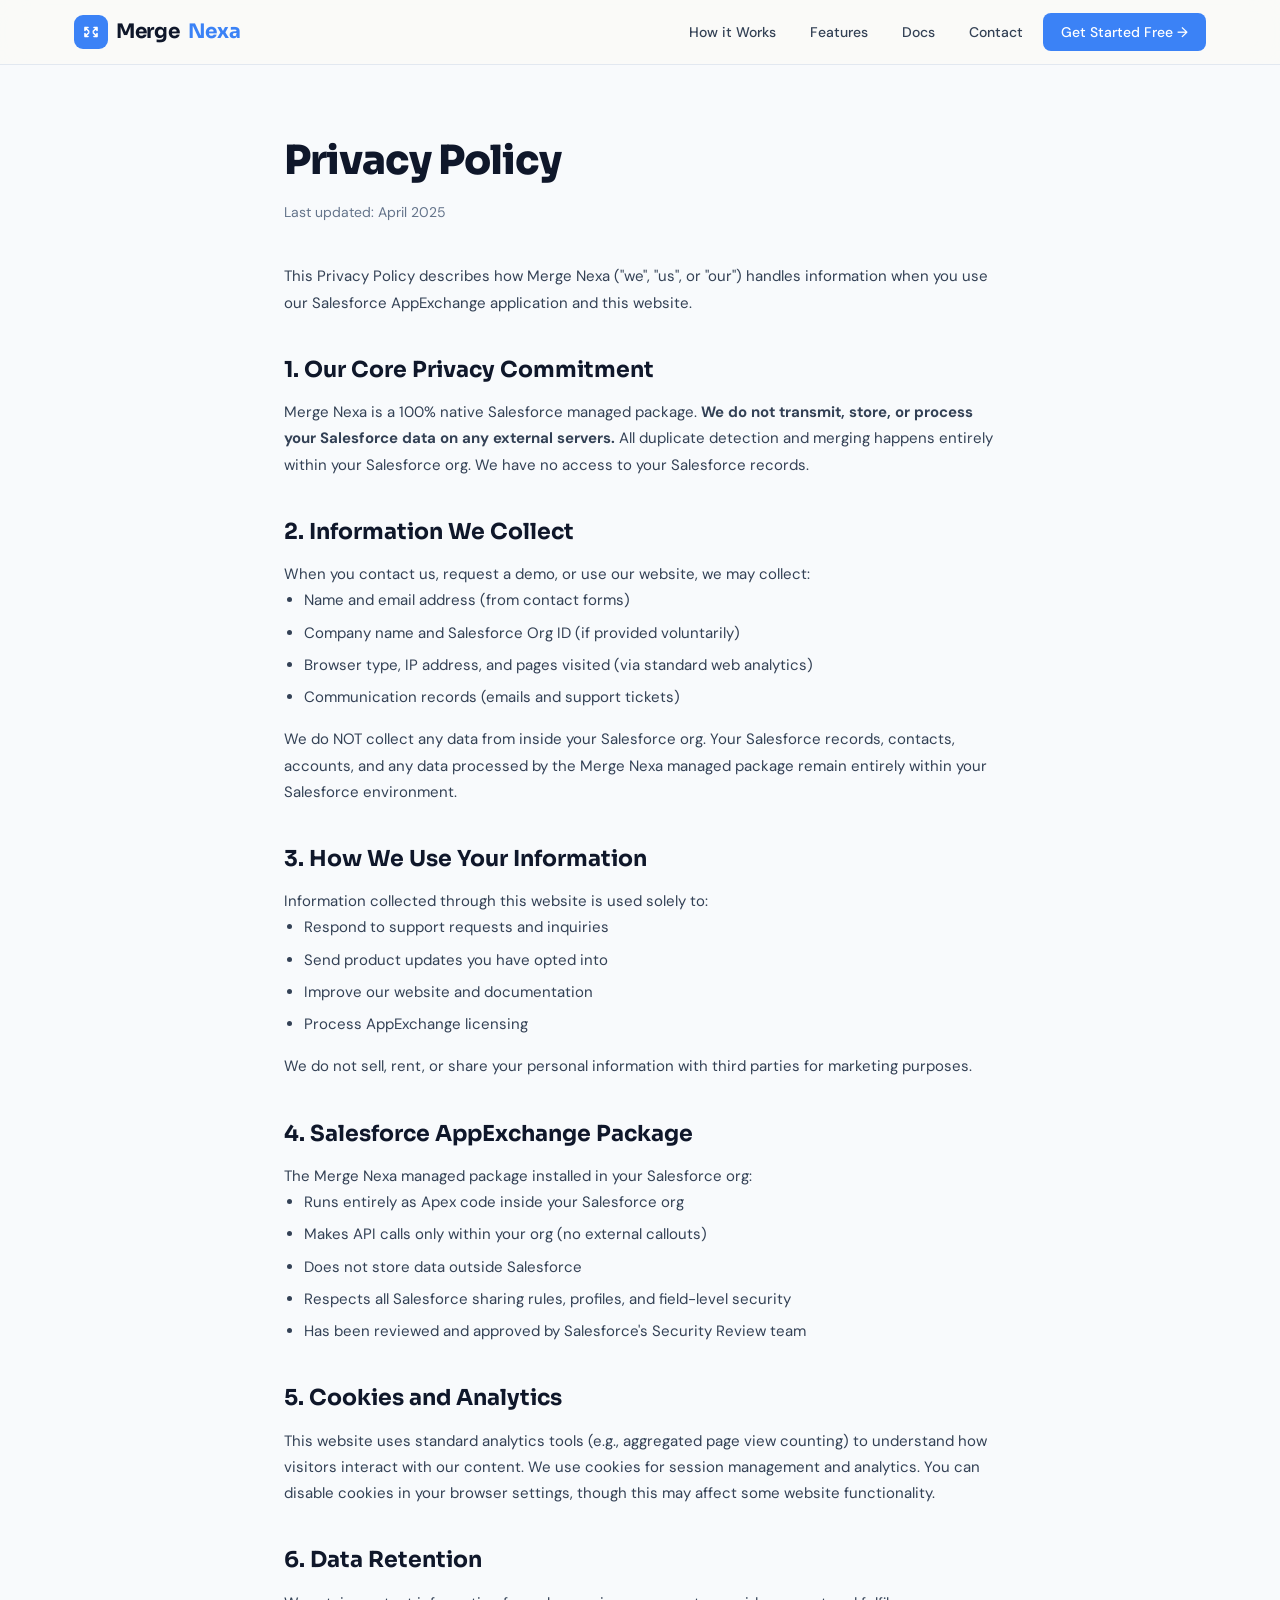
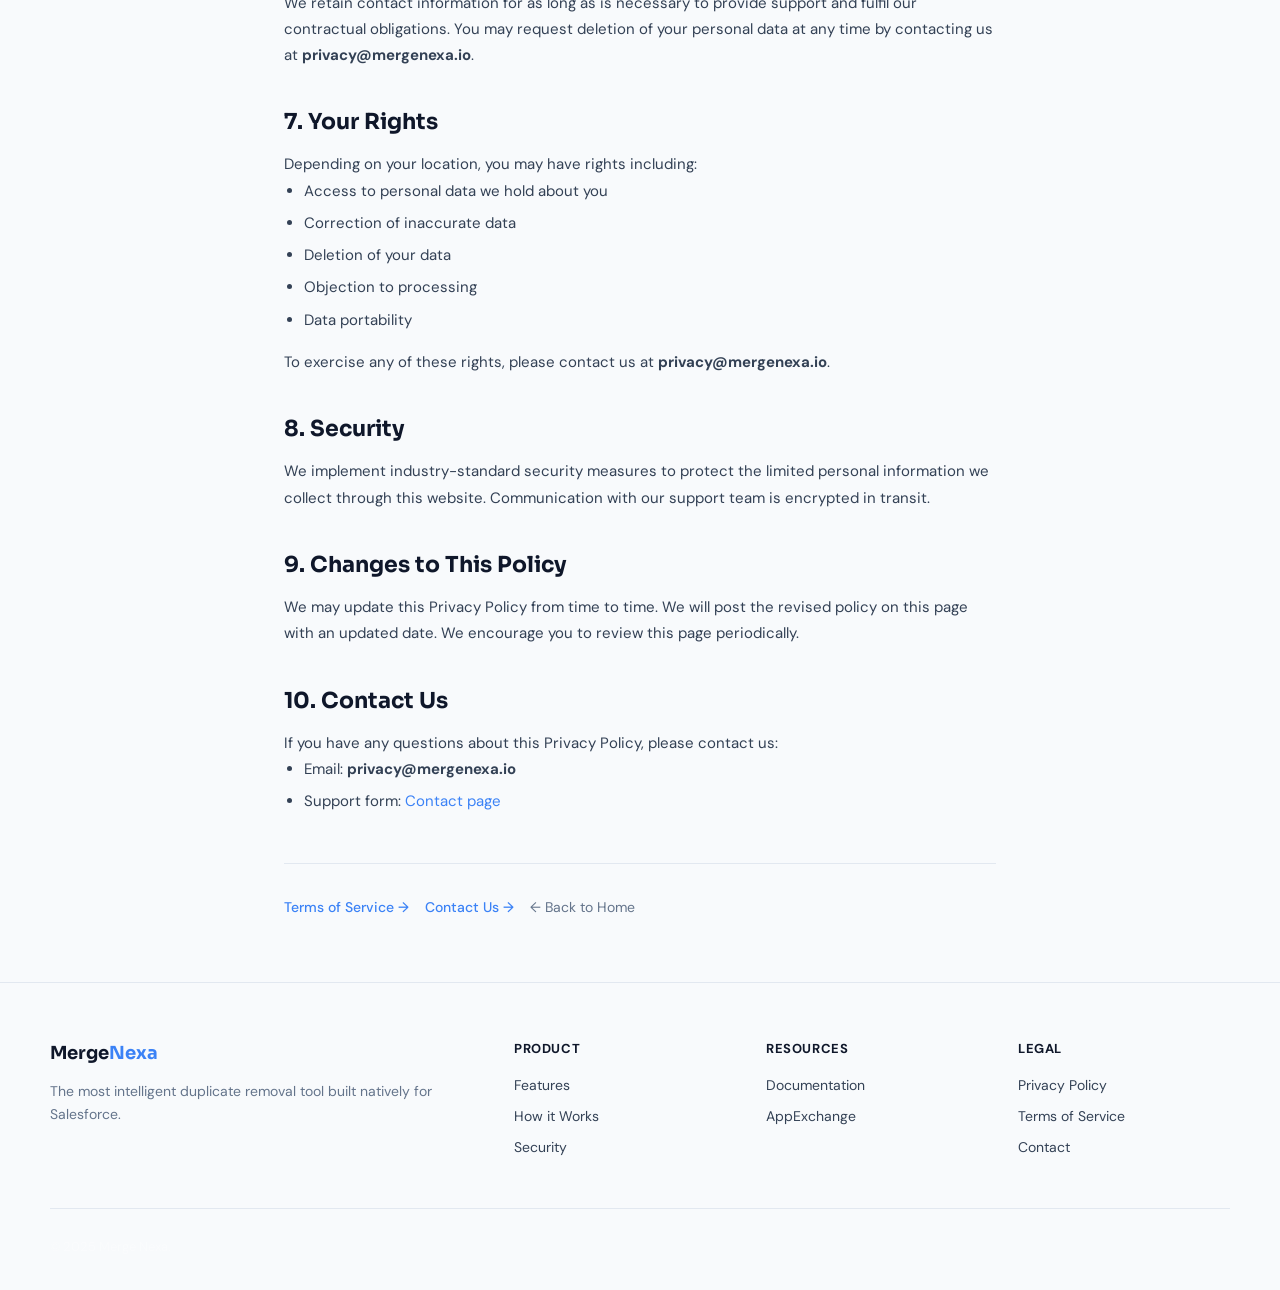
<file: pages/privacy.html>
<!DOCTYPE html>
<html lang="en">
<head>
<meta charset="UTF-8">
<meta name="viewport" content="width=device-width, initial-scale=1.0">
<title>Privacy Policy — Merge Nexa</title>
<link rel="preconnect" href="https://fonts.googleapis.com">
<link rel="preconnect" href="https://fonts.gstatic.com" crossorigin>
<link href="https://fonts.googleapis.com/css2?family=Sora:wght@300;400;500;600;700;800&family=DM+Sans:ital,opsz,wght@0,9..40,300;0,9..40,400;0,9..40,500;0,9..40,600;1,9..40,300&display=swap" rel="stylesheet">
<link rel="stylesheet" href="../css/styles.css">
</head>
<body>

<!-- LOADER -->
<div id="loader">
  <div class="loader-logo">Merge<span>Nexa</span></div>
  <div class="loader-track"><div class="loader-fill" id="loaderFill"></div></div>
  <div class="loader-msg" id="loaderMsg">Loading…</div>
</div>

<!-- NAV -->
<nav id="mainNav">
  <div class="nav-inner">
    <a href="../index.html" class="nav-logo">
      <div class="logo-icon">
        <svg viewBox="0 0 24 24"><path d="M8 6H4v4M4 6l5 5M16 6h4v4M20 6l-5 5M8 18H4v-4M4 18l5-5M16 18h4v-4M20 18l-5-5"/></svg>
      </div>
      Merge<span style="color:var(--accent)">Nexa</span>
    </a>
    <div class="nav-links">
      <a href="../index.html#how-it-works">How it Works</a>
      <a href="../index.html#features">Features</a>
      <a href="documentation.html">Docs</a>
      <a href="contact.html">Contact</a>
      <a href="../index.html#get-started" class="nav-cta">Get Started Free →</a>
    </div>
    <button class="nav-hamburger" id="hamburger" aria-label="Menu"><span></span><span></span><span></span></button>
  </div>
</nav>
<div class="mobile-menu" id="mobileMenu">
  <a href="../index.html" onclick="closeMobileMenu()">Home</a>
  <a href="documentation.html" onclick="closeMobileMenu()">Docs</a>
  <a href="contact.html" onclick="closeMobileMenu()">Contact</a>
</div>

<!-- CONTENT -->
<div class="legal-content">
  <h1>Privacy Policy</h1>
  <div class="last-updated">Last updated: April 2025</div>

  <p>This Privacy Policy describes how Merge Nexa ("we", "us", or "our") handles information when you use our Salesforce AppExchange application and this website.</p>

  <h2>1. Our Core Privacy Commitment</h2>
  <p>Merge Nexa is a 100% native Salesforce managed package. <strong>We do not transmit, store, or process your Salesforce data on any external servers.</strong> All duplicate detection and merging happens entirely within your Salesforce org. We have no access to your Salesforce records.</p>

  <h2>2. Information We Collect</h2>
  <p>When you contact us, request a demo, or use our website, we may collect:</p>
  <ul>
    <li>Name and email address (from contact forms)</li>
    <li>Company name and Salesforce Org ID (if provided voluntarily)</li>
    <li>Browser type, IP address, and pages visited (via standard web analytics)</li>
    <li>Communication records (emails and support tickets)</li>
  </ul>
  <p>We do NOT collect any data from inside your Salesforce org. Your Salesforce records, contacts, accounts, and any data processed by the Merge Nexa managed package remain entirely within your Salesforce environment.</p>

  <h2>3. How We Use Your Information</h2>
  <p>Information collected through this website is used solely to:</p>
  <ul>
    <li>Respond to support requests and inquiries</li>
    <li>Send product updates you have opted into</li>
    <li>Improve our website and documentation</li>
    <li>Process AppExchange licensing</li>
  </ul>
  <p>We do not sell, rent, or share your personal information with third parties for marketing purposes.</p>

  <h2>4. Salesforce AppExchange Package</h2>
  <p>The Merge Nexa managed package installed in your Salesforce org:</p>
  <ul>
    <li>Runs entirely as Apex code inside your Salesforce org</li>
    <li>Makes API calls only within your org (no external callouts)</li>
    <li>Does not store data outside Salesforce</li>
    <li>Respects all Salesforce sharing rules, profiles, and field-level security</li>
    <li>Has been reviewed and approved by Salesforce's Security Review team</li>
  </ul>

  <h2>5. Cookies and Analytics</h2>
  <p>This website uses standard analytics tools (e.g., aggregated page view counting) to understand how visitors interact with our content. We use cookies for session management and analytics. You can disable cookies in your browser settings, though this may affect some website functionality.</p>

  <h2>6. Data Retention</h2>
  <p>We retain contact information for as long as is necessary to provide support and fulfil our contractual obligations. You may request deletion of your personal data at any time by contacting us at <strong>privacy@mergenexa.io</strong>.</p>

  <h2>7. Your Rights</h2>
  <p>Depending on your location, you may have rights including:</p>
  <ul>
    <li>Access to personal data we hold about you</li>
    <li>Correction of inaccurate data</li>
    <li>Deletion of your data</li>
    <li>Objection to processing</li>
    <li>Data portability</li>
  </ul>
  <p>To exercise any of these rights, please contact us at <strong>privacy@mergenexa.io</strong>.</p>

  <h2>8. Security</h2>
  <p>We implement industry-standard security measures to protect the limited personal information we collect through this website. Communication with our support team is encrypted in transit.</p>

  <h2>9. Changes to This Policy</h2>
  <p>We may update this Privacy Policy from time to time. We will post the revised policy on this page with an updated date. We encourage you to review this page periodically.</p>

  <h2>10. Contact Us</h2>
  <p>If you have any questions about this Privacy Policy, please contact us:</p>
  <ul>
    <li>Email: <strong>privacy@mergenexa.io</strong></li>
    <li>Support form: <a href="contact.html" style="color:var(--accent)">Contact page</a></li>
  </ul>

  <div style="margin-top:48px;padding-top:32px;border-top:1px solid var(--border);display:flex;gap:16px;flex-wrap:wrap">
    <a href="terms.html" style="color:var(--accent);font-size:14px;font-weight:500">Terms of Service →</a>
    <a href="contact.html" style="color:var(--accent);font-size:14px;font-weight:500">Contact Us →</a>
    <a href="../index.html" style="color:var(--ink3);font-size:14px">← Back to Home</a>
  </div>
</div>

<!-- FOOTER -->
<footer>
  <div class="footer-inner">
    <div class="footer-top">
      <div class="footer-brand">
        <div class="footer-logo-text">Merge<span>Nexa</span></div>
        <p>The most intelligent duplicate removal tool built natively for Salesforce.</p>
      </div>
      <div class="footer-col">
        <h5>Product</h5>
        <a href="../index.html#features">Features</a>
        <a href="../index.html#how-it-works">How it Works</a>
        <a href="../index.html#security">Security</a>
      </div>
      <div class="footer-col">
        <h5>Resources</h5>
        <a href="documentation.html">Documentation</a>
        <a href="https://appexchange.salesforce.com" target="_blank">AppExchange</a>
      </div>
      <div class="footer-col">
        <h5>Legal</h5>
        <a href="privacy.html">Privacy Policy</a>
        <a href="terms.html">Terms of Service</a>
        <a href="contact.html">Contact</a>
      </div>
    </div>
    <div class="footer-bottom">
      <div style="font-size:13px;color:rgba(255,255,255,0.35)">© 2025 Merge Nexa.</div>
    </div>
  </div>
</footer>

<script src="../js/main.js"></script>
</body>
</html>
</file>
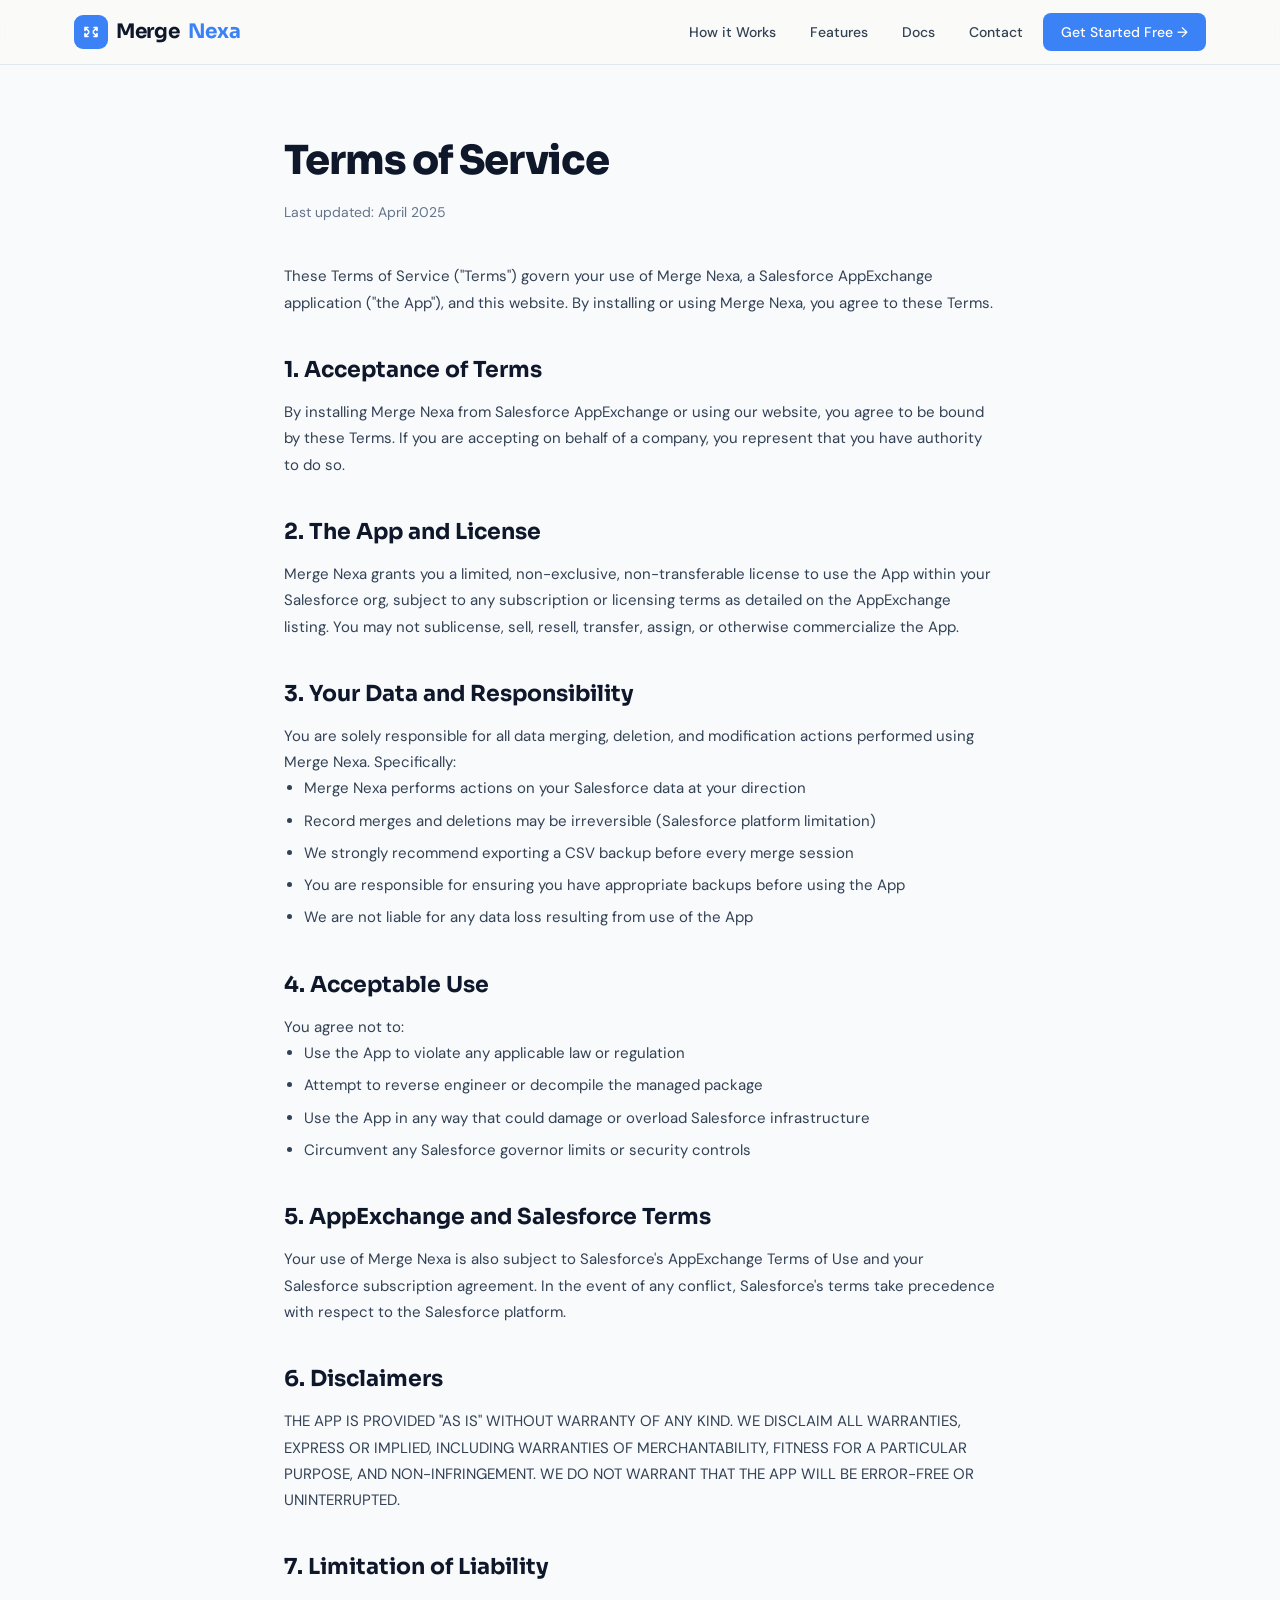
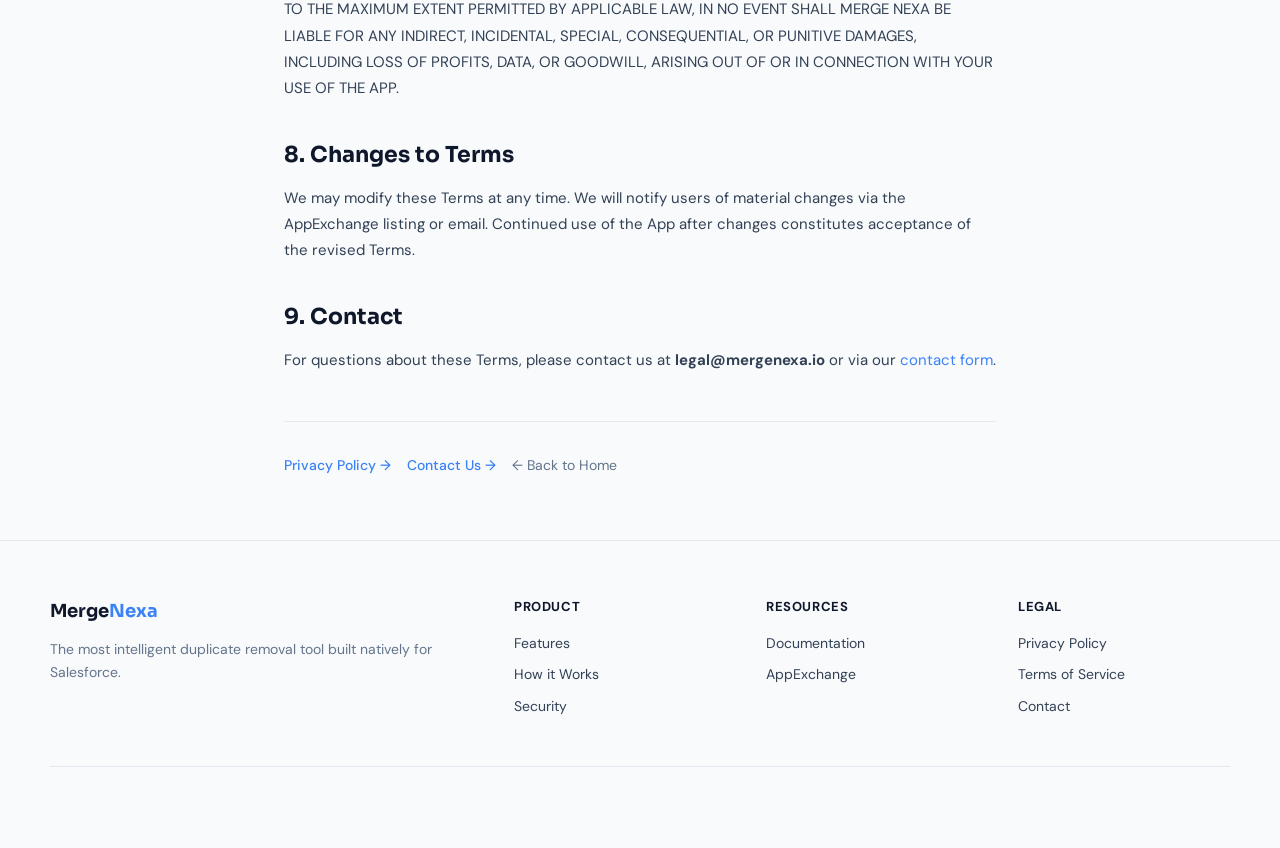
<file: pages/terms.html>
<!DOCTYPE html>
<html lang="en">
<head>
<meta charset="UTF-8">
<meta name="viewport" content="width=device-width, initial-scale=1.0">
<title>Terms of Service — Merge Nexa</title>
<link rel="preconnect" href="https://fonts.googleapis.com">
<link rel="preconnect" href="https://fonts.gstatic.com" crossorigin>
<link href="https://fonts.googleapis.com/css2?family=Sora:wght@300;400;500;600;700;800&family=DM+Sans:ital,opsz,wght@0,9..40,300;0,9..40,400;0,9..40,500;0,9..40,600;1,9..40,300&display=swap" rel="stylesheet">
<link rel="stylesheet" href="../css/styles.css">
</head>
<body>

<div id="loader">
  <div class="loader-logo">Merge<span>Nexa</span></div>
  <div class="loader-track"><div class="loader-fill" id="loaderFill"></div></div>
  <div class="loader-msg" id="loaderMsg">Loading…</div>
</div>

<nav id="mainNav">
  <div class="nav-inner">
    <a href="../index.html" class="nav-logo">
      <div class="logo-icon">
        <svg viewBox="0 0 24 24"><path d="M8 6H4v4M4 6l5 5M16 6h4v4M20 6l-5 5M8 18H4v-4M4 18l5-5M16 18h4v-4M20 18l-5-5"/></svg>
      </div>
      Merge<span style="color:var(--accent)">Nexa</span>
    </a>
    <div class="nav-links">
      <a href="../index.html#how-it-works">How it Works</a>
      <a href="../index.html#features">Features</a>
      <a href="documentation.html">Docs</a>
      <a href="contact.html">Contact</a>
      <a href="../index.html#get-started" class="nav-cta">Get Started Free →</a>
    </div>
    <button class="nav-hamburger" id="hamburger" aria-label="Menu"><span></span><span></span><span></span></button>
  </div>
</nav>
<div class="mobile-menu" id="mobileMenu">
  <a href="../index.html" onclick="closeMobileMenu()">Home</a>
  <a href="documentation.html" onclick="closeMobileMenu()">Docs</a>
  <a href="contact.html" onclick="closeMobileMenu()">Contact</a>
</div>

<div class="legal-content">
  <h1>Terms of Service</h1>
  <div class="last-updated">Last updated: April 2025</div>

  <p>These Terms of Service ("Terms") govern your use of Merge Nexa, a Salesforce AppExchange application ("the App"), and this website. By installing or using Merge Nexa, you agree to these Terms.</p>

  <h2>1. Acceptance of Terms</h2>
  <p>By installing Merge Nexa from Salesforce AppExchange or using our website, you agree to be bound by these Terms. If you are accepting on behalf of a company, you represent that you have authority to do so.</p>

  <h2>2. The App and License</h2>
  <p>Merge Nexa grants you a limited, non-exclusive, non-transferable license to use the App within your Salesforce org, subject to any subscription or licensing terms as detailed on the AppExchange listing. You may not sublicense, sell, resell, transfer, assign, or otherwise commercialize the App.</p>

  <h2>3. Your Data and Responsibility</h2>
  <p>You are solely responsible for all data merging, deletion, and modification actions performed using Merge Nexa. Specifically:</p>
  <ul>
    <li>Merge Nexa performs actions on your Salesforce data at your direction</li>
    <li>Record merges and deletions may be irreversible (Salesforce platform limitation)</li>
    <li>We strongly recommend exporting a CSV backup before every merge session</li>
    <li>You are responsible for ensuring you have appropriate backups before using the App</li>
    <li>We are not liable for any data loss resulting from use of the App</li>
  </ul>

  <h2>4. Acceptable Use</h2>
  <p>You agree not to:</p>
  <ul>
    <li>Use the App to violate any applicable law or regulation</li>
    <li>Attempt to reverse engineer or decompile the managed package</li>
    <li>Use the App in any way that could damage or overload Salesforce infrastructure</li>
    <li>Circumvent any Salesforce governor limits or security controls</li>
  </ul>

  <h2>5. AppExchange and Salesforce Terms</h2>
  <p>Your use of Merge Nexa is also subject to Salesforce's AppExchange Terms of Use and your Salesforce subscription agreement. In the event of any conflict, Salesforce's terms take precedence with respect to the Salesforce platform.</p>

  <h2>6. Disclaimers</h2>
  <p>THE APP IS PROVIDED "AS IS" WITHOUT WARRANTY OF ANY KIND. WE DISCLAIM ALL WARRANTIES, EXPRESS OR IMPLIED, INCLUDING WARRANTIES OF MERCHANTABILITY, FITNESS FOR A PARTICULAR PURPOSE, AND NON-INFRINGEMENT. WE DO NOT WARRANT THAT THE APP WILL BE ERROR-FREE OR UNINTERRUPTED.</p>

  <h2>7. Limitation of Liability</h2>
  <p>TO THE MAXIMUM EXTENT PERMITTED BY APPLICABLE LAW, IN NO EVENT SHALL MERGE NEXA BE LIABLE FOR ANY INDIRECT, INCIDENTAL, SPECIAL, CONSEQUENTIAL, OR PUNITIVE DAMAGES, INCLUDING LOSS OF PROFITS, DATA, OR GOODWILL, ARISING OUT OF OR IN CONNECTION WITH YOUR USE OF THE APP.</p>

  <h2>8. Changes to Terms</h2>
  <p>We may modify these Terms at any time. We will notify users of material changes via the AppExchange listing or email. Continued use of the App after changes constitutes acceptance of the revised Terms.</p>

  <h2>9. Contact</h2>
  <p>For questions about these Terms, please contact us at <strong>legal@mergenexa.io</strong> or via our <a href="contact.html" style="color:var(--accent)">contact form</a>.</p>

  <div style="margin-top:48px;padding-top:32px;border-top:1px solid var(--border);display:flex;gap:16px;flex-wrap:wrap">
    <a href="privacy.html" style="color:var(--accent);font-size:14px;font-weight:500">Privacy Policy →</a>
    <a href="contact.html" style="color:var(--accent);font-size:14px;font-weight:500">Contact Us →</a>
    <a href="../index.html" style="color:var(--ink3);font-size:14px">← Back to Home</a>
  </div>
</div>

<footer>
  <div class="footer-inner">
    <div class="footer-top">
      <div class="footer-brand">
        <div class="footer-logo-text">Merge<span>Nexa</span></div>
        <p>The most intelligent duplicate removal tool built natively for Salesforce.</p>
      </div>
      <div class="footer-col">
        <h5>Product</h5>
        <a href="../index.html#features">Features</a>
        <a href="../index.html#how-it-works">How it Works</a>
        <a href="../index.html#security">Security</a>
      </div>
      <div class="footer-col">
        <h5>Resources</h5>
        <a href="documentation.html">Documentation</a>
        <a href="https://appexchange.salesforce.com" target="_blank">AppExchange</a>
      </div>
      <div class="footer-col">
        <h5>Legal</h5>
        <a href="privacy.html">Privacy Policy</a>
        <a href="terms.html">Terms of Service</a>
        <a href="contact.html">Contact</a>
      </div>
    </div>
    <div class="footer-bottom">
      <div style="font-size:13px;color:rgba(255,255,255,0.35)">© 2025 Merge Nexa.</div>
    </div>
  </div>
</footer>

<script src="../js/main.js"></script>
</body>
</html>
</file>
<file: css/styles.css>
:root {
  --ink: #0f172a;
  --ink2: #334155;
  --ink3: #64748b;
  --bg: #f8fafc;
  --bg2: #f1f5f9;
  --bg3: #e2e8f0;
  --white: #ffffff;
  --accent: #3b82f6;
  --accent2: #2563eb;
  /* --accent-soft: #eff6ff; */
  --accent-mid: #bfdbfe;
  --green: #059669;
  /* --green-soft: #ecfdf5; */
  --amber: #d97706;
  /* --amber-soft: #fffbeb; */
  --red: #dc2626;
  /* --red-soft: #fef2f2; */
  --border: #e2e8f0;
  --border2: #cbd5e1;
  --radius: 14px;
  --radius-sm: 8px;
  --radius-lg: 24px;
  --shadow: 0 4px 24px rgba(15,23,42,0.06);
  --shadow-lg: 0 12px 48px rgba(15,23,42,0.08);
  --font: 'DM Sans', sans-serif;
  --font-display: 'Sora', sans-serif;
}
*,*::before,*::after{box-sizing:border-box;margin:0;padding:0}
html{scroll-behavior:smooth;font-size:16px}
body{font-family:var(--font);background:var(--bg);color:var(--ink);line-height:1.6;overflow-x:hidden}
img{max-width:100%;display:block;border-radius:var(--radius-lg);transition:transform 0.4s cubic-bezier(0.16, 1, 0.3, 1), box-shadow 0.4s cubic-bezier(0.16, 1, 0.3, 1)}
img:hover:not(.testi-avatar){transform:translateY(-4px) scale(1.02)}
a{color:inherit;text-decoration:none}
button{cursor:pointer;font-family:var(--font)}

/* ── LOADER ── */
#loader{position:fixed;inset:0;background:var(--white);z-index:9999;display:flex;flex-direction:column;align-items:center;justify-content:center;gap:20px;transition:opacity 0.5s,visibility 0.5s}
#loader.hidden{opacity:0;visibility:hidden;pointer-events:none}
.loader-logo{font-family:var(--font-display);font-size:28px;font-weight:700;letter-spacing:-0.5px;color:var(--ink)}
.loader-logo span{color:var(--accent)}
.loader-track{width:200px;height:3px;background:var(--bg3);border-radius:99px;overflow:hidden}
.loader-fill{height:100%;width:0;background:var(--accent);border-radius:99px;transition:width 0.4s ease}
.loader-msg{font-size:13px;color:var(--ink3);font-weight:400}

/* ── NAV ── */
nav{position:sticky;top:0;z-index:100;background:rgba(250,250,248,0.88);backdrop-filter:blur(16px);border-bottom:1px solid var(--border);transition:box-shadow 0.3s}
nav.scrolled{box-shadow:var(--shadow)}
.nav-inner{max-width:1180px;margin:0 auto;padding:0 24px;height:64px;display:flex;align-items:center;justify-content:space-between}
.nav-logo{font-family:var(--font-display);font-size:20px;font-weight:700;letter-spacing:-0.3px;display:flex;align-items:center;gap:8px}
.nav-logo .logo-icon{width:34px;height:34px;background:var(--accent);border-radius:9px;display:flex;align-items:center;justify-content:center}
.nav-logo .logo-icon svg{width:18px;height:18px;fill:none;stroke:#fff;stroke-width:2.2;stroke-linecap:round;stroke-linejoin:round}
.nav-links{display:flex;align-items:center;gap:6px}
.nav-links a{font-size:14px;font-weight:500;color:var(--ink2);padding:6px 14px;border-radius:var(--radius-sm);transition:background 0.15s,color 0.15s}
.nav-links a:hover{background:var(--bg2);color:var(--ink)}
.nav-cta{background:var(--accent);color:#fff!important;border-radius:var(--radius-sm);padding:8px 18px!important;font-size:14px!important;transition:background 0.15s,transform 0.1s!important}
.nav-cta:hover{background:var(--accent2)!important;transform:translateY(-1px)!important}
.nav-hamburger{display:none;flex-direction:column;gap:5px;padding:6px;border:none;background:none;cursor:pointer}
.nav-hamburger span{display:block;width:22px;height:2px;background:var(--ink);border-radius:2px;transition:all 0.25s}
.mobile-menu{display:none;position:fixed;top:64px;left:0;right:0;background:var(--white);border-bottom:1px solid var(--border);padding:16px 24px;flex-direction:column;gap:4px;z-index:99}
.mobile-menu.open{display:flex}
.mobile-menu a{font-size:15px;font-weight:500;color:var(--ink2);padding:10px 14px;border-radius:var(--radius-sm);transition:background 0.15s}
.mobile-menu a:hover{background:var(--bg2)}

/* ── SECTIONS ── */
.section{padding:88px 24px}
.section-inner{max-width:1180px;margin:0 auto}
.section-tag{display:inline-flex;align-items:center;gap:6px;font-size:12px;font-weight:600;text-transform:uppercase;letter-spacing:0.8px;color:var(--accent);background:var(--accent-soft);padding:5px 12px;border-radius:99px;margin-bottom:16px}
.section-tag .dot{width:6px;height:6px;background:var(--accent);border-radius:50%}
h1,h2,h3{font-family:var(--font-display)}
.hero-headline{font-size:clamp(42px,6vw,76px);font-weight:800;line-height:1.08;letter-spacing:-2px;color:var(--ink);margin-bottom:22px}
.hero-headline em{font-style:normal;color:var(--accent)}
.section-headline{font-size:clamp(30px,4vw,46px);font-weight:700;line-height:1.15;letter-spacing:-1px;color:var(--ink);margin-bottom:14px}
.section-sub{font-size:clamp(16px,2vw,18px);color:var(--ink3);line-height:1.65;max-width:580px}
.section-sub.center{margin:0 auto;text-align:center}

/* ── HERO ── */
.hero{padding:80px 24px 0;overflow:hidden}
.hero-inner{max-width:1180px;margin:0 auto;display:grid;grid-template-columns:1fr 1fr;gap:64px;align-items:center}
.hero-badge{display:inline-flex;align-items:center;gap:8px;background:var(--green-soft);border:1px solid #a7f3d0;color:#065f46;font-size:12px;font-weight:600;padding:5px 12px;border-radius:99px;margin-bottom:24px}
.hero-badge .pulse{width:8px;height:8px;background:var(--green);border-radius:50%;animation:pulse 2s infinite}
@keyframes pulse{0%,100%{transform:scale(1);opacity:1}50%{transform:scale(1.4);opacity:0.7}}
.hero-desc{font-size:18px;color:var(--ink3);line-height:1.65;margin-bottom:32px;max-width:480px}
.hero-actions{display:flex;flex-wrap:wrap;gap:12px;align-items:center}
.btn-primary{display:inline-flex;align-items:center;gap:8px;background:var(--accent);color:#fff;font-family:var(--font);font-size:16px;font-weight:600;padding:14px 28px;border-radius:var(--radius-sm);border:none;transition:background 0.15s,transform 0.15s,box-shadow 0.15s;box-shadow:0 4px 14px rgba(37,99,235,0.35)}
.btn-primary:hover{background:var(--accent2);transform:translateY(-2px);box-shadow:0 8px 24px rgba(37,99,235,0.4)}
.btn-secondary{display:inline-flex;align-items:center;gap:8px;background:var(--white);color:var(--ink);font-family:var(--font);font-size:16px;font-weight:500;padding:14px 28px;border-radius:var(--radius-sm);border:1.5px solid var(--border2);transition:background 0.15s,border-color 0.15s}
.btn-secondary:hover{background:var(--bg2);border-color:var(--ink3)}
.hero-trust{margin-top:40px;display:flex;align-items:center;gap:14px;flex-wrap:wrap}
.hero-trust-text{font-size:13px;color:var(--ink3)}
.hero-trust-avatars{display:flex}
.avatar{width:32px;height:32px;border-radius:50%;border:2px solid var(--white);background:var(--accent-mid);margin-left:-8px;display:flex;align-items:center;justify-content:center;font-size:11px;font-weight:700;color:var(--accent)}
.avatar:first-child{margin-left:0}
.hero-stars{display:flex;align-items:center;gap:4px;color:#f59e0b;font-size:14px}
.hero-visual{position:relative;height: -webkit-fill-available;}
.hero-mockup{background:var(--white);border:1px solid var(--border);border-radius:var(--radius-lg);overflow:hidden;box-shadow:var(--shadow-lg);animation:floatUp 0.8s ease 0.3s both}
@keyframes floatUp{from{opacity:0;transform:translateY(24px)}to{opacity:1;transform:translateY(0)}}
.mockup-bar{background:var(--bg2);padding:12px 16px;display:flex;align-items:center;gap:8px;border-bottom:1px solid var(--border)}
.mockup-dots{display:flex;gap:6px}
.mockup-dot{width:11px;height:11px;border-radius:50%}
.mockup-dot.r{background:#fc5f57}
.mockup-dot.y{background:#febc2e}
.mockup-dot.g{background:#28c840}
.mockup-title{font-size:12px;font-weight:600;color:var(--ink3);margin:0 auto}
.mockup-body{padding:20px}
.mockup-header{display:flex;align-items:center;gap:10px;margin-bottom:16px}
.mockup-icon{width:36px;height:36px;background:var(--accent);border-radius:9px;display:flex;align-items:center;justify-content:center}
.mockup-icon svg{width:18px;height:18px;stroke:#fff;fill:none;stroke-width:2;stroke-linecap:round}
.mockup-text h4{font-size:16px;font-weight:700;font-family:var(--font-display);color:var(--ink)}
.mockup-text p{font-size:12px;color:var(--ink3)}
.mockup-modes{display:flex;gap:6px;margin-bottom:16px}
.mockup-mode{flex:1;padding:8px;border-radius:var(--radius-sm);font-size:12px;font-weight:600;text-align:center;border:1.5px solid var(--border)}
.mockup-mode.active{background:var(--accent-soft);border-color:var(--accent-mid);color:var(--accent)}
.mockup-mode.ai{display:flex;align-items:center;justify-content:center;gap:4px}
.ai-badge{background:var(--accent);color:#fff;font-size:9px;font-weight:700;padding:1px 5px;border-radius:4px}
.mockup-group{background:var(--bg);border:1px solid var(--border);border-radius:var(--radius-sm);margin-bottom:8px;overflow:hidden}
.group-header{background:var(--bg2);padding:8px 12px;display:flex;align-items:center;gap:8px;font-size:11px;font-weight:600}
.group-badge{background:var(--accent-soft);color:var(--accent);padding:2px 7px;border-radius:4px;font-size:10px}
.group-count{color:var(--ink3);margin-left:auto;font-size:10px}
.group-row{padding:8px 12px;display:flex;align-items:center;gap:8px;border-top:1px solid var(--border);font-size:11px}
.group-row.primary{background:#f0fdf4}
.star{color:#f59e0b;font-size:12px}
.row-name{font-weight:600;color:var(--ink);flex:1}
.row-email{color:var(--ink3);font-size:10px}
.match-pct{background:var(--green-soft);color:var(--green);font-size:10px;font-weight:700;padding:2px 6px;border-radius:4px}
.merge-btn{display:block;width:100%;margin-top:12px;background:var(--accent);color:#fff;border:none;border-radius:var(--radius-sm);padding:10px;font-size:13px;font-weight:600;cursor:pointer;transition:background 0.15s}
.merge-btn:hover{background:var(--accent2)}
.floating-card{position:absolute;background:var(--white);border:1px solid var(--border);border-radius:var(--radius);padding:12px 16px;box-shadow:var(--shadow-lg);font-size:12px;animation:floatCard 6s ease-in-out infinite}
.fc-1{top:-18px;right:-16px;animation-delay:-2s}
.fc-2{bottom: 350px;;left:-24px;animation-delay:-4s}
@keyframes floatCard{0%,100%{transform:translateY(0)}50%{transform:translateY(-8px)}}
.fc-num{font-size:22px;font-weight:800;font-family:var(--font-display);color:var(--accent)}
.fc-label{color:var(--ink3);font-size:11px;margin-top:1px}
.fc-icon{display:flex;align-items:center;gap:6px;margin-bottom:4px}
.fc-dot{width:8px;height:8px;border-radius:50%}

/* ── STATS BAR ── */
.stats-bar{background:linear-gradient(135deg,var(--accent) 0%,var(--accent2) 100%);padding:40px 24px}
.stats-inner{max-width:1180px;margin:0 auto;display:grid;grid-template-columns:repeat(4,1fr);gap:1px;background:rgba(255,255,255,0.2);border-radius:var(--radius)}
.stat-item{background:rgba(255,255,255,0.1);backdrop-filter:blur(10px);padding:28px 24px;border-radius:var(--radius);text-align:center}
.stat-num{font-family:var(--font-display);font-size:clamp(28px,4vw,42px);font-weight:800;color:#fff;letter-spacing:-1px}
.stat-label{font-size:14px;color:rgba(255,255,255,0.9);margin-top:4px;font-weight:500}

/* ── HOW IT WORKS ── */
.steps{display:grid;grid-template-columns:repeat(4,1fr);gap:0;margin-top:60px;position:relative}
.steps::before{content:'';position:absolute;top:32px;left:calc(25% - 2px);right:calc(25% - 2px);height:2px;background-image:repeating-linear-gradient(90deg,var(--accent-mid) 0,var(--accent-mid) 6px,transparent 6px,transparent 12px)}
.step-card{padding:0 20px;text-align:center;position:relative}
.step-num{width:64px;height:64px;border-radius:50%;background:var(--white);border:2px solid var(--accent-mid);display:flex;align-items:center;justify-content:center;font-family:var(--font-display);font-size:22px;font-weight:800;color:var(--accent);margin:0 auto 20px;position:relative;z-index:1;box-shadow:0 0 0 6px var(--bg)}
.step-title{font-family:var(--font-display);font-size:16px;font-weight:700;color:var(--ink);margin-bottom:8px}
.step-desc{font-size:14px;color:var(--ink3);line-height:1.6}

/* ── FEATURES ── */
.features-grid{display:grid;grid-template-columns:1fr 1fr;gap:24px;margin-top:56px}
.feature-card{background:var(--white);border:1px solid var(--border);border-radius:var(--radius-lg);padding:32px;transition:box-shadow 0.2s,transform 0.2s}
.feature-card:hover{box-shadow:var(--shadow-lg);transform:translateY(-3px)}
.feature-card.wide{grid-column:span 2}
.feature-icon{width:48px;height:48px;border-radius:var(--radius-sm);display:flex;align-items:center;justify-content:center;margin-bottom:20px}
.feature-icon svg{width:22px;height:22px;stroke-width:2;stroke-linecap:round;stroke-linejoin:round}
.feature-icon.blue{background:var(--accent-soft)}
.feature-icon.blue svg{stroke:var(--accent)}
.feature-icon.green{background:var(--green-soft)}
.feature-icon.green svg{stroke:var(--green)}
.feature-icon.amber{background:var(--amber-soft)}
.feature-icon.amber svg{stroke:var(--amber)}
.feature-icon.red{background:var(--red-soft)}
.feature-icon.red svg{stroke:var(--red)}
.feature-card h3{font-family:var(--font-display);font-size:20px;font-weight:700;color:var(--ink);margin-bottom:10px;letter-spacing:-0.3px}
.feature-card p{font-size:15px;color:var(--ink3);line-height:1.65}
.feature-tags{display:flex;flex-wrap:wrap;gap:6px;margin-top:18px}
.feature-tag{font-size:12px;font-weight:500;padding:4px 10px;border-radius:6px;background:var(--bg2);color:var(--ink2)}

/* ── AI SECTION ── */
.ai-section{background:linear-gradient(135deg,var(--accent-soft) 0%,var(--white) 50%,var(--accent-soft) 100%);padding:88px 24px;position:relative;overflow:hidden;border-top:1px solid var(--border)}
.ai-bg-grid{position:absolute;inset:0;background-image:linear-gradient(rgba(37,99,235,0.05) 1px,transparent 1px),linear-gradient(90deg,rgba(37,99,235,0.05) 1px,transparent 1px);background-size:40px 40px;pointer-events:none}
.ai-inner{max-width:1180px;margin:0 auto;position:relative;display:grid;grid-template-columns:1fr 1fr;gap:64px;align-items:center}
.ai-tag{display:inline-flex;align-items:center;gap:6px;background:var(--white);border:1px solid var(--accent-mid);color:var(--accent);font-size:12px;font-weight:600;padding:5px 12px;border-radius:99px;margin-bottom:16px;text-transform:uppercase;letter-spacing:0.8px;box-shadow:0 2px 10px rgba(37,99,235,0.05)}
.ai-headline{font-family:var(--font-display);font-size:clamp(28px,4vw,44px);font-weight:800;letter-spacing:-1px;color:var(--ink);line-height:1.1;margin-bottom:16px}
.ai-sub{font-size:16px;color:var(--ink3);line-height:1.65;margin-bottom:32px}
.ai-chips{display:flex;flex-wrap:wrap;gap:8px;margin-bottom:28px}
.ai-chip{display:flex;align-items:center;gap:6px;background:var(--white);border:1px solid var(--border);color:var(--ink2);font-size:13px;font-weight:500;padding:7px 14px;border-radius:99px;box-shadow:0 2px 8px rgba(15,23,42,0.04)}
.ai-chip .chip-dot{width:7px;height:7px;border-radius:50%;background:var(--accent)}
.ai-visual{background:rgba(255,255,255,0.4);border:1px solid rgba(255,255,255,0.5);border-radius:var(--radius-lg);padding:32px;backdrop-filter:blur(12px);box-shadow:0 20px 50px rgba(15,23,42,0.1);position:relative;z-index:1}
.ai-field-grid{display:flex;flex-wrap:wrap;gap:8px;margin-top:14px}
.ai-field-chip{padding:12px 18px;border-radius:18px;font-size:14px;font-weight:600;cursor:pointer;transition:all 0.3s cubic-bezier(0.16,1,0.3,1);display:flex;flex-direction:column;gap:8px;background:var(--white);border:1.5px solid var(--border);color:var(--ink2);min-height:82px;justify-content:center}
.ai-field-chip.selected{background:rgba(255,255,255,0.9);border-color:var(--accent);box-shadow:0 10px 20px rgba(37,99,235,0.08);color:var(--accent2)}
.ai-field-chip.unselected{background:rgba(255,255,255,0.5);border-color:var(--border);color:var(--ink3);opacity:0.8}
.ai-field-chip:hover{transform:translateY(-2px);border-color:var(--accent-mid)}
.ai-mode-row{display:flex;background:var(--bg2);padding:3px;border-radius:8px;gap:2px;margin-top:4px;border:1px solid var(--border)}
.ai-mode-btn{flex:1;padding:4px 8px;border-radius:6px;border:none;background:transparent;color:var(--ink3);font-size:11px;font-weight:700;cursor:pointer;transition:all 0.2s;text-transform:uppercase;letter-spacing:0.5px}
.ai-mode-btn.active{background:var(--accent);color:#fff;box-shadow:0 2px 6px rgba(37,99,235,0.2)}
.ai-field-chip.unselected .ai-mode-row{display:none}
.ai-result-preview{margin-top:20px;background:var(--white);border:1px solid var(--border);border-radius:var(--radius-sm);overflow:hidden;box-shadow:0 4px 12px rgba(15,23,42,0.03)}
.ai-result-row{padding:10px 14px;display:flex;align-items:center;gap:10px;border-bottom:1px solid var(--bg2);font-size:12px;color:var(--ink2)}
.ai-result-row:last-child{border-bottom:none}
.ai-match-pct{font-weight:700;font-size:13px;color:var(--green);min-width:42px}
.ai-match-field{color:var(--accent);font-size:11px}

/* ── PRODUCT TOUR ── */
.product-tour{background:var(--bg2);padding:100px 24px;overflow:hidden;border-top:1px solid var(--border)}
.product-tour::before{content:'';position:absolute;top:0;left:0;width:100%;height:100%;background:radial-gradient(circle at 50% 0%, var(--accent-soft) 0%, transparent 60%);pointer-events:none}
.tour-grid{display:grid;grid-template-columns:1fr 1fr;gap:32px;margin-top:56px;position:relative;z-index:1}
.tour-card{background:var(--white);border:1px solid var(--border);border-radius:24px;padding:24px;transition:all 0.4s cubic-bezier(0.16, 1, 0.3, 1);display:flex;flex-direction:column;box-shadow:var(--shadow)}
.tour-card:hover{transform:translateY(-6px);border-color:var(--accent-mid);box-shadow:var(--shadow-lg)}
.tour-image-wrapper{position:relative;border-radius:14px;overflow:hidden;background:var(--bg);border:1px solid var(--border);margin-bottom:24px;box-shadow:0 8px 24px rgba(15,23,42,0.06)}
.tour-img{width:100%;height:auto;object-fit:cover;object-position:center top;display:block;transition:transform 0.7s cubic-bezier(0.16,1,0.3,1)}
.tour-card:hover .tour-img{transform:scale(1.04)}
.tour-glass-overlay{position:absolute;inset:0;background:linear-gradient(135deg, rgba(255,255,255,0.4) 0%, transparent 40%, rgba(0,0,0,0.05) 100%);pointer-events:none}
.tour-content{flex:1;display:flex;flex-direction:column;justify-content:center}
.tour-content h3{font-family:var(--font-display);font-size:22px;font-weight:700;color:var(--ink);margin-bottom:12px;letter-spacing:-0.3px}
.tour-content p{font-size:15px;color:var(--ink3);line-height:1.6}

/* ── SECURITY ── */
.security-grid{display:grid;grid-template-columns:repeat(3,1fr);gap:20px;margin-top:52px}
.security-card{background:var(--white);border:1px solid var(--border);border-radius:var(--radius);padding:28px;position:relative;overflow:hidden}
.security-card::before{content:'';position:absolute;top:0;left:0;right:0;height:3px;border-radius:var(--radius) var(--radius) 0 0}
.security-card.s1::before{background:var(--accent)}
.security-card.s2::before{background:var(--green)}
.security-card.s3::before{background:var(--amber)}
.security-card.s4::before{background:#8b5cf6}
.security-card.s5::before{background:#ec4899}
.security-card.s6::before{background:var(--red)}
.security-card h4{font-family:var(--font-display);font-size:17px;font-weight:700;color:var(--ink);margin-bottom:8px;display:flex;align-items:center;gap:10px}
.sec-icon{width:32px;height:32px;border-radius:8px;display:flex;align-items:center;justify-content:center;flex-shrink:0}
.sec-icon svg{width:16px;height:16px;stroke-width:2;stroke-linecap:round;stroke-linejoin:round;fill:none}
.security-card p{font-size:14px;color:var(--ink3);line-height:1.6}

/* ── BEFORE AFTER ── */
.ba-grid{display:grid;grid-template-columns:1fr 1fr;gap:24px;margin-top:48px}
.ba-card{border-radius:var(--radius-lg);padding:32px;position:relative;overflow:hidden}
.ba-card.before{background:#fff5f5;border:1.5px solid #fca5a5}
.ba-card.after{background:#f0fdf4;border:1.5px solid #86efac}
.ba-label{display:inline-flex;align-items:center;gap:6px;font-size:12px;font-weight:700;text-transform:uppercase;letter-spacing:0.8px;padding:5px 12px;border-radius:99px;margin-bottom:20px}
.ba-card.before .ba-label{background:#fca5a5;color:#7f1d1d}
.ba-card.after .ba-label{background:#86efac;color:#14532d}
.ba-list{list-style:none;display:flex;flex-direction:column;gap:10px}
.ba-list li{display:flex;align-items:flex-start;gap:10px;font-size:15px;color:var(--ink2)}
.ba-list .icon{width:20px;height:20px;border-radius:50%;display:flex;align-items:center;justify-content:center;flex-shrink:0;margin-top:1px;font-size:10px;font-weight:700}
.ba-card.before .icon{background:#fca5a5;color:#7f1d1d}
.ba-card.after .icon{background:#86efac;color:#14532d}

/* ── TESTIMONIALS ── */
.testimonials{background:var(--bg2);padding:88px 24px}
.testi-grid{display:grid;grid-template-columns:repeat(3,1fr);gap:20px;margin-top:48px}
.testi-card{background:var(--white);border:1px solid var(--border);border-radius:var(--radius-lg);padding:28px;position:relative;transition:box-shadow 0.2s}
.testi-card:hover{box-shadow:var(--shadow)}
.testi-quote{font-size:32px;color:var(--accent-mid);font-family:Georgia,serif;line-height:1;margin-bottom:12px}
.testi-text{font-size:15px;color:var(--ink2);line-height:1.65;margin-bottom:20px;font-style:italic}
.testi-author{display:flex;align-items:center;gap:12px}
.testi-avatar{width:40px;height:40px;border-radius:50% !important;display:flex;align-items:center;justify-content:center;font-size:13px;font-weight:700;flex-shrink:0}
.testi-name{font-size:14px;font-weight:600;color:var(--ink)}
.testi-role{font-size:12px;color:var(--ink3)}
.testi-stars{display:flex;gap:2px;color:#f59e0b;font-size:12px;margin-bottom:10px}

/* ── PRICING / APPEXCHANGE ── */
.price-section{padding:88px 24px;background:var(--white)}
.price-inner{max-width:860px;margin:0 auto;text-align:center}
.appex-card{background:var(--bg);border:2px solid var(--accent-mid);border-radius:var(--radius-lg);padding:48px;margin-top:40px;text-align:center;position:relative;overflow:hidden}
.appex-card::before{content:'MANAGED PACKAGE · APPEXCHANGE LISTED';position:absolute;top:18px;right:-32px;background:var(--accent);color:#fff;font-size:10px;font-weight:700;padding:6px 40px;transform:rotate(15deg);letter-spacing:0.8px}
.appex-badge{display:inline-flex;align-items:center;gap:8px;background:var(--accent-soft);border:1px solid var(--accent-mid);color:var(--accent);font-size:13px;font-weight:600;padding:8px 18px;border-radius:99px;margin-bottom:20px}
.appex-title{font-family:var(--font-display);font-size:32px;font-weight:800;letter-spacing:-0.5px;color:var(--ink);margin-bottom:10px}
.appex-sub{font-size:16px;color:var(--ink3);margin-bottom:28px}
.appex-features{display:flex;flex-wrap:wrap;justify-content:center;gap:10px;margin-bottom:32px}
.appex-feat{display:flex;align-items:center;gap:6px;font-size:14px;font-weight:500;color:var(--ink2)}
.appex-feat::before{content:'✓';width:20px;height:20px;background:var(--green-soft);color:var(--green);border-radius:50%;display:flex;align-items:center;justify-content:center;font-size:11px;font-weight:700;flex-shrink:0}

/* ── FAQ ── */
.faq-section{padding:88px 24px;background:var(--bg)}
.faq-grid{max-width:760px;margin:48px auto 0;display:flex;flex-direction:column;gap:2px}
.faq-item{background:var(--white);border:1px solid var(--border);border-radius:var(--radius-sm);overflow:hidden}
.faq-q{display:flex;align-items:center;justify-content:space-between;padding:20px 24px;cursor:pointer;font-size:16px;font-weight:600;color:var(--ink);user-select:none;gap:16px}
.faq-q:hover{background:var(--bg)}
.faq-toggle{width:28px;height:28px;border-radius:50%;background:var(--bg2);display:flex;align-items:center;justify-content:center;flex-shrink:0;transition:transform 0.25s,background 0.15s;font-size:16px;color:var(--ink2)}
.faq-item.open .faq-toggle{transform:rotate(45deg);background:var(--accent-soft);color:var(--accent)}
.faq-a{max-height:0;overflow:hidden;transition:max-height 0.35s ease,padding 0.2s}
.faq-item.open .faq-a{max-height:300px;padding:0 24px 20px}
.faq-a p{font-size:15px;color:var(--ink3);line-height:1.7}

/* ── CTA ── */
.cta-section{background:var(--bg2);padding:88px 24px;text-align:center;position:relative;overflow:hidden;border-top:1px solid var(--border)}
.cta-section::before{content:'';position:absolute;inset:0;background:radial-gradient(ellipse at 30% 50%,rgba(59,130,246,0.1) 0%,transparent 60%)}
.cta-section::after{content:'';position:absolute;inset:0;background:radial-gradient(ellipse at 70% 50%,rgba(59,130,246,0.05) 0%,transparent 60%)}
.cta-inner{position:relative;z-index:1;max-width:640px;margin:0 auto}
.cta-inner h2{font-family:var(--font-display);font-size:clamp(28px,4vw,46px);font-weight:800;color:var(--ink);letter-spacing:-1px;margin-bottom:14px}
.cta-inner p{font-size:17px;color:var(--ink3);margin-bottom:32px}
.btn-white{background:var(--accent);color:#fff;font-family:var(--font);font-size:16px;font-weight:700;padding:14px 32px;border-radius:var(--radius-sm);border:none;cursor:pointer;transition:transform 0.15s,box-shadow 0.15s;display:inline-block;box-shadow:0 8px 24px rgba(59,130,246,0.25)}
.btn-white:hover{transform:translateY(-2px);box-shadow:0 12px 32px rgba(59,130,246,0.35);background:var(--accent2)}

/* ── FOOTER ── */
footer{background:var(--bg);color:var(--ink3);padding:56px 24px 32px;border-top:1px solid var(--border)}
.footer-inner{max-width:1180px;margin:0 auto}
.footer-top{display:grid;grid-template-columns:2fr 1fr 1fr 1fr;gap:40px;margin-bottom:40px}
.footer-brand p{font-size:14px;line-height:1.65;margin-top:12px;color:var(--ink3)}
.footer-col h5{font-size:13px;font-weight:700;color:var(--ink);text-transform:uppercase;letter-spacing:0.6px;margin-bottom:14px}
.footer-col a{display:block;font-size:14px;color:var(--ink2);margin-bottom:9px;transition:color 0.15s}
.footer-col a:hover{color:var(--accent)}
.footer-bottom{border-top:1px solid var(--border);padding-top:28px;display:flex;justify-content:space-between;align-items:center;flex-wrap:wrap;gap:12px;font-size:13px;color:var(--ink3)}
.footer-logo-text{font-family:var(--font-display);font-size:18px;font-weight:700;color:var(--ink)}
.footer-logo-text span{color:var(--accent)}

/* ── CONTACT PAGE ── */
.contact-hero{padding:72px 24px 48px;text-align:center}
.contact-grid{display:grid;grid-template-columns:1fr 1.4fr;gap:48px;max-width:980px;margin:0 auto;padding:0 24px 80px}
.contact-info h3{font-family:var(--font-display);font-size:22px;font-weight:700;color:var(--ink);margin-bottom:8px}
.contact-info p{font-size:15px;color:var(--ink3);line-height:1.65;margin-bottom:32px}
.contact-method{display:flex;align-items:flex-start;gap:14px;padding:18px;background:var(--white);border:1px solid var(--border);border-radius:var(--radius);margin-bottom:12px;transition:box-shadow 0.2s}
.contact-method:hover{box-shadow:var(--shadow)}
.cm-icon{width:40px;height:40px;border-radius:10px;display:flex;align-items:center;justify-content:center;flex-shrink:0}
.cm-icon svg{width:18px;height:18px;stroke-width:2;stroke-linecap:round;stroke-linejoin:round;fill:none}
.cm-label{font-size:12px;font-weight:600;text-transform:uppercase;letter-spacing:0.5px;color:var(--ink3);margin-bottom:3px}
.cm-value{font-size:15px;font-weight:600;color:var(--ink)}
.cm-sub{font-size:13px;color:var(--ink3);margin-top:2px}
.contact-form-card{background:var(--white);border:1px solid var(--border);border-radius:var(--radius-lg);padding:36px;box-shadow:var(--shadow)}
.contact-form-card h3{font-family:var(--font-display);font-size:22px;font-weight:700;color:var(--ink);margin-bottom:6px}
.contact-form-card p{font-size:14px;color:var(--ink3);margin-bottom:28px}
.form-row{display:grid;grid-template-columns:1fr 1fr;gap:16px;margin-bottom:16px}
.form-group{display:flex;flex-direction:column;gap:6px;margin-bottom:16px}
.form-group label{font-size:13px;font-weight:600;color:var(--ink2)}
.form-group input,.form-group select,.form-group textarea{padding:11px 14px;border:1.5px solid var(--border);border-radius:var(--radius-sm);font-family:var(--font);font-size:15px;color:var(--ink);background:var(--bg);transition:border-color 0.15s,box-shadow 0.15s;outline:none;width:100%}
.form-group input:focus,.form-group select:focus,.form-group textarea:focus{border-color:var(--accent);box-shadow:0 0 0 3px rgba(37,99,235,0.1);background:var(--white)}
.form-group input.error,.form-group select.error,.form-group textarea.error{border-color:var(--red)}
.form-group .field-error{font-size:12px;color:var(--red);margin-top:2px}
.form-group textarea{resize:vertical;min-height:120px;line-height:1.6}
.form-group select{appearance:none;background-image:url("data:image/svg+xml,%3Csvg xmlns='http://www.w3.org/2000/svg' width='12' height='12' viewBox='0 0 24 24' fill='none' stroke='%236b7080' stroke-width='2'%3E%3Cpolyline points='6 9 12 15 18 9'%3E%3C/polyline%3E%3C/svg%3E");background-repeat:no-repeat;background-position:right 14px center;padding-right:36px}
.form-submit{width:100%;padding:14px;background:var(--accent);color:#fff;border:none;border-radius:var(--radius-sm);font-size:16px;font-weight:600;cursor:pointer;transition:background 0.15s,transform 0.15s;display:flex;align-items:center;justify-content:center;gap:8px}
.form-submit:hover{background:var(--accent2);transform:translateY(-1px)}
.form-submit:disabled{background:#93a3b8;cursor:not-allowed;transform:none}
.success-banner{display:none;background:var(--green-soft);border:1.5px solid #6ee7b7;border-radius:var(--radius);padding:20px 24px;text-align:center;margin-top:20px}
.success-banner.show{display:block}
.success-banner h4{font-family:var(--font-display);font-size:18px;font-weight:700;color:#065f46;margin-bottom:6px}
.success-banner p{font-size:14px;color:#047857}

/* ── DOCUMENTATION PAGE ── */
.docs-layout{display:grid;grid-template-columns:260px 1fr;min-height:calc(100vh - 64px)}
.docs-sidebar{background:var(--white);border-right:1px solid var(--border);padding:32px 20px;position:sticky;top:64px;height:calc(100vh - 64px);overflow-y:auto}
.docs-sidebar h4{font-size:11px;font-weight:700;text-transform:uppercase;letter-spacing:0.8px;color:var(--ink3);margin:20px 0 8px;padding:0 12px}
.docs-sidebar h4:first-child{margin-top:0}
.docs-nav-link{display:block;font-size:14px;color:var(--ink2);padding:7px 12px;border-radius:var(--radius-sm);transition:background 0.15s,color 0.15s;margin-bottom:2px}
.docs-nav-link:hover,.docs-nav-link.active{background:var(--accent-soft);color:var(--accent);font-weight:500}
.docs-content{padding:48px 56px;max-width:800px}
.docs-content h1{font-family:var(--font-display);font-size:36px;font-weight:800;letter-spacing:-0.5px;color:var(--ink);margin-bottom:16px}
.docs-content h2{font-family:var(--font-display);font-size:24px;font-weight:700;color:var(--ink);margin:40px 0 12px;padding-top:40px;border-top:1px solid var(--border)}
.docs-content h2:first-of-type{border-top:none;padding-top:0;margin-top:24px}
.docs-content h3{font-family:var(--font-display);font-size:18px;font-weight:700;color:var(--ink);margin:24px 0 10px}
.docs-content p{font-size:15px;color:var(--ink2);line-height:1.75;margin-bottom:16px}
.docs-content ul,.docs-content ol{font-size:15px;color:var(--ink2);line-height:1.75;margin:0 0 16px 20px}
.docs-content li{margin-bottom:6px}
.docs-content code{background:var(--bg2);padding:2px 6px;border-radius:4px;font-family:monospace;font-size:13px;color:var(--accent)}
.docs-content pre{background:var(--ink);border-radius:var(--radius-sm);padding:20px;margin:16px 0;overflow-x:auto}
.docs-content pre code{background:none;color:#a5f3fc;font-size:13px;padding:0}
.docs-callout{background:var(--accent-soft);border-left:3px solid var(--accent);border-radius:0 var(--radius-sm) var(--radius-sm) 0;padding:16px 20px;margin:20px 0;font-size:14px;color:var(--ink2);line-height:1.65}
.docs-callout strong{color:var(--accent)}
.docs-badge{display:inline-block;font-size:11px;font-weight:700;padding:2px 8px;border-radius:4px;margin-left:8px;vertical-align:middle}

.docs-badge.new{background:var(--accent-soft);color:var(--accent)}
.docs-badge.required{background:var(--red-soft);color:var(--red)}

/* ── PRIVACY / TERMS PAGE ── */
.legal-content{max-width:760px;margin:0 auto;padding:64px 24px}
.legal-content h1{font-family:var(--font-display);font-size:40px;font-weight:800;letter-spacing:-1px;color:var(--ink);margin-bottom:8px}
.legal-content .last-updated{font-size:14px;color:var(--ink3);margin-bottom:40px}
.legal-content h2{font-family:var(--font-display);font-size:22px;font-weight:700;color:var(--ink);margin:36px 0 12px}
.legal-content p,.legal-content li{font-size:15px;color:var(--ink2);line-height:1.75}
.legal-content ul{margin:0 0 16px 20px}
.legal-content li{margin-bottom:6px}

/* ── ANIMATIONS ── */
.reveal{opacity:0;transform:translateY(20px);transition:opacity 0.6s ease,transform 0.6s ease}
.reveal.visible{opacity:1;transform:none}
.reveal-delay-1{transition-delay:0.1s}
.reveal-delay-2{transition-delay:0.2s}
.reveal-delay-3{transition-delay:0.3s}
.reveal-delay-4{transition-delay:0.4s}

/* ── RESPONSIVE ── */
@media(max-width:1024px){
  .hero-inner{gap:40px}
  .features-grid{grid-template-columns:1fr}
  .feature-card.wide{grid-column:span 1}
  .footer-top{grid-template-columns:1fr 1fr}
  .docs-layout{grid-template-columns:1fr}
  .docs-sidebar{display:none}
  .docs-content{padding:32px 24px}
}
@media(max-width:768px){
  .section{padding:64px 20px}
  .hero{padding:48px 20px 0}
  .hero-inner{grid-template-columns:1fr;gap:40px}
  .hero-visual{display:block; margin-top:10px; margin-bottom:20px}
  .fc-1{right:-5px; top:-10px}
  .fc-2{left:-5px; bottom:30px}
  .stats-inner{grid-template-columns:repeat(2,1fr)}
  .steps{grid-template-columns:repeat(2,1fr);gap:32px}
  .steps::before{display:none}
  .ai-inner{grid-template-columns:1fr}
  .tour-grid{grid-template-columns:1fr;gap:24px}
  .ba-grid{grid-template-columns:1fr}
  .security-grid{grid-template-columns:1fr}
  .testi-grid{grid-template-columns:1fr}
  .footer-top{grid-template-columns:1fr}
  .nav-links{display:none}
  .nav-hamburger{display:flex}
  .footer-bottom{flex-direction:column;text-align:center}
  .contact-grid{grid-template-columns:1fr}
  .form-row{grid-template-columns:1fr}
}
@media(max-width:480px){
  .stats-inner{grid-template-columns:1fr}
  .hero-actions{flex-direction:column;align-items:stretch}
  .btn-primary,.btn-secondary{justify-content:center}
  .appex-card::before{display:none}
  .contact-form-card{padding:24px}
}
</file>
